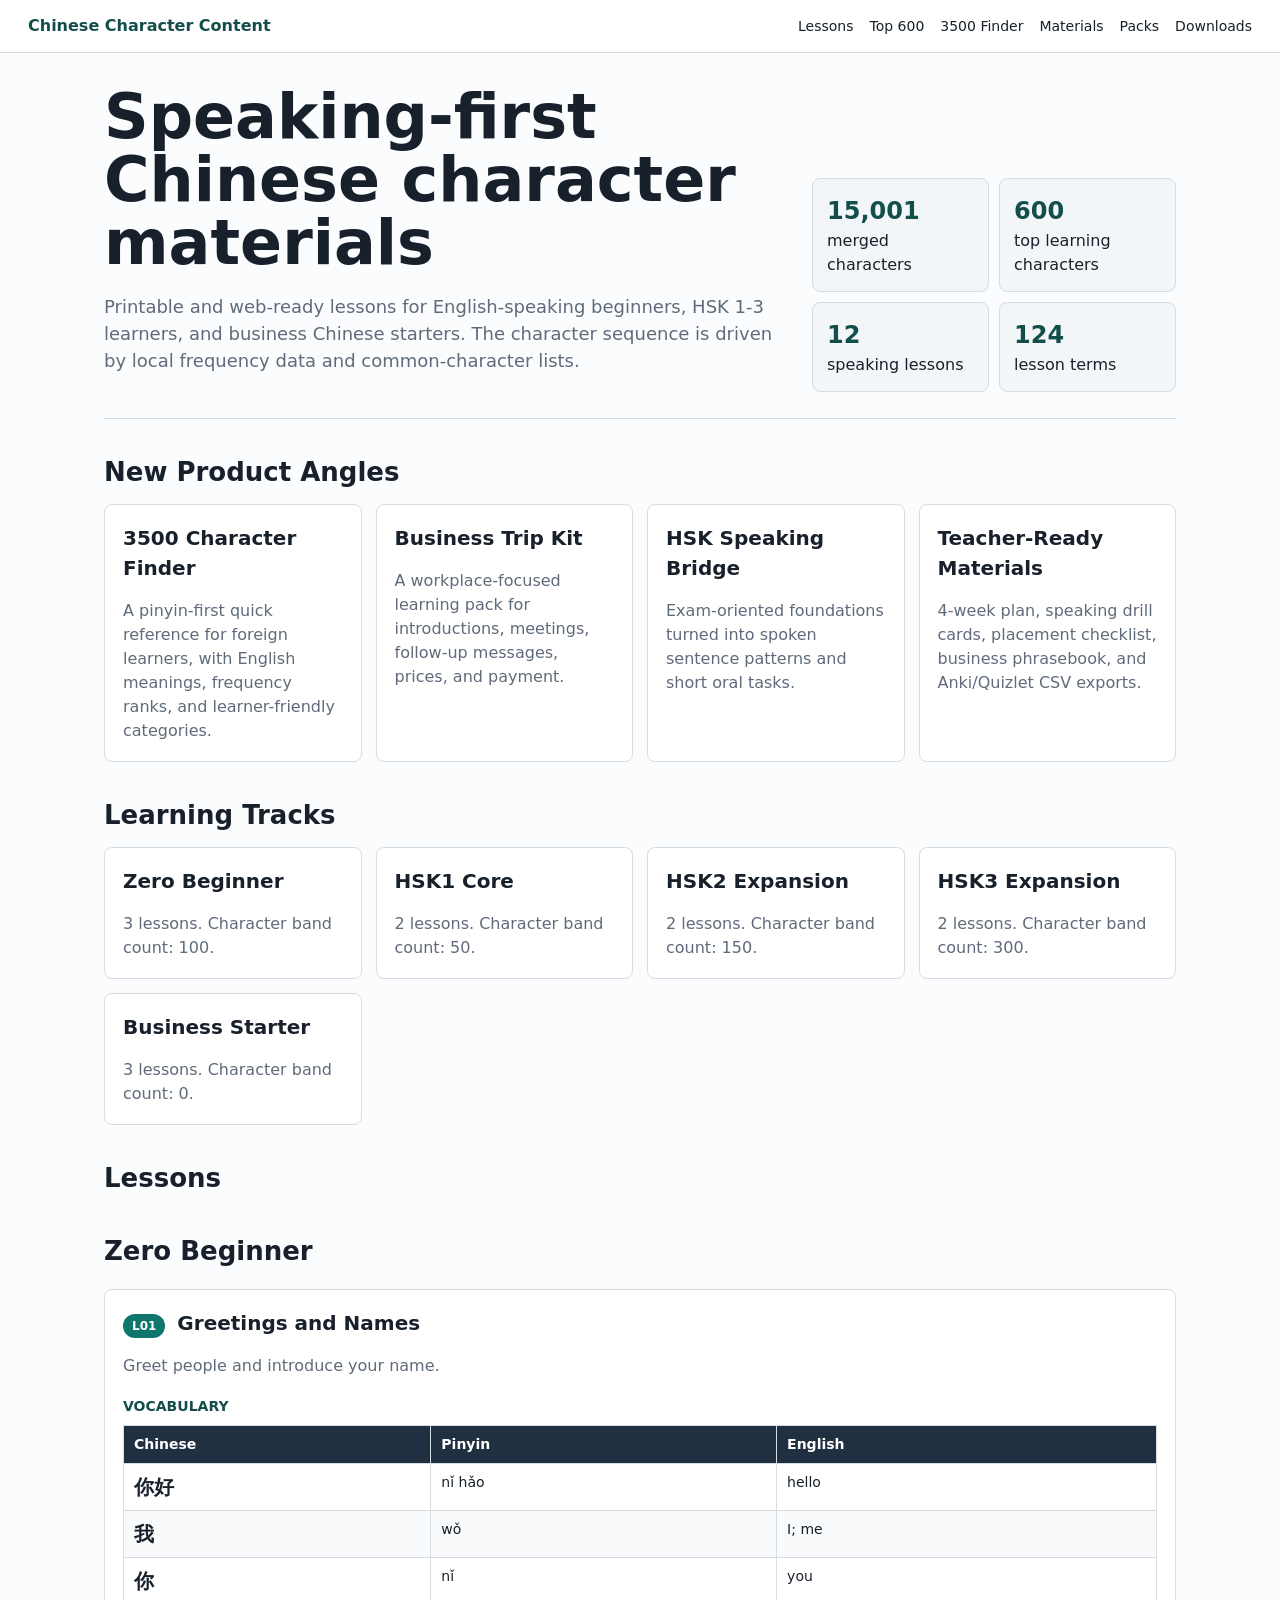
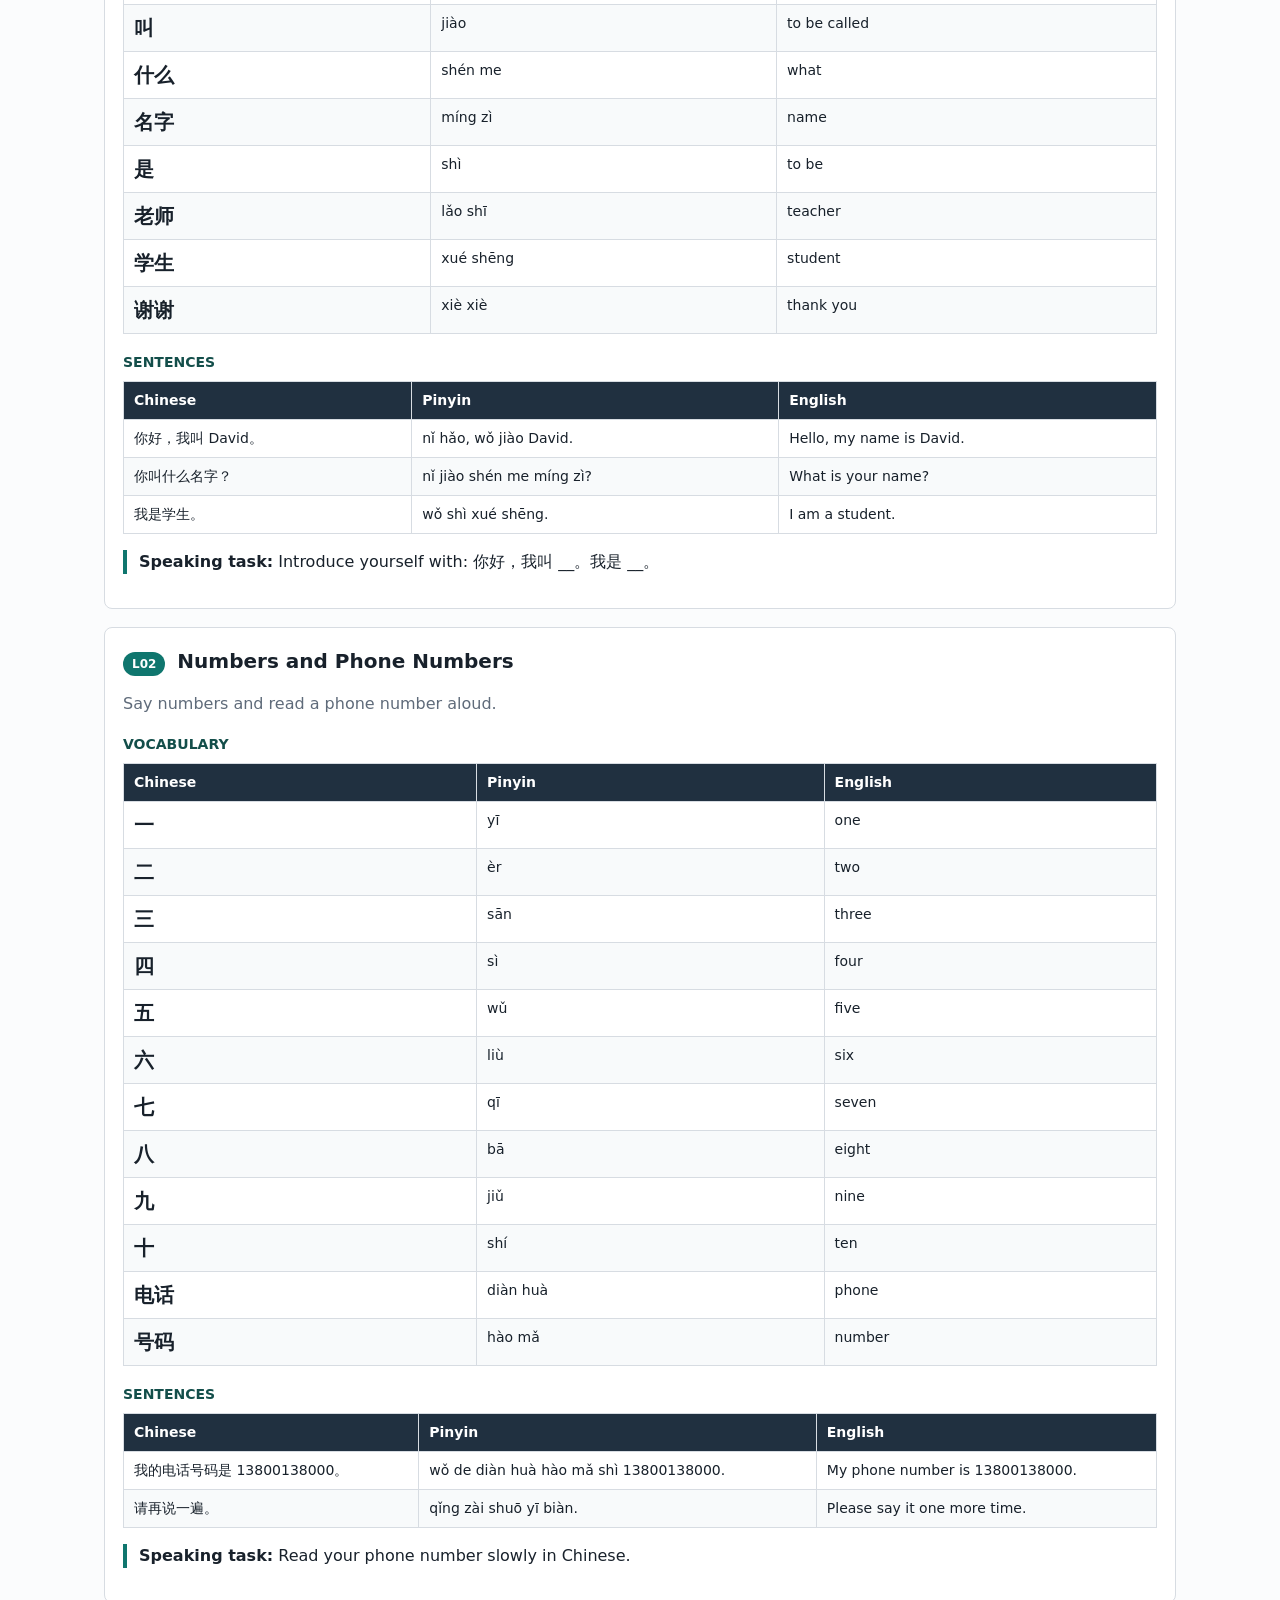
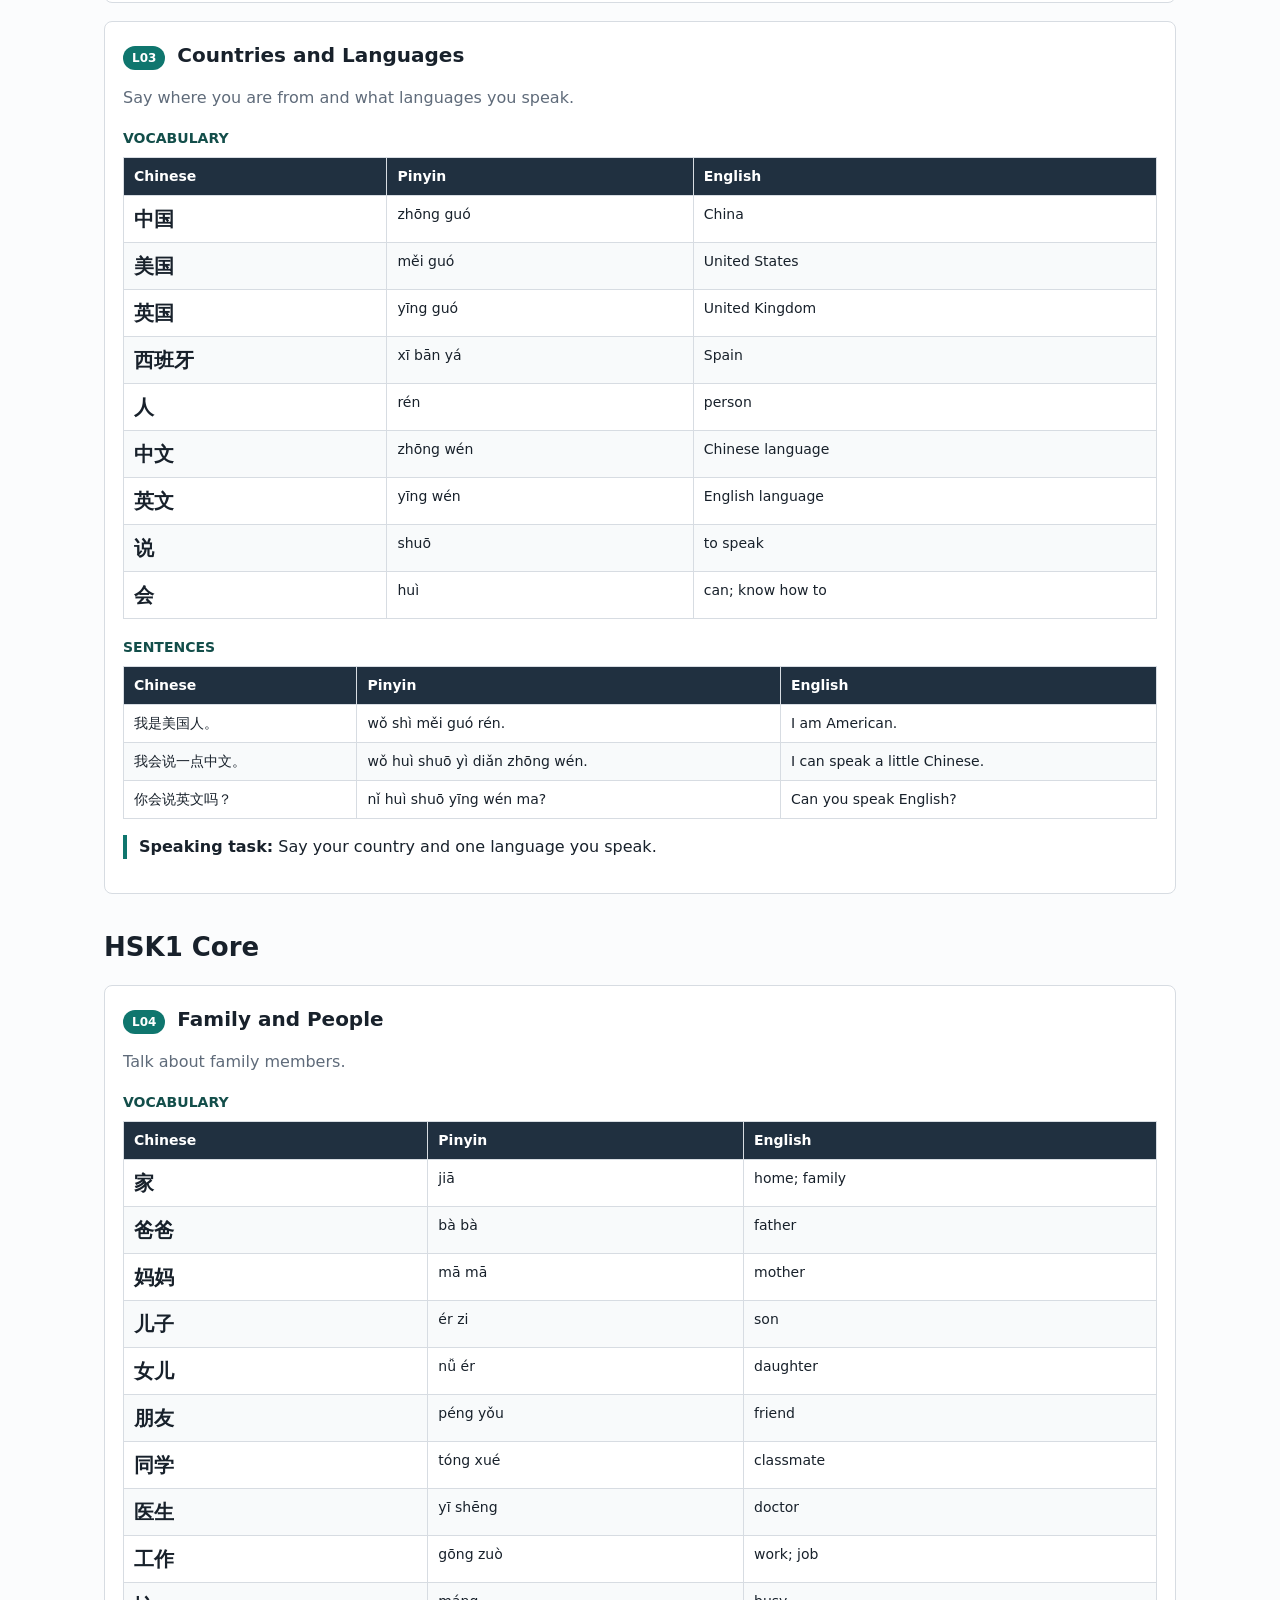
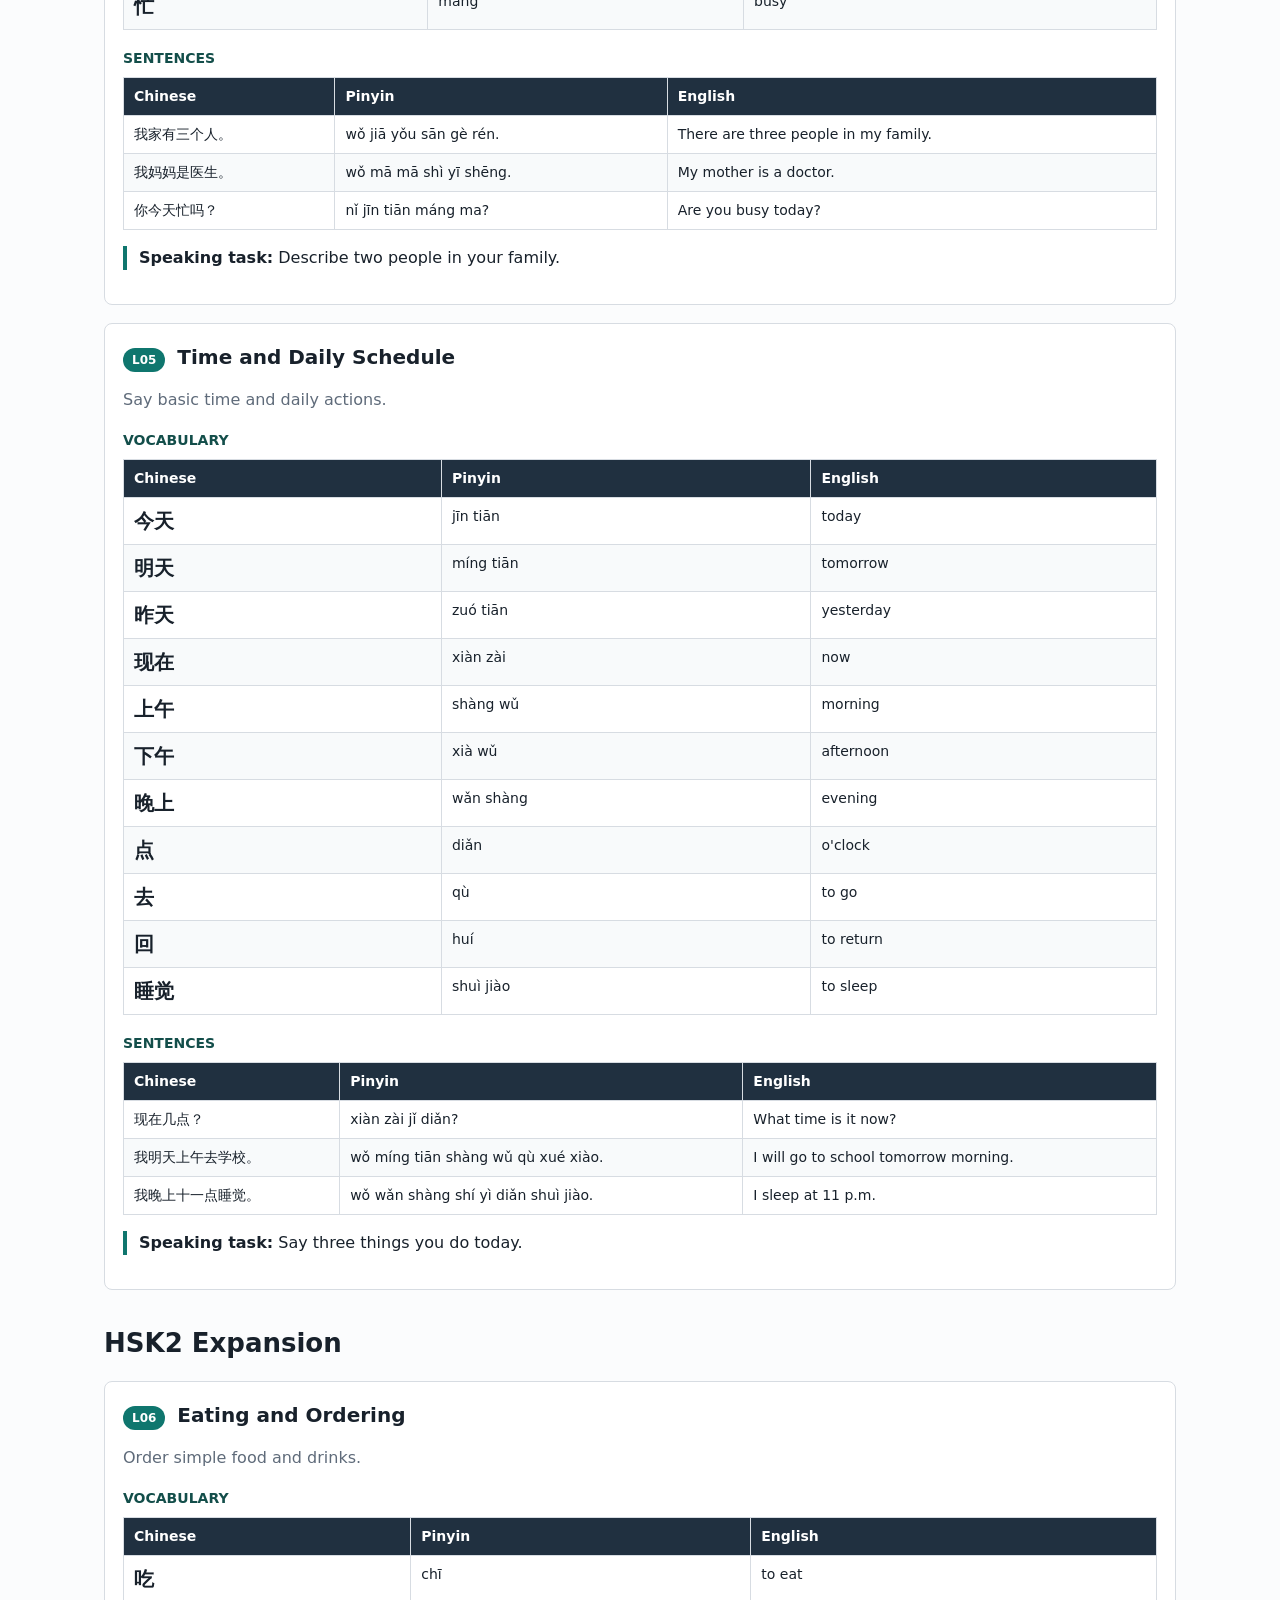
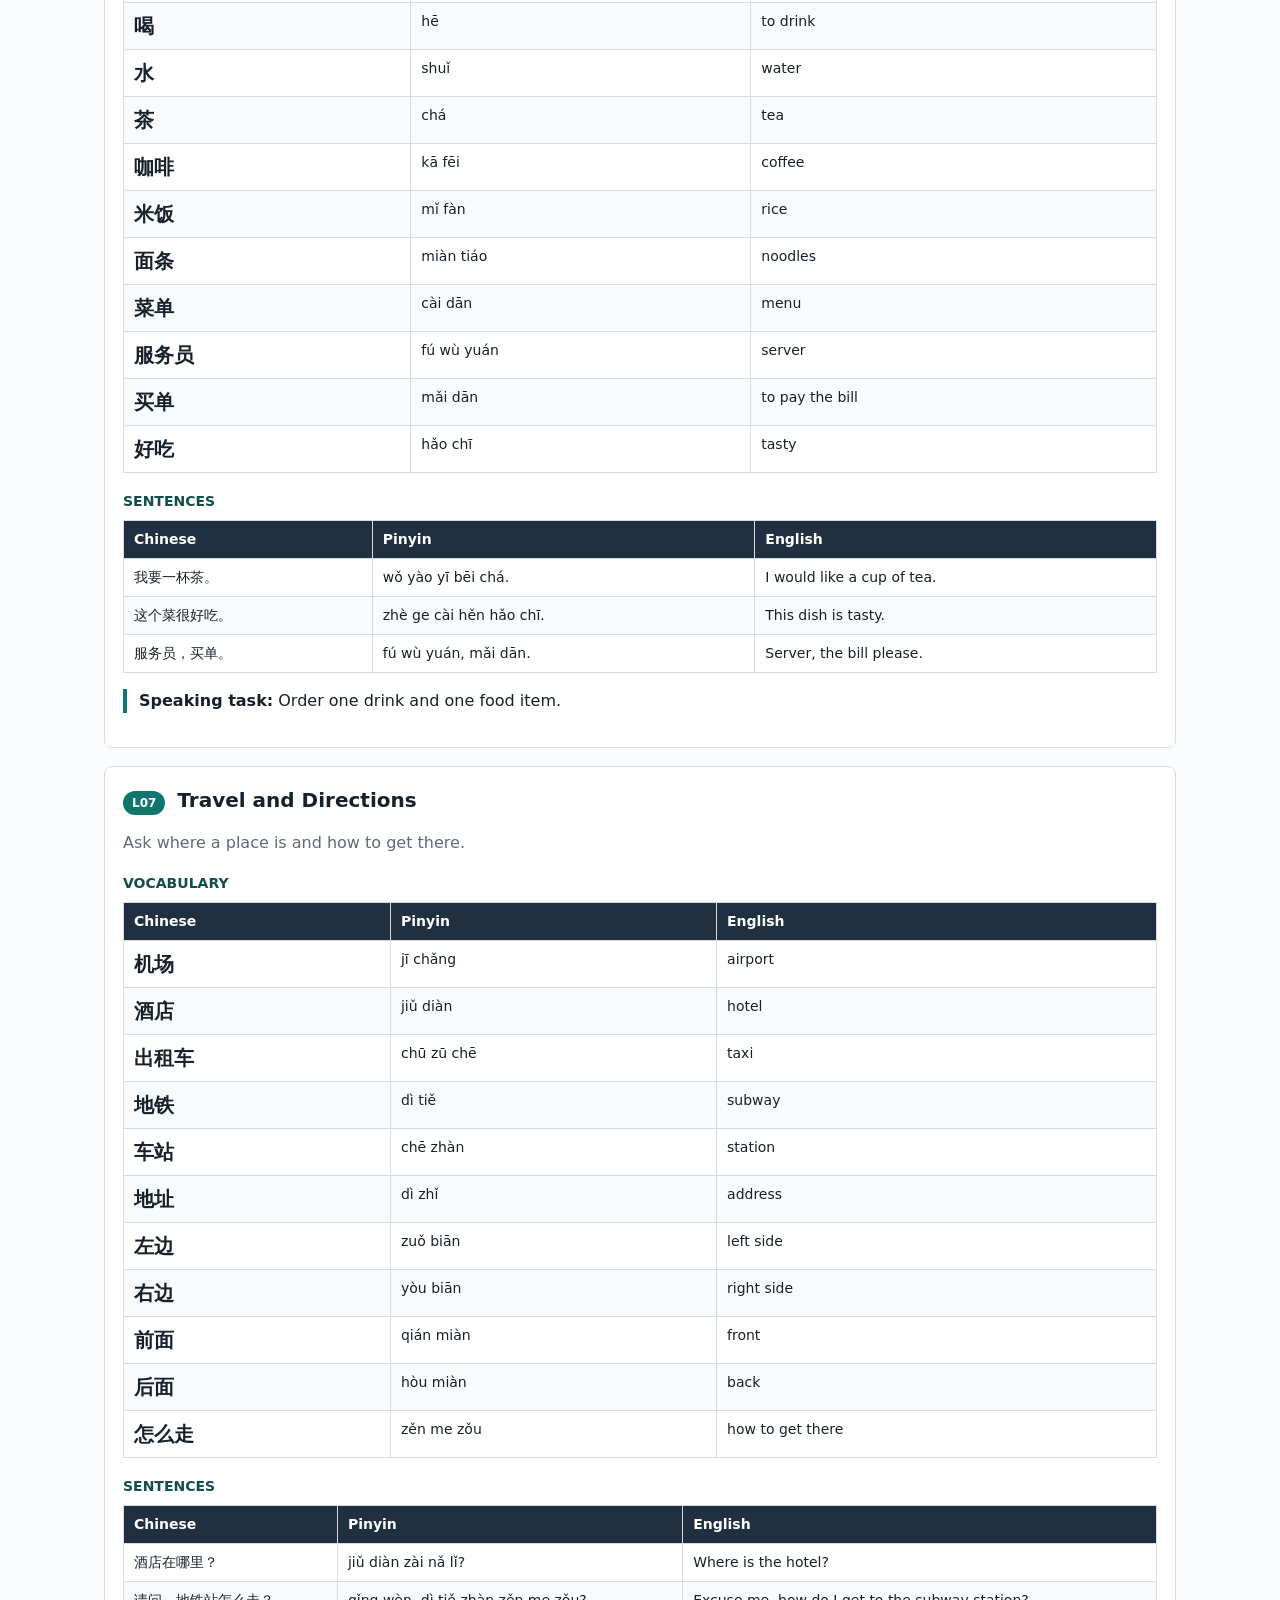
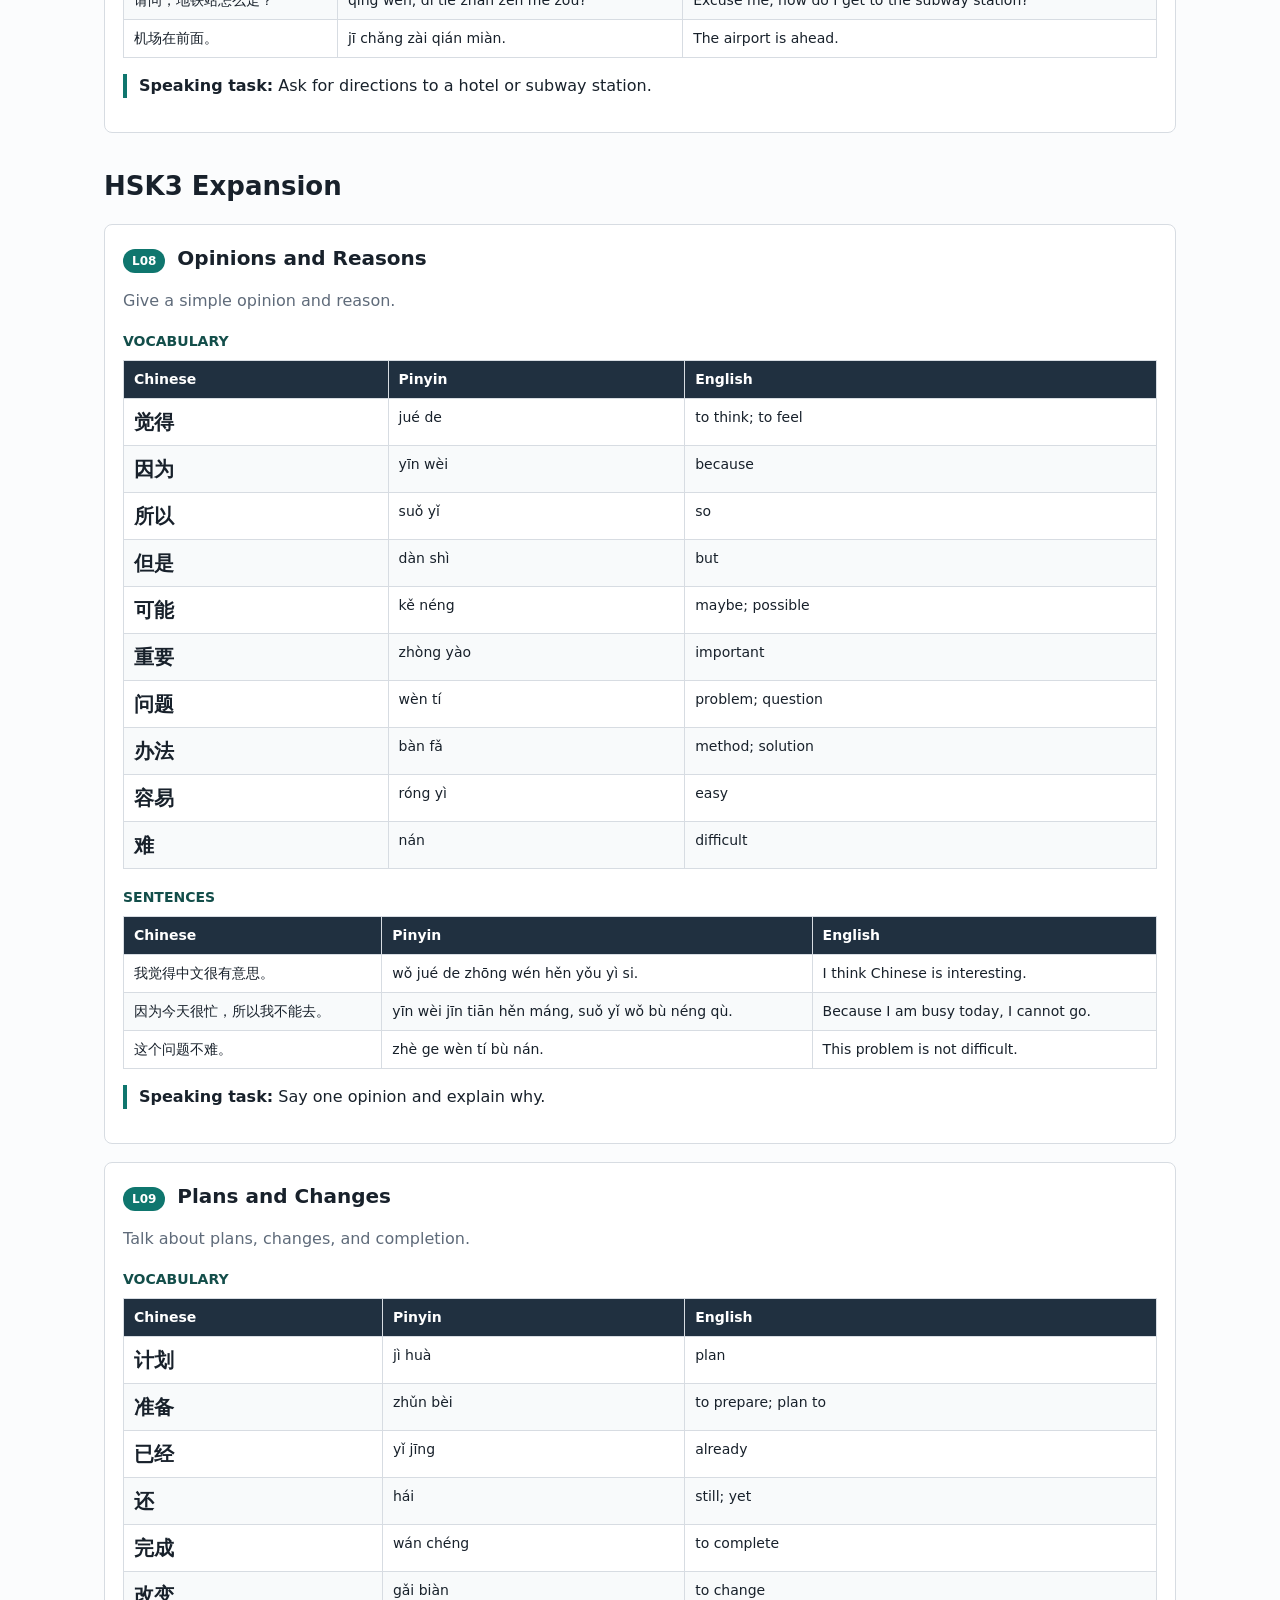
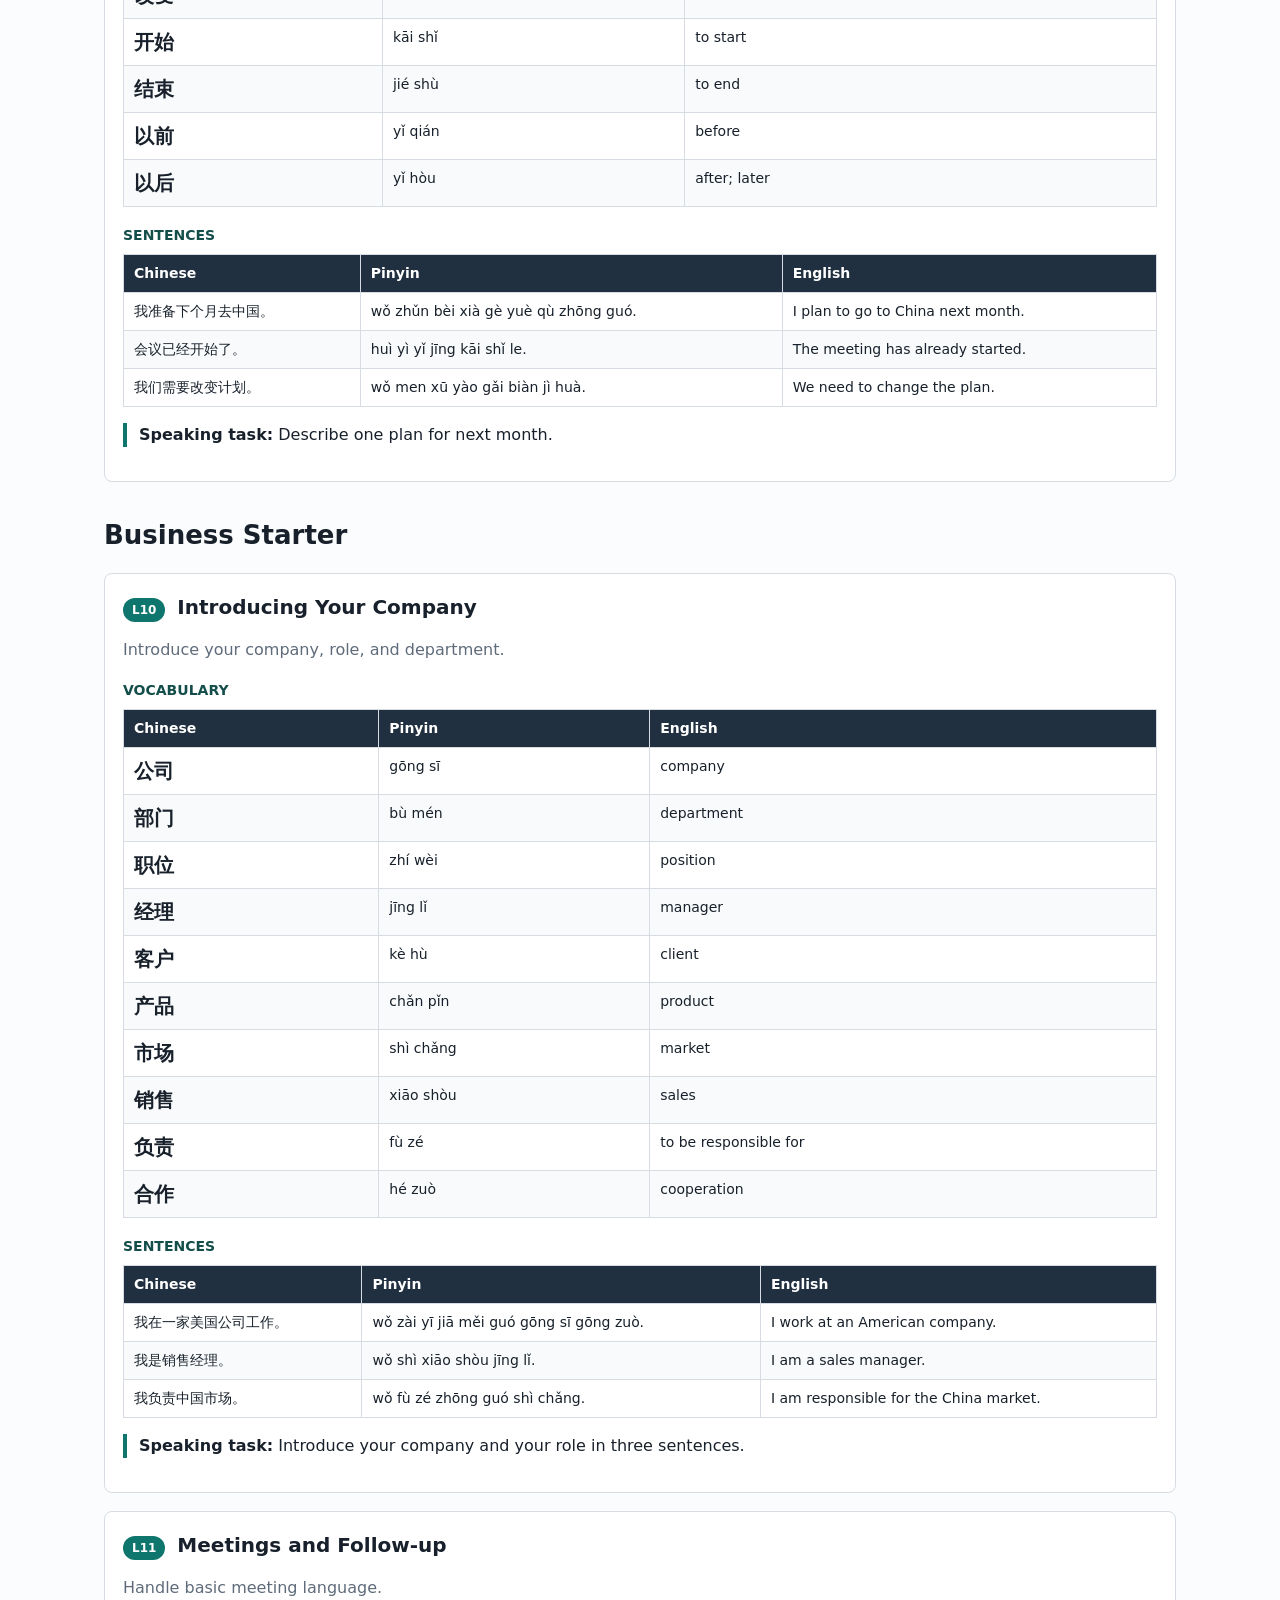
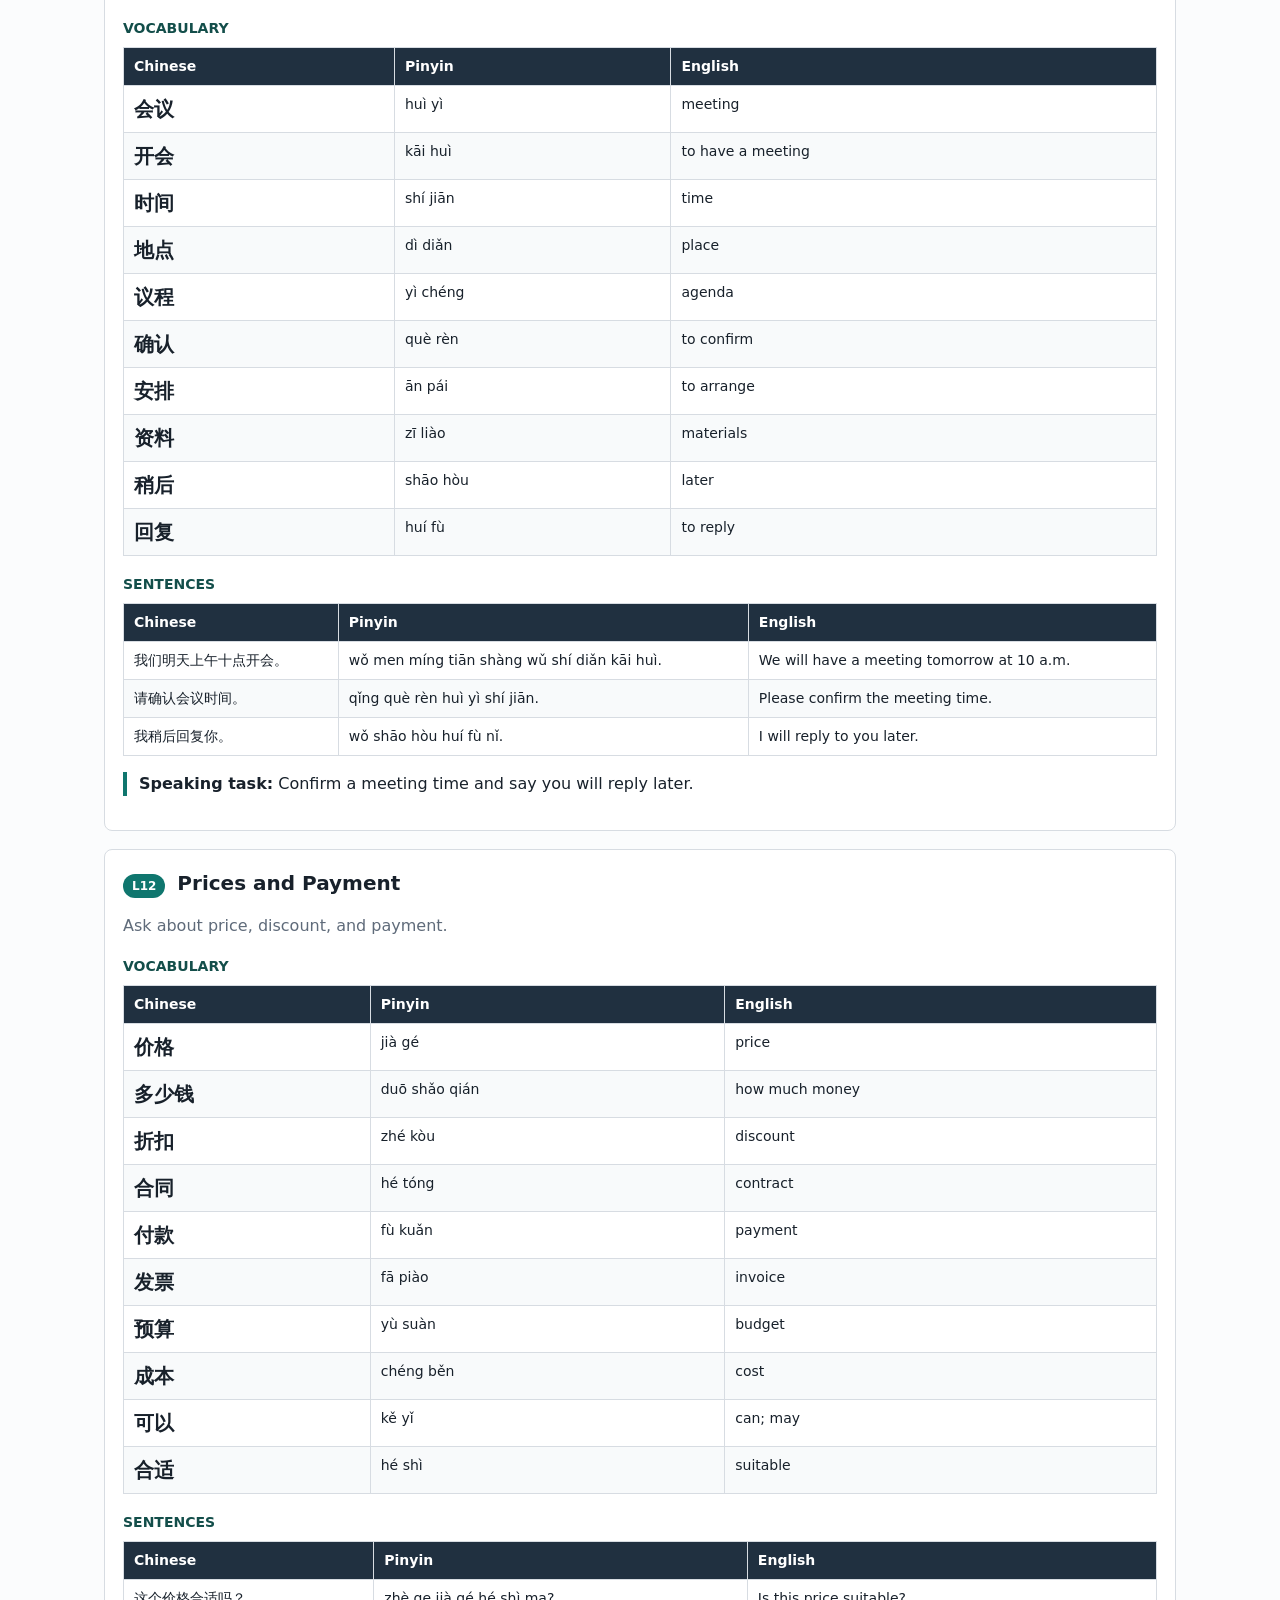
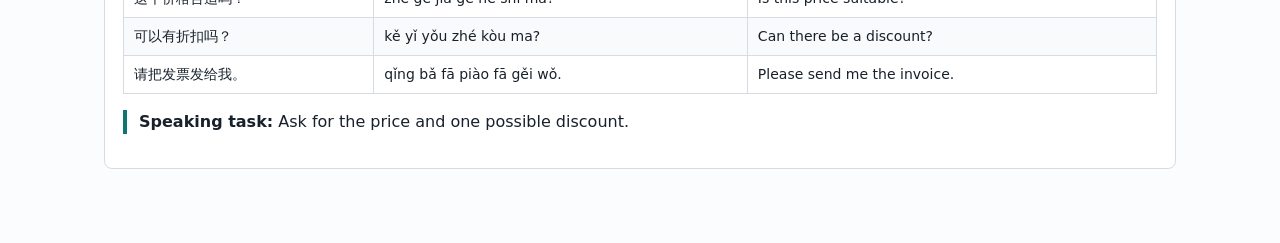
<file: docs/index.html>
<!doctype html>
<html lang="en">
<head>
  <meta charset="utf-8">
  <meta name="viewport" content="width=device-width, initial-scale=1">
  <title>Chinese Character Content</title>
  <link rel="stylesheet" href="assets/styles.css">
</head>
<body>
  <header class="topbar">
    <a class="brand" href="index.html">Chinese Character Content</a>
    <nav>
      <a href="index.html#lessons">Lessons</a>
      <a href="characters.html">Top 600</a>
      <a href="common-3500.html">3500 Finder</a>
      <a href="materials.html">Materials</a>
      <a href="packs.html">Packs</a>
      <a href="downloads.html">Downloads</a>
    </nav>
  </header>
  <main>

    <section class="hero">
      <div>
        <h1>Speaking-first Chinese character materials</h1>
        <p class="lead">Printable and web-ready lessons for English-speaking beginners, HSK 1-3 learners, and business Chinese starters. The character sequence is driven by local frequency data and common-character lists.</p>
      </div>
      <div class="stats">
        <div class="stat"><strong>15,001</strong><span>merged characters</span></div>
        <div class="stat"><strong>600</strong><span>top learning characters</span></div>
        <div class="stat"><strong>12</strong><span>speaking lessons</span></div>
        <div class="stat"><strong>124</strong><span>lesson terms</span></div>
      </div>
    </section>
    <section>
      <h2>New Product Angles</h2>
      <div class="grid">
        <section class="tile"><h3>3500 Character Finder</h3><p>A pinyin-first quick reference for foreign learners, with English meanings, frequency ranks, and learner-friendly categories.</p></section>
        <section class="tile"><h3>Business Trip Kit</h3><p>A workplace-focused learning pack for introductions, meetings, follow-up messages, prices, and payment.</p></section>
        <section class="tile"><h3>HSK Speaking Bridge</h3><p>Exam-oriented foundations turned into spoken sentence patterns and short oral tasks.</p></section>
        <section class="tile"><h3>Teacher-Ready Materials</h3><p>4-week plan, speaking drill cards, placement checklist, business phrasebook, and Anki/Quizlet CSV exports.</p></section>
      </div>
    </section>
    <section>
      <h2>Learning Tracks</h2>
      <div class="grid"><section class='tile'><h3>Zero Beginner</h3><p>3 lessons. Character band count: 100.</p></section>
<section class='tile'><h3>HSK1 Core</h3><p>2 lessons. Character band count: 50.</p></section>
<section class='tile'><h3>HSK2 Expansion</h3><p>2 lessons. Character band count: 150.</p></section>
<section class='tile'><h3>HSK3 Expansion</h3><p>2 lessons. Character band count: 300.</p></section>
<section class='tile'><h3>Business Starter</h3><p>3 lessons. Character band count: 0.</p></section></div>
    </section>
    <section id="lessons">
      <h2>Lessons</h2>
      <section id='zero-beginner'><h2>Zero Beginner</h2>
    <article class="lesson">
      <div class="lesson-head">
        <span>L01</span>
        <h3>Greetings and Names</h3>
      </div>
      <p class="goal">Greet people and introduce your name.</p>
      <h4>Vocabulary</h4>
      <table><thead><tr><th>Chinese</th><th>Pinyin</th><th>English</th></tr></thead><tbody><tr><td class='han'>你好</td><td>nǐ hǎo</td><td>hello</td></tr>
<tr><td class='han'>我</td><td>wǒ</td><td>I; me</td></tr>
<tr><td class='han'>你</td><td>nǐ</td><td>you</td></tr>
<tr><td class='han'>叫</td><td>jiào</td><td>to be called</td></tr>
<tr><td class='han'>什么</td><td>shén me</td><td>what</td></tr>
<tr><td class='han'>名字</td><td>míng zì</td><td>name</td></tr>
<tr><td class='han'>是</td><td>shì</td><td>to be</td></tr>
<tr><td class='han'>老师</td><td>lǎo shī</td><td>teacher</td></tr>
<tr><td class='han'>学生</td><td>xué shēng</td><td>student</td></tr>
<tr><td class='han'>谢谢</td><td>xiè xiè</td><td>thank you</td></tr></tbody></table>
      <h4>Sentences</h4>
      <table><thead><tr><th>Chinese</th><th>Pinyin</th><th>English</th></tr></thead><tbody><tr><td>你好，我叫 David。</td><td>nǐ hǎo, wǒ jiào David.</td><td>Hello, my name is David.</td></tr>
<tr><td>你叫什么名字？</td><td>nǐ jiào shén me míng zì?</td><td>What is your name?</td></tr>
<tr><td>我是学生。</td><td>wǒ shì xué shēng.</td><td>I am a student.</td></tr></tbody></table>
      <p class="task"><strong>Speaking task:</strong> Introduce yourself with: 你好，我叫 __。我是 __。</p>
    </article>
    

    <article class="lesson">
      <div class="lesson-head">
        <span>L02</span>
        <h3>Numbers and Phone Numbers</h3>
      </div>
      <p class="goal">Say numbers and read a phone number aloud.</p>
      <h4>Vocabulary</h4>
      <table><thead><tr><th>Chinese</th><th>Pinyin</th><th>English</th></tr></thead><tbody><tr><td class='han'>一</td><td>yī</td><td>one</td></tr>
<tr><td class='han'>二</td><td>èr</td><td>two</td></tr>
<tr><td class='han'>三</td><td>sān</td><td>three</td></tr>
<tr><td class='han'>四</td><td>sì</td><td>four</td></tr>
<tr><td class='han'>五</td><td>wǔ</td><td>five</td></tr>
<tr><td class='han'>六</td><td>liù</td><td>six</td></tr>
<tr><td class='han'>七</td><td>qī</td><td>seven</td></tr>
<tr><td class='han'>八</td><td>bā</td><td>eight</td></tr>
<tr><td class='han'>九</td><td>jiǔ</td><td>nine</td></tr>
<tr><td class='han'>十</td><td>shí</td><td>ten</td></tr>
<tr><td class='han'>电话</td><td>diàn huà</td><td>phone</td></tr>
<tr><td class='han'>号码</td><td>hào mǎ</td><td>number</td></tr></tbody></table>
      <h4>Sentences</h4>
      <table><thead><tr><th>Chinese</th><th>Pinyin</th><th>English</th></tr></thead><tbody><tr><td>我的电话号码是 13800138000。</td><td>wǒ de diàn huà hào mǎ shì 13800138000.</td><td>My phone number is 13800138000.</td></tr>
<tr><td>请再说一遍。</td><td>qǐng zài shuō yī biàn.</td><td>Please say it one more time.</td></tr></tbody></table>
      <p class="task"><strong>Speaking task:</strong> Read your phone number slowly in Chinese.</p>
    </article>
    

    <article class="lesson">
      <div class="lesson-head">
        <span>L03</span>
        <h3>Countries and Languages</h3>
      </div>
      <p class="goal">Say where you are from and what languages you speak.</p>
      <h4>Vocabulary</h4>
      <table><thead><tr><th>Chinese</th><th>Pinyin</th><th>English</th></tr></thead><tbody><tr><td class='han'>中国</td><td>zhōng guó</td><td>China</td></tr>
<tr><td class='han'>美国</td><td>měi guó</td><td>United States</td></tr>
<tr><td class='han'>英国</td><td>yīng guó</td><td>United Kingdom</td></tr>
<tr><td class='han'>西班牙</td><td>xī bān yá</td><td>Spain</td></tr>
<tr><td class='han'>人</td><td>rén</td><td>person</td></tr>
<tr><td class='han'>中文</td><td>zhōng wén</td><td>Chinese language</td></tr>
<tr><td class='han'>英文</td><td>yīng wén</td><td>English language</td></tr>
<tr><td class='han'>说</td><td>shuō</td><td>to speak</td></tr>
<tr><td class='han'>会</td><td>huì</td><td>can; know how to</td></tr></tbody></table>
      <h4>Sentences</h4>
      <table><thead><tr><th>Chinese</th><th>Pinyin</th><th>English</th></tr></thead><tbody><tr><td>我是美国人。</td><td>wǒ shì měi guó rén.</td><td>I am American.</td></tr>
<tr><td>我会说一点中文。</td><td>wǒ huì shuō yì diǎn zhōng wén.</td><td>I can speak a little Chinese.</td></tr>
<tr><td>你会说英文吗？</td><td>nǐ huì shuō yīng wén ma?</td><td>Can you speak English?</td></tr></tbody></table>
      <p class="task"><strong>Speaking task:</strong> Say your country and one language you speak.</p>
    </article>
    </section><section id='hsk1-core'><h2>HSK1 Core</h2>
    <article class="lesson">
      <div class="lesson-head">
        <span>L04</span>
        <h3>Family and People</h3>
      </div>
      <p class="goal">Talk about family members.</p>
      <h4>Vocabulary</h4>
      <table><thead><tr><th>Chinese</th><th>Pinyin</th><th>English</th></tr></thead><tbody><tr><td class='han'>家</td><td>jiā</td><td>home; family</td></tr>
<tr><td class='han'>爸爸</td><td>bà bà</td><td>father</td></tr>
<tr><td class='han'>妈妈</td><td>mā mā</td><td>mother</td></tr>
<tr><td class='han'>儿子</td><td>ér zi</td><td>son</td></tr>
<tr><td class='han'>女儿</td><td>nǚ ér</td><td>daughter</td></tr>
<tr><td class='han'>朋友</td><td>péng yǒu</td><td>friend</td></tr>
<tr><td class='han'>同学</td><td>tóng xué</td><td>classmate</td></tr>
<tr><td class='han'>医生</td><td>yī shēng</td><td>doctor</td></tr>
<tr><td class='han'>工作</td><td>gōng zuò</td><td>work; job</td></tr>
<tr><td class='han'>忙</td><td>máng</td><td>busy</td></tr></tbody></table>
      <h4>Sentences</h4>
      <table><thead><tr><th>Chinese</th><th>Pinyin</th><th>English</th></tr></thead><tbody><tr><td>我家有三个人。</td><td>wǒ jiā yǒu sān gè rén.</td><td>There are three people in my family.</td></tr>
<tr><td>我妈妈是医生。</td><td>wǒ mā mā shì yī shēng.</td><td>My mother is a doctor.</td></tr>
<tr><td>你今天忙吗？</td><td>nǐ jīn tiān máng ma?</td><td>Are you busy today?</td></tr></tbody></table>
      <p class="task"><strong>Speaking task:</strong> Describe two people in your family.</p>
    </article>
    

    <article class="lesson">
      <div class="lesson-head">
        <span>L05</span>
        <h3>Time and Daily Schedule</h3>
      </div>
      <p class="goal">Say basic time and daily actions.</p>
      <h4>Vocabulary</h4>
      <table><thead><tr><th>Chinese</th><th>Pinyin</th><th>English</th></tr></thead><tbody><tr><td class='han'>今天</td><td>jīn tiān</td><td>today</td></tr>
<tr><td class='han'>明天</td><td>míng tiān</td><td>tomorrow</td></tr>
<tr><td class='han'>昨天</td><td>zuó tiān</td><td>yesterday</td></tr>
<tr><td class='han'>现在</td><td>xiàn zài</td><td>now</td></tr>
<tr><td class='han'>上午</td><td>shàng wǔ</td><td>morning</td></tr>
<tr><td class='han'>下午</td><td>xià wǔ</td><td>afternoon</td></tr>
<tr><td class='han'>晚上</td><td>wǎn shàng</td><td>evening</td></tr>
<tr><td class='han'>点</td><td>diǎn</td><td>o&#x27;clock</td></tr>
<tr><td class='han'>去</td><td>qù</td><td>to go</td></tr>
<tr><td class='han'>回</td><td>huí</td><td>to return</td></tr>
<tr><td class='han'>睡觉</td><td>shuì jiào</td><td>to sleep</td></tr></tbody></table>
      <h4>Sentences</h4>
      <table><thead><tr><th>Chinese</th><th>Pinyin</th><th>English</th></tr></thead><tbody><tr><td>现在几点？</td><td>xiàn zài jǐ diǎn?</td><td>What time is it now?</td></tr>
<tr><td>我明天上午去学校。</td><td>wǒ míng tiān shàng wǔ qù xué xiào.</td><td>I will go to school tomorrow morning.</td></tr>
<tr><td>我晚上十一点睡觉。</td><td>wǒ wǎn shàng shí yì diǎn shuì jiào.</td><td>I sleep at 11 p.m.</td></tr></tbody></table>
      <p class="task"><strong>Speaking task:</strong> Say three things you do today.</p>
    </article>
    </section><section id='hsk2-expansion'><h2>HSK2 Expansion</h2>
    <article class="lesson">
      <div class="lesson-head">
        <span>L06</span>
        <h3>Eating and Ordering</h3>
      </div>
      <p class="goal">Order simple food and drinks.</p>
      <h4>Vocabulary</h4>
      <table><thead><tr><th>Chinese</th><th>Pinyin</th><th>English</th></tr></thead><tbody><tr><td class='han'>吃</td><td>chī</td><td>to eat</td></tr>
<tr><td class='han'>喝</td><td>hē</td><td>to drink</td></tr>
<tr><td class='han'>水</td><td>shuǐ</td><td>water</td></tr>
<tr><td class='han'>茶</td><td>chá</td><td>tea</td></tr>
<tr><td class='han'>咖啡</td><td>kā fēi</td><td>coffee</td></tr>
<tr><td class='han'>米饭</td><td>mǐ fàn</td><td>rice</td></tr>
<tr><td class='han'>面条</td><td>miàn tiáo</td><td>noodles</td></tr>
<tr><td class='han'>菜单</td><td>cài dān</td><td>menu</td></tr>
<tr><td class='han'>服务员</td><td>fú wù yuán</td><td>server</td></tr>
<tr><td class='han'>买单</td><td>mǎi dān</td><td>to pay the bill</td></tr>
<tr><td class='han'>好吃</td><td>hǎo chī</td><td>tasty</td></tr></tbody></table>
      <h4>Sentences</h4>
      <table><thead><tr><th>Chinese</th><th>Pinyin</th><th>English</th></tr></thead><tbody><tr><td>我要一杯茶。</td><td>wǒ yào yī bēi chá.</td><td>I would like a cup of tea.</td></tr>
<tr><td>这个菜很好吃。</td><td>zhè ge cài hěn hǎo chī.</td><td>This dish is tasty.</td></tr>
<tr><td>服务员，买单。</td><td>fú wù yuán, mǎi dān.</td><td>Server, the bill please.</td></tr></tbody></table>
      <p class="task"><strong>Speaking task:</strong> Order one drink and one food item.</p>
    </article>
    

    <article class="lesson">
      <div class="lesson-head">
        <span>L07</span>
        <h3>Travel and Directions</h3>
      </div>
      <p class="goal">Ask where a place is and how to get there.</p>
      <h4>Vocabulary</h4>
      <table><thead><tr><th>Chinese</th><th>Pinyin</th><th>English</th></tr></thead><tbody><tr><td class='han'>机场</td><td>jī chǎng</td><td>airport</td></tr>
<tr><td class='han'>酒店</td><td>jiǔ diàn</td><td>hotel</td></tr>
<tr><td class='han'>出租车</td><td>chū zū chē</td><td>taxi</td></tr>
<tr><td class='han'>地铁</td><td>dì tiě</td><td>subway</td></tr>
<tr><td class='han'>车站</td><td>chē zhàn</td><td>station</td></tr>
<tr><td class='han'>地址</td><td>dì zhǐ</td><td>address</td></tr>
<tr><td class='han'>左边</td><td>zuǒ biān</td><td>left side</td></tr>
<tr><td class='han'>右边</td><td>yòu biān</td><td>right side</td></tr>
<tr><td class='han'>前面</td><td>qián miàn</td><td>front</td></tr>
<tr><td class='han'>后面</td><td>hòu miàn</td><td>back</td></tr>
<tr><td class='han'>怎么走</td><td>zěn me zǒu</td><td>how to get there</td></tr></tbody></table>
      <h4>Sentences</h4>
      <table><thead><tr><th>Chinese</th><th>Pinyin</th><th>English</th></tr></thead><tbody><tr><td>酒店在哪里？</td><td>jiǔ diàn zài nǎ lǐ?</td><td>Where is the hotel?</td></tr>
<tr><td>请问，地铁站怎么走？</td><td>qǐng wèn, dì tiě zhàn zěn me zǒu?</td><td>Excuse me, how do I get to the subway station?</td></tr>
<tr><td>机场在前面。</td><td>jī chǎng zài qián miàn.</td><td>The airport is ahead.</td></tr></tbody></table>
      <p class="task"><strong>Speaking task:</strong> Ask for directions to a hotel or subway station.</p>
    </article>
    </section><section id='hsk3-expansion'><h2>HSK3 Expansion</h2>
    <article class="lesson">
      <div class="lesson-head">
        <span>L08</span>
        <h3>Opinions and Reasons</h3>
      </div>
      <p class="goal">Give a simple opinion and reason.</p>
      <h4>Vocabulary</h4>
      <table><thead><tr><th>Chinese</th><th>Pinyin</th><th>English</th></tr></thead><tbody><tr><td class='han'>觉得</td><td>jué de</td><td>to think; to feel</td></tr>
<tr><td class='han'>因为</td><td>yīn wèi</td><td>because</td></tr>
<tr><td class='han'>所以</td><td>suǒ yǐ</td><td>so</td></tr>
<tr><td class='han'>但是</td><td>dàn shì</td><td>but</td></tr>
<tr><td class='han'>可能</td><td>kě néng</td><td>maybe; possible</td></tr>
<tr><td class='han'>重要</td><td>zhòng yào</td><td>important</td></tr>
<tr><td class='han'>问题</td><td>wèn tí</td><td>problem; question</td></tr>
<tr><td class='han'>办法</td><td>bàn fǎ</td><td>method; solution</td></tr>
<tr><td class='han'>容易</td><td>róng yì</td><td>easy</td></tr>
<tr><td class='han'>难</td><td>nán</td><td>difficult</td></tr></tbody></table>
      <h4>Sentences</h4>
      <table><thead><tr><th>Chinese</th><th>Pinyin</th><th>English</th></tr></thead><tbody><tr><td>我觉得中文很有意思。</td><td>wǒ jué de zhōng wén hěn yǒu yì si.</td><td>I think Chinese is interesting.</td></tr>
<tr><td>因为今天很忙，所以我不能去。</td><td>yīn wèi jīn tiān hěn máng, suǒ yǐ wǒ bù néng qù.</td><td>Because I am busy today, I cannot go.</td></tr>
<tr><td>这个问题不难。</td><td>zhè ge wèn tí bù nán.</td><td>This problem is not difficult.</td></tr></tbody></table>
      <p class="task"><strong>Speaking task:</strong> Say one opinion and explain why.</p>
    </article>
    

    <article class="lesson">
      <div class="lesson-head">
        <span>L09</span>
        <h3>Plans and Changes</h3>
      </div>
      <p class="goal">Talk about plans, changes, and completion.</p>
      <h4>Vocabulary</h4>
      <table><thead><tr><th>Chinese</th><th>Pinyin</th><th>English</th></tr></thead><tbody><tr><td class='han'>计划</td><td>jì huà</td><td>plan</td></tr>
<tr><td class='han'>准备</td><td>zhǔn bèi</td><td>to prepare; plan to</td></tr>
<tr><td class='han'>已经</td><td>yǐ jīng</td><td>already</td></tr>
<tr><td class='han'>还</td><td>hái</td><td>still; yet</td></tr>
<tr><td class='han'>完成</td><td>wán chéng</td><td>to complete</td></tr>
<tr><td class='han'>改变</td><td>gǎi biàn</td><td>to change</td></tr>
<tr><td class='han'>开始</td><td>kāi shǐ</td><td>to start</td></tr>
<tr><td class='han'>结束</td><td>jié shù</td><td>to end</td></tr>
<tr><td class='han'>以前</td><td>yǐ qián</td><td>before</td></tr>
<tr><td class='han'>以后</td><td>yǐ hòu</td><td>after; later</td></tr></tbody></table>
      <h4>Sentences</h4>
      <table><thead><tr><th>Chinese</th><th>Pinyin</th><th>English</th></tr></thead><tbody><tr><td>我准备下个月去中国。</td><td>wǒ zhǔn bèi xià gè yuè qù zhōng guó.</td><td>I plan to go to China next month.</td></tr>
<tr><td>会议已经开始了。</td><td>huì yì yǐ jīng kāi shǐ le.</td><td>The meeting has already started.</td></tr>
<tr><td>我们需要改变计划。</td><td>wǒ men xū yào gǎi biàn jì huà.</td><td>We need to change the plan.</td></tr></tbody></table>
      <p class="task"><strong>Speaking task:</strong> Describe one plan for next month.</p>
    </article>
    </section><section id='business-starter'><h2>Business Starter</h2>
    <article class="lesson">
      <div class="lesson-head">
        <span>L10</span>
        <h3>Introducing Your Company</h3>
      </div>
      <p class="goal">Introduce your company, role, and department.</p>
      <h4>Vocabulary</h4>
      <table><thead><tr><th>Chinese</th><th>Pinyin</th><th>English</th></tr></thead><tbody><tr><td class='han'>公司</td><td>gōng sī</td><td>company</td></tr>
<tr><td class='han'>部门</td><td>bù mén</td><td>department</td></tr>
<tr><td class='han'>职位</td><td>zhí wèi</td><td>position</td></tr>
<tr><td class='han'>经理</td><td>jīng lǐ</td><td>manager</td></tr>
<tr><td class='han'>客户</td><td>kè hù</td><td>client</td></tr>
<tr><td class='han'>产品</td><td>chǎn pǐn</td><td>product</td></tr>
<tr><td class='han'>市场</td><td>shì chǎng</td><td>market</td></tr>
<tr><td class='han'>销售</td><td>xiāo shòu</td><td>sales</td></tr>
<tr><td class='han'>负责</td><td>fù zé</td><td>to be responsible for</td></tr>
<tr><td class='han'>合作</td><td>hé zuò</td><td>cooperation</td></tr></tbody></table>
      <h4>Sentences</h4>
      <table><thead><tr><th>Chinese</th><th>Pinyin</th><th>English</th></tr></thead><tbody><tr><td>我在一家美国公司工作。</td><td>wǒ zài yī jiā měi guó gōng sī gōng zuò.</td><td>I work at an American company.</td></tr>
<tr><td>我是销售经理。</td><td>wǒ shì xiāo shòu jīng lǐ.</td><td>I am a sales manager.</td></tr>
<tr><td>我负责中国市场。</td><td>wǒ fù zé zhōng guó shì chǎng.</td><td>I am responsible for the China market.</td></tr></tbody></table>
      <p class="task"><strong>Speaking task:</strong> Introduce your company and your role in three sentences.</p>
    </article>
    

    <article class="lesson">
      <div class="lesson-head">
        <span>L11</span>
        <h3>Meetings and Follow-up</h3>
      </div>
      <p class="goal">Handle basic meeting language.</p>
      <h4>Vocabulary</h4>
      <table><thead><tr><th>Chinese</th><th>Pinyin</th><th>English</th></tr></thead><tbody><tr><td class='han'>会议</td><td>huì yì</td><td>meeting</td></tr>
<tr><td class='han'>开会</td><td>kāi huì</td><td>to have a meeting</td></tr>
<tr><td class='han'>时间</td><td>shí jiān</td><td>time</td></tr>
<tr><td class='han'>地点</td><td>dì diǎn</td><td>place</td></tr>
<tr><td class='han'>议程</td><td>yì chéng</td><td>agenda</td></tr>
<tr><td class='han'>确认</td><td>què rèn</td><td>to confirm</td></tr>
<tr><td class='han'>安排</td><td>ān pái</td><td>to arrange</td></tr>
<tr><td class='han'>资料</td><td>zī liào</td><td>materials</td></tr>
<tr><td class='han'>稍后</td><td>shāo hòu</td><td>later</td></tr>
<tr><td class='han'>回复</td><td>huí fù</td><td>to reply</td></tr></tbody></table>
      <h4>Sentences</h4>
      <table><thead><tr><th>Chinese</th><th>Pinyin</th><th>English</th></tr></thead><tbody><tr><td>我们明天上午十点开会。</td><td>wǒ men míng tiān shàng wǔ shí diǎn kāi huì.</td><td>We will have a meeting tomorrow at 10 a.m.</td></tr>
<tr><td>请确认会议时间。</td><td>qǐng què rèn huì yì shí jiān.</td><td>Please confirm the meeting time.</td></tr>
<tr><td>我稍后回复你。</td><td>wǒ shāo hòu huí fù nǐ.</td><td>I will reply to you later.</td></tr></tbody></table>
      <p class="task"><strong>Speaking task:</strong> Confirm a meeting time and say you will reply later.</p>
    </article>
    

    <article class="lesson">
      <div class="lesson-head">
        <span>L12</span>
        <h3>Prices and Payment</h3>
      </div>
      <p class="goal">Ask about price, discount, and payment.</p>
      <h4>Vocabulary</h4>
      <table><thead><tr><th>Chinese</th><th>Pinyin</th><th>English</th></tr></thead><tbody><tr><td class='han'>价格</td><td>jià gé</td><td>price</td></tr>
<tr><td class='han'>多少钱</td><td>duō shǎo qián</td><td>how much money</td></tr>
<tr><td class='han'>折扣</td><td>zhé kòu</td><td>discount</td></tr>
<tr><td class='han'>合同</td><td>hé tóng</td><td>contract</td></tr>
<tr><td class='han'>付款</td><td>fù kuǎn</td><td>payment</td></tr>
<tr><td class='han'>发票</td><td>fā piào</td><td>invoice</td></tr>
<tr><td class='han'>预算</td><td>yù suàn</td><td>budget</td></tr>
<tr><td class='han'>成本</td><td>chéng běn</td><td>cost</td></tr>
<tr><td class='han'>可以</td><td>kě yǐ</td><td>can; may</td></tr>
<tr><td class='han'>合适</td><td>hé shì</td><td>suitable</td></tr></tbody></table>
      <h4>Sentences</h4>
      <table><thead><tr><th>Chinese</th><th>Pinyin</th><th>English</th></tr></thead><tbody><tr><td>这个价格合适吗？</td><td>zhè ge jià gé hé shì ma?</td><td>Is this price suitable?</td></tr>
<tr><td>可以有折扣吗？</td><td>kě yǐ yǒu zhé kòu ma?</td><td>Can there be a discount?</td></tr>
<tr><td>请把发票发给我。</td><td>qǐng bǎ fā piào fā gěi wǒ.</td><td>Please send me the invoice.</td></tr></tbody></table>
      <p class="task"><strong>Speaking task:</strong> Ask for the price and one possible discount.</p>
    </article>
    </section>
    </section>

  </main>
</body>
</html>
</file>
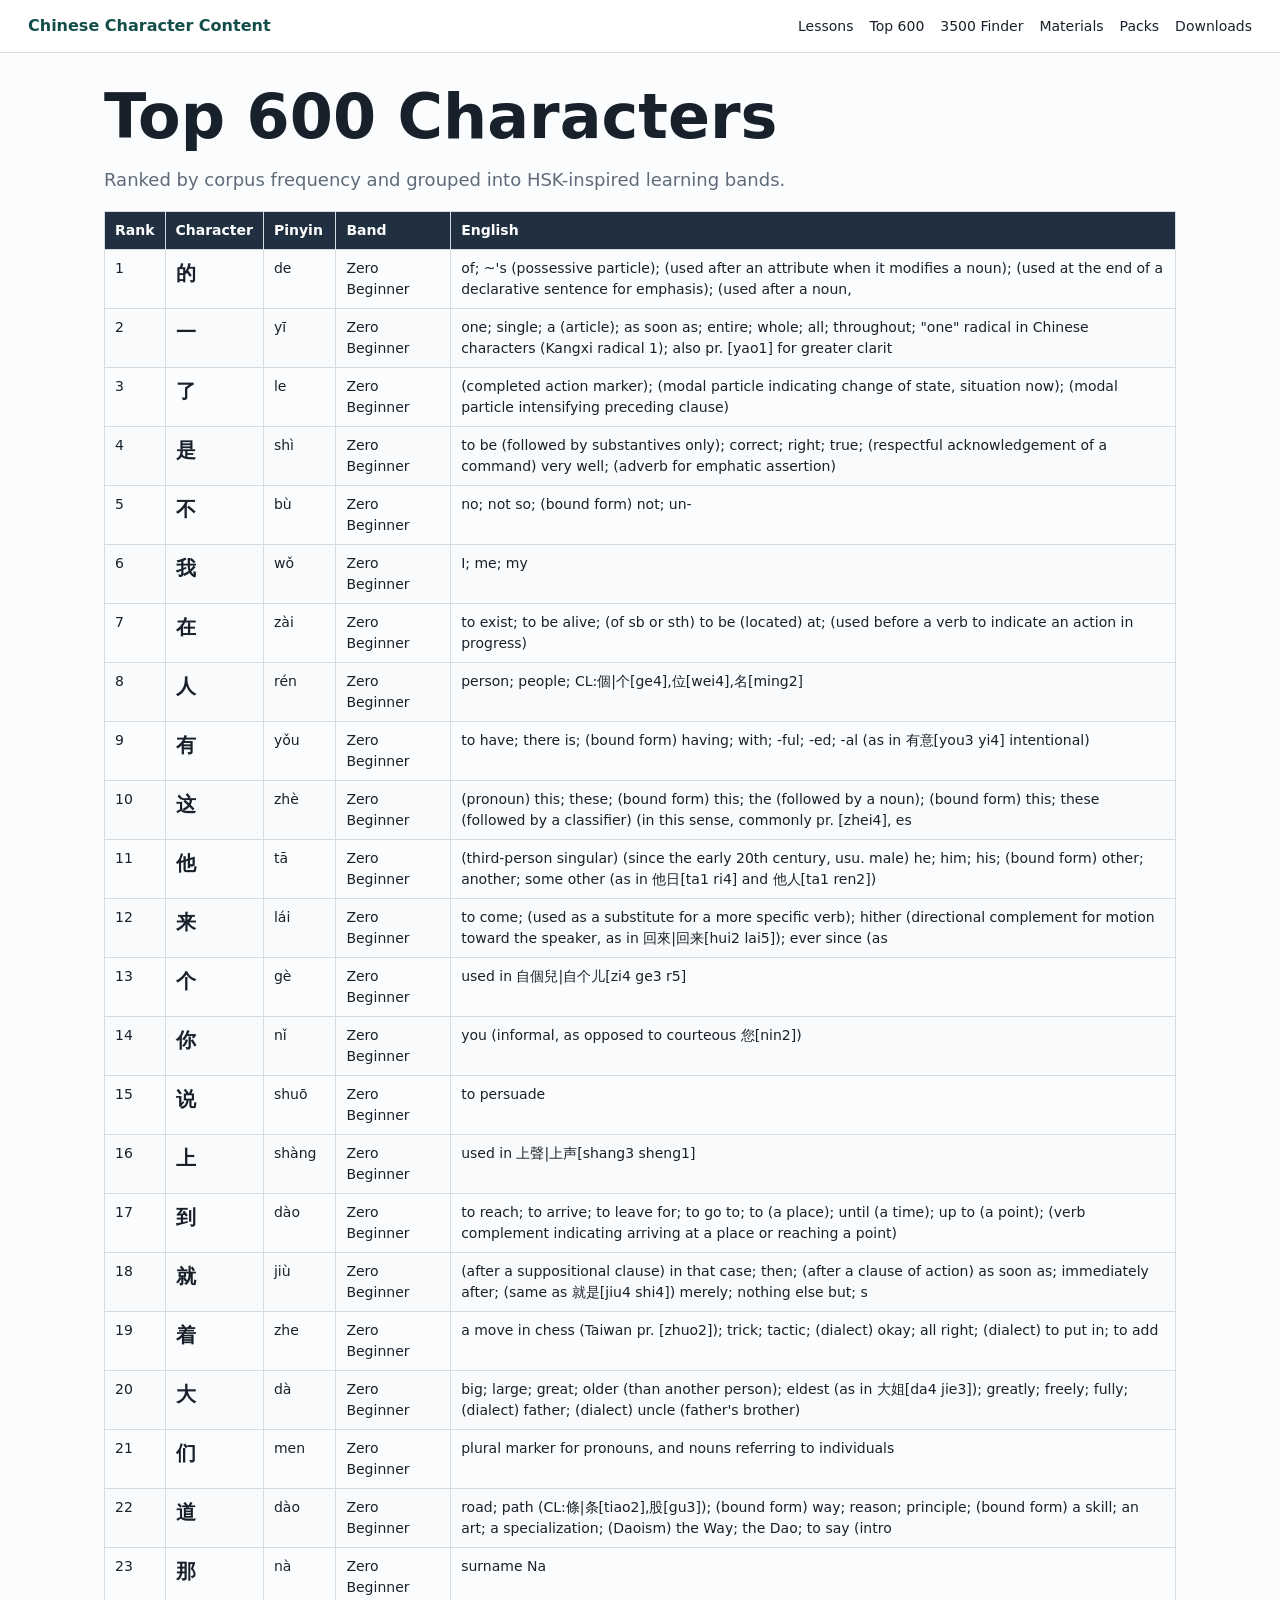
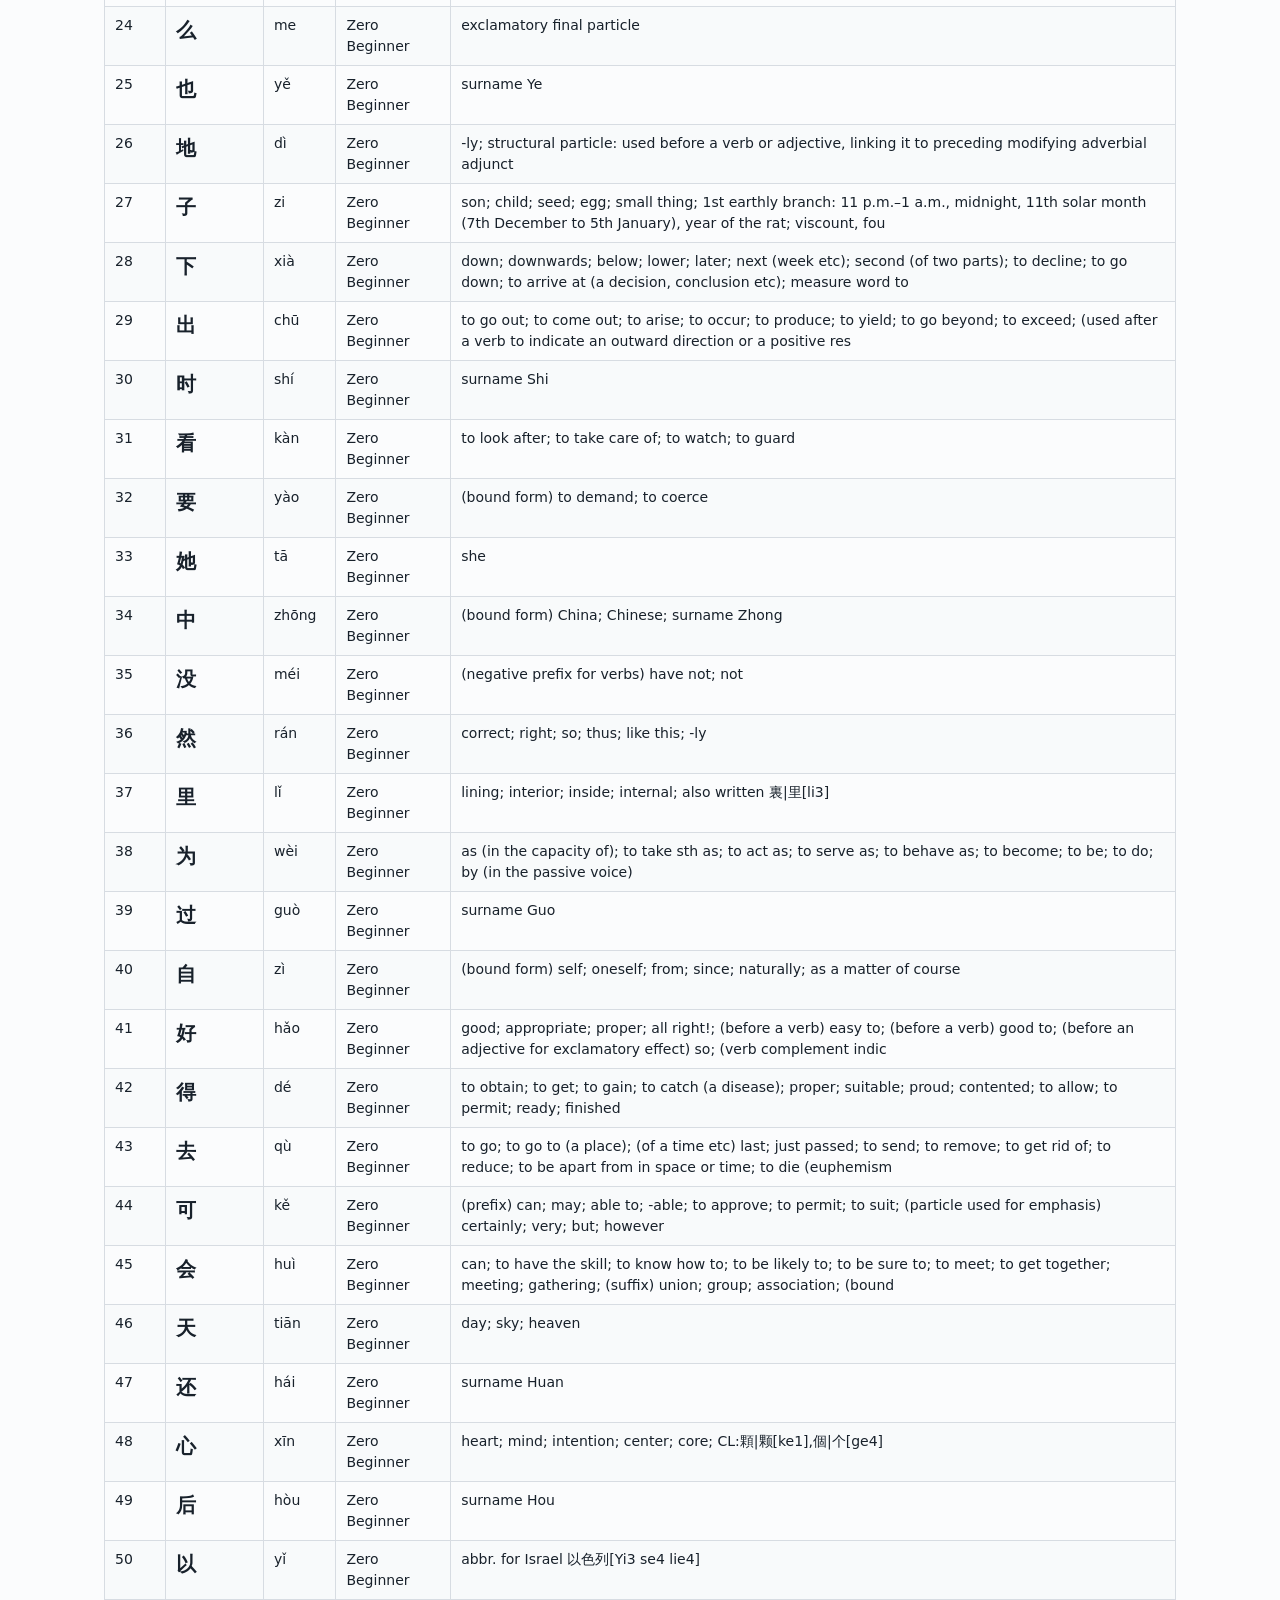
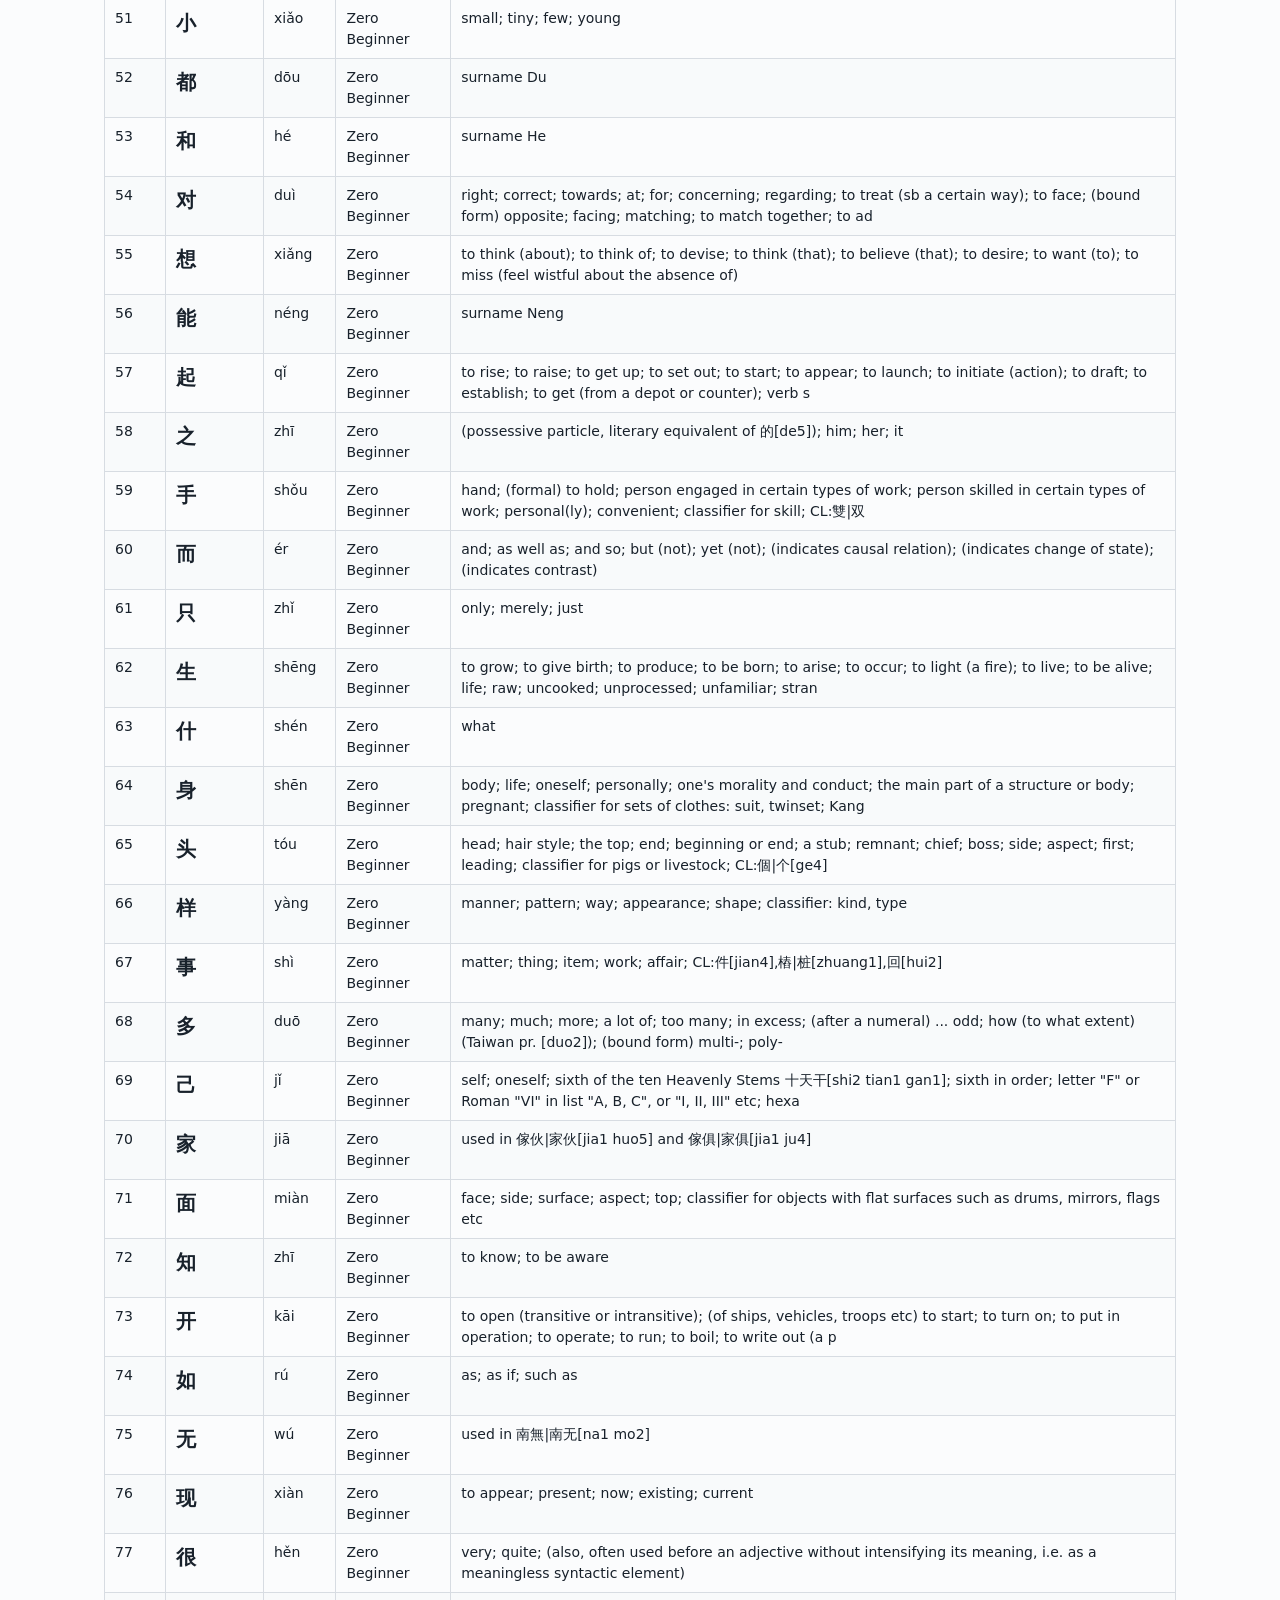
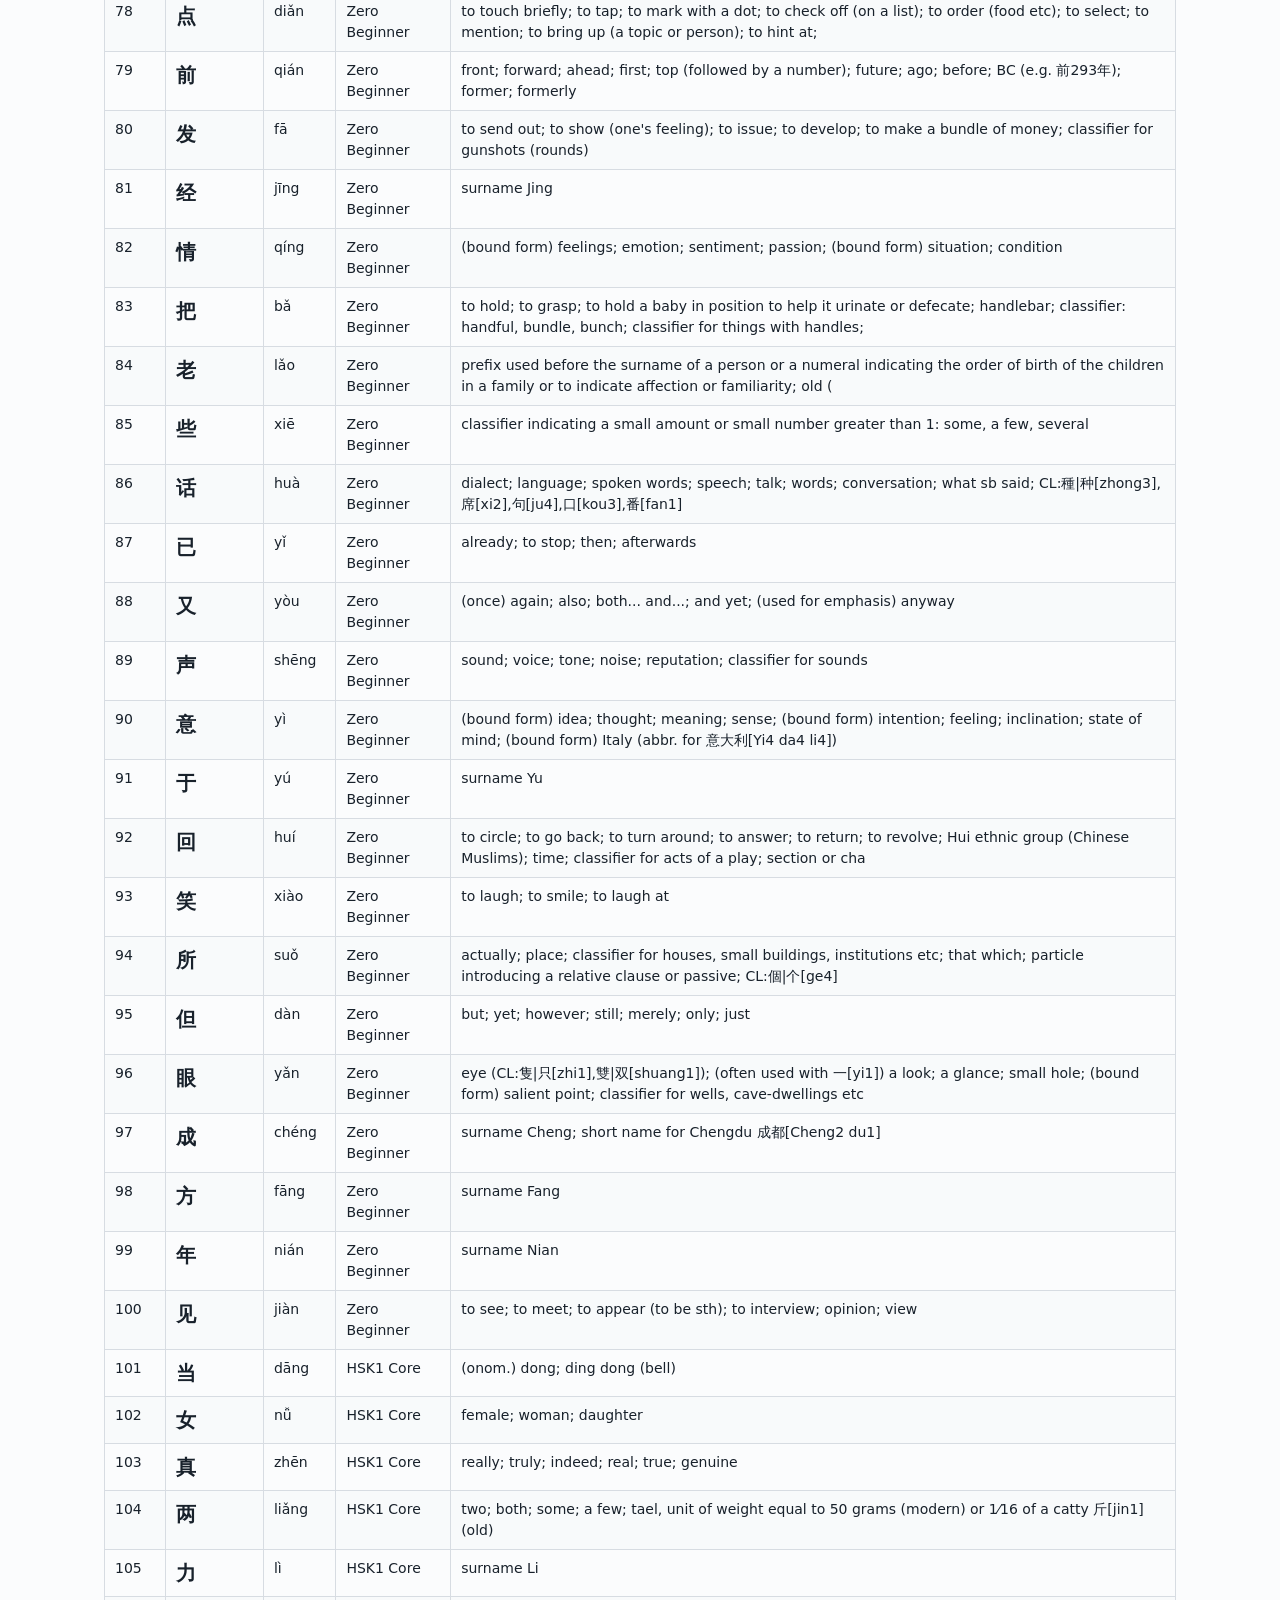
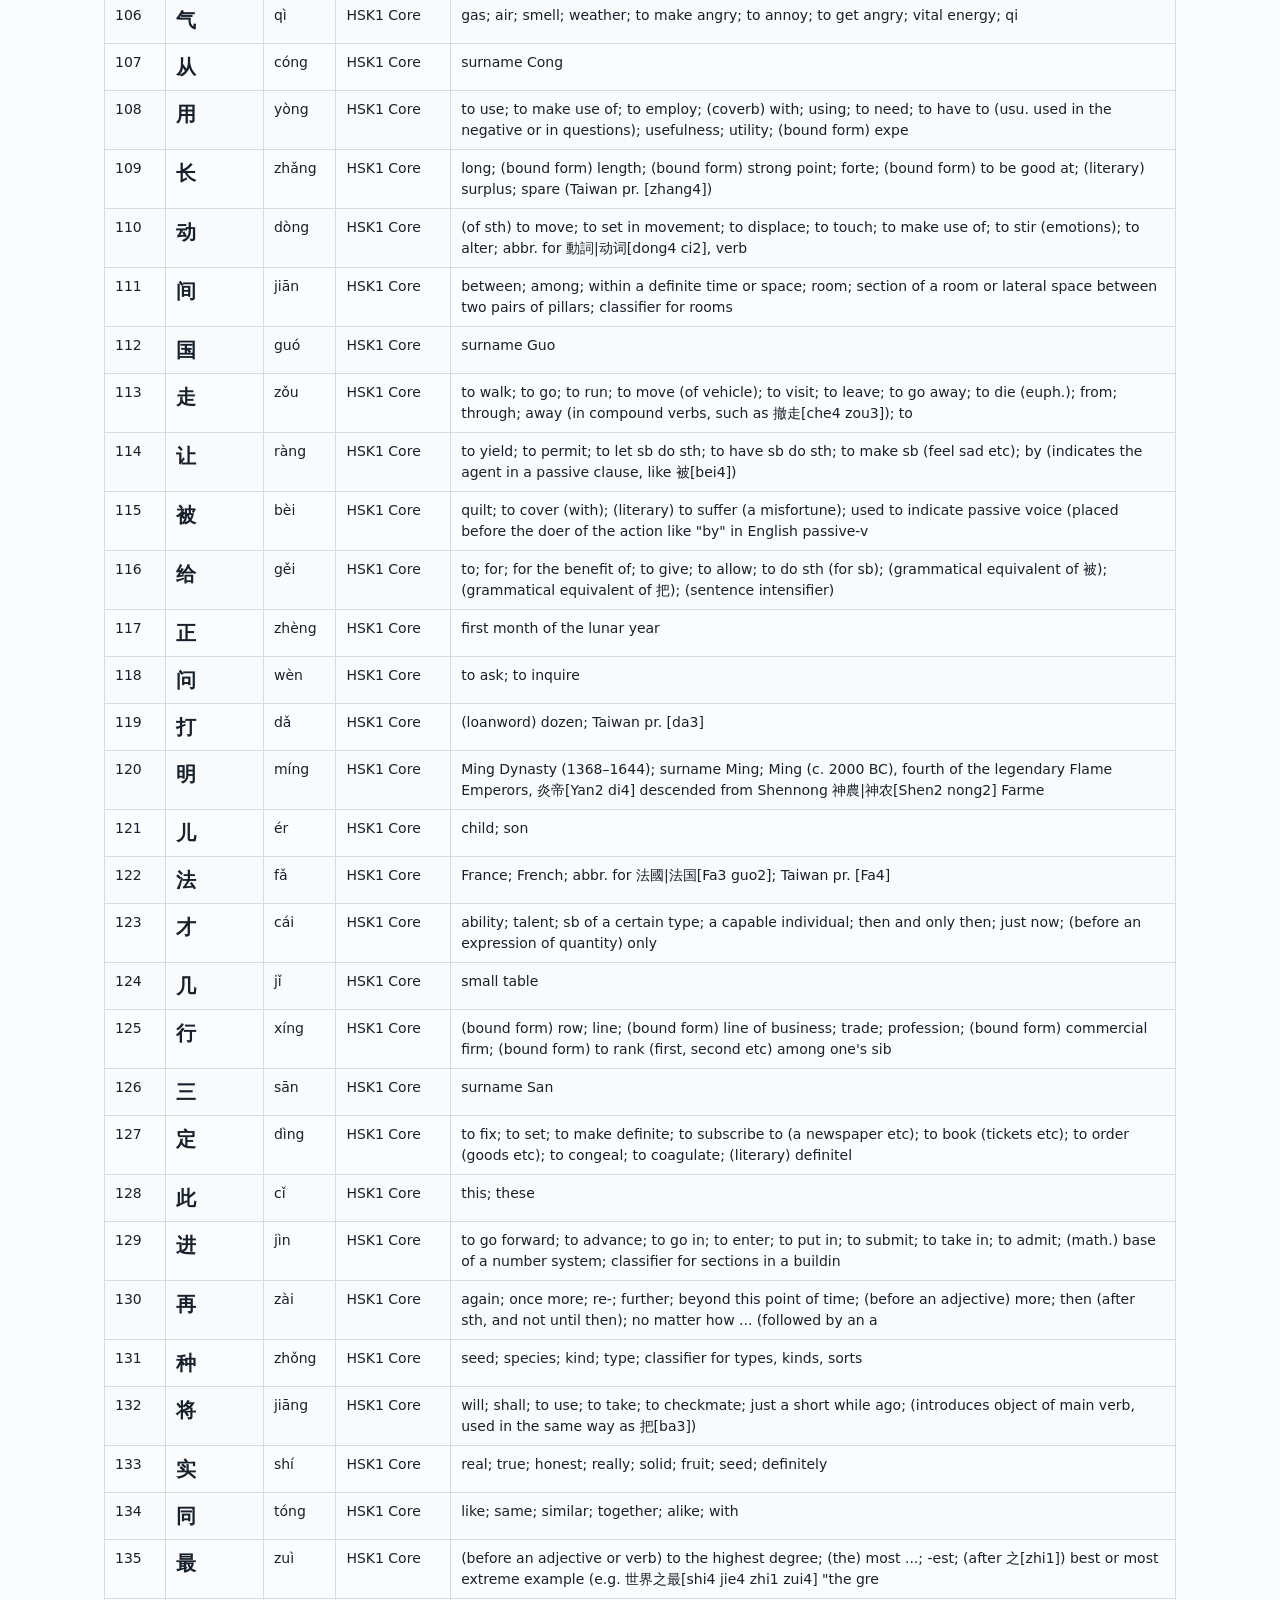
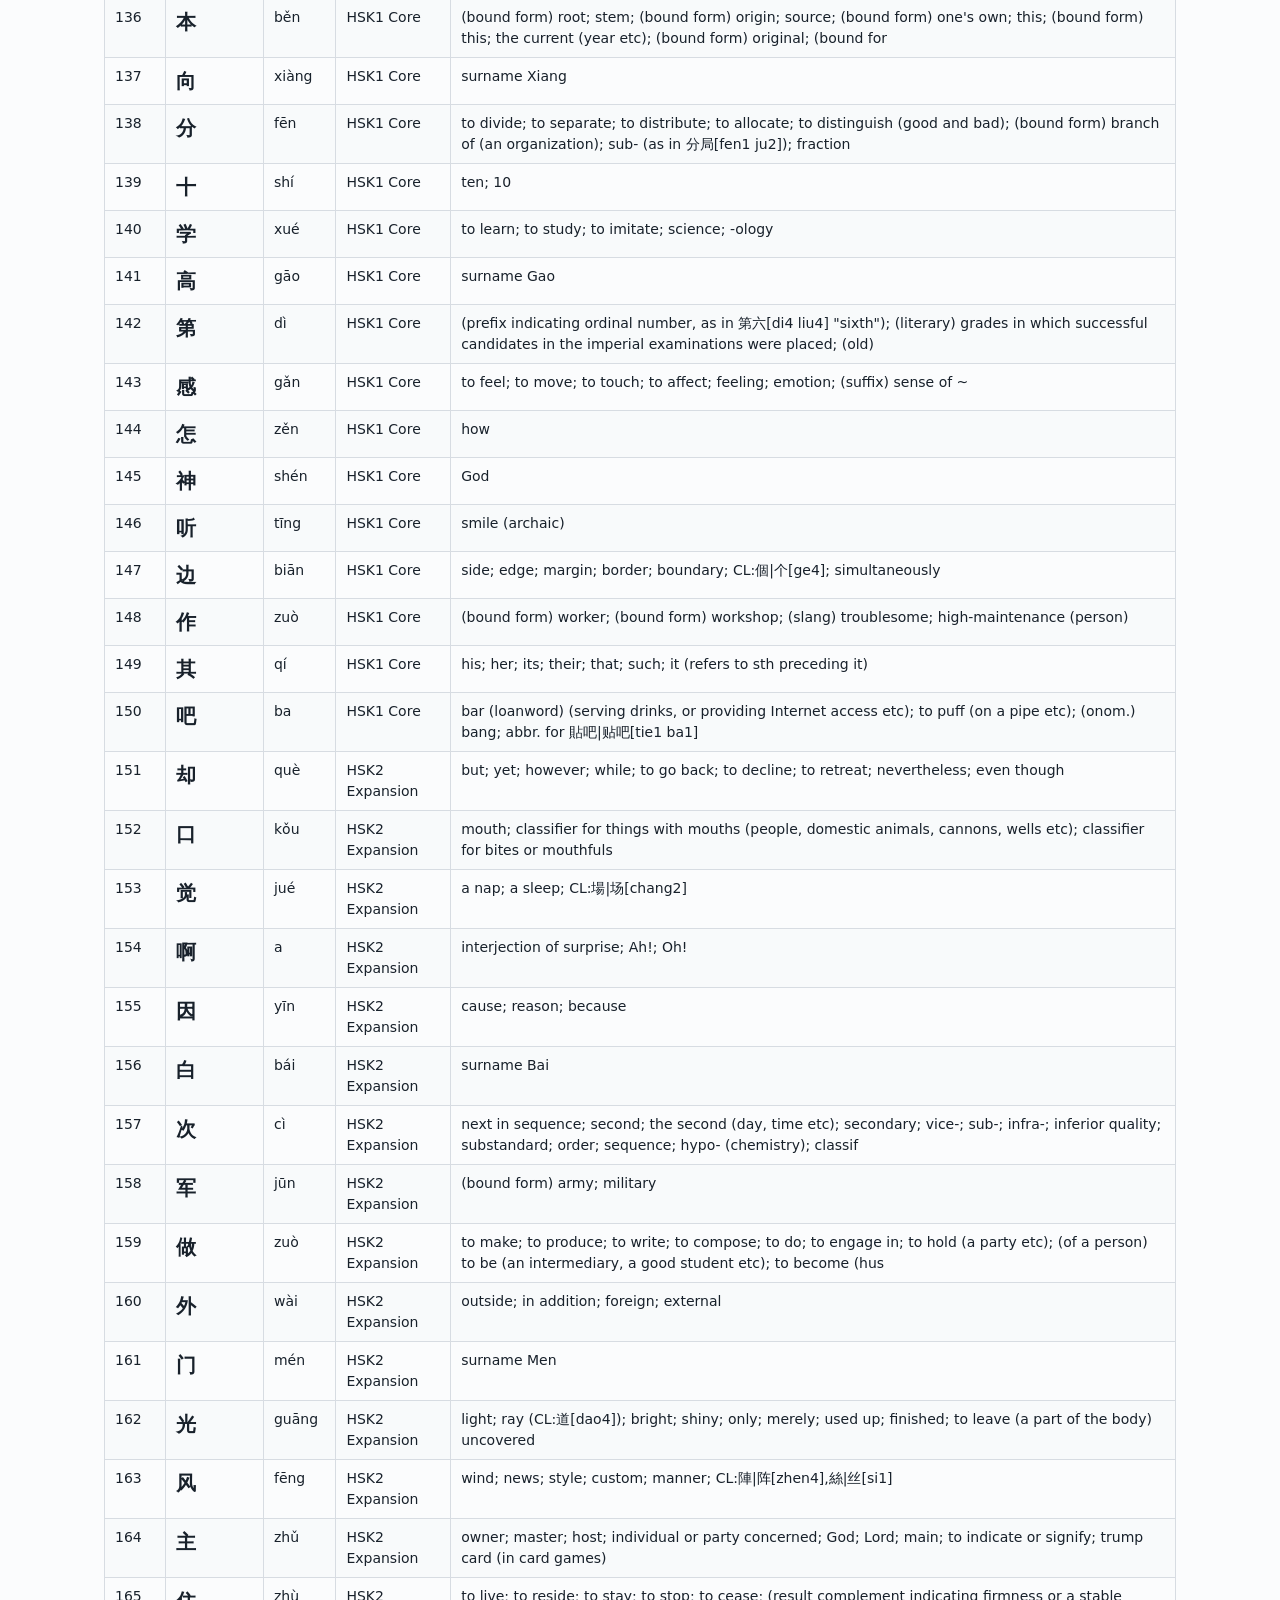
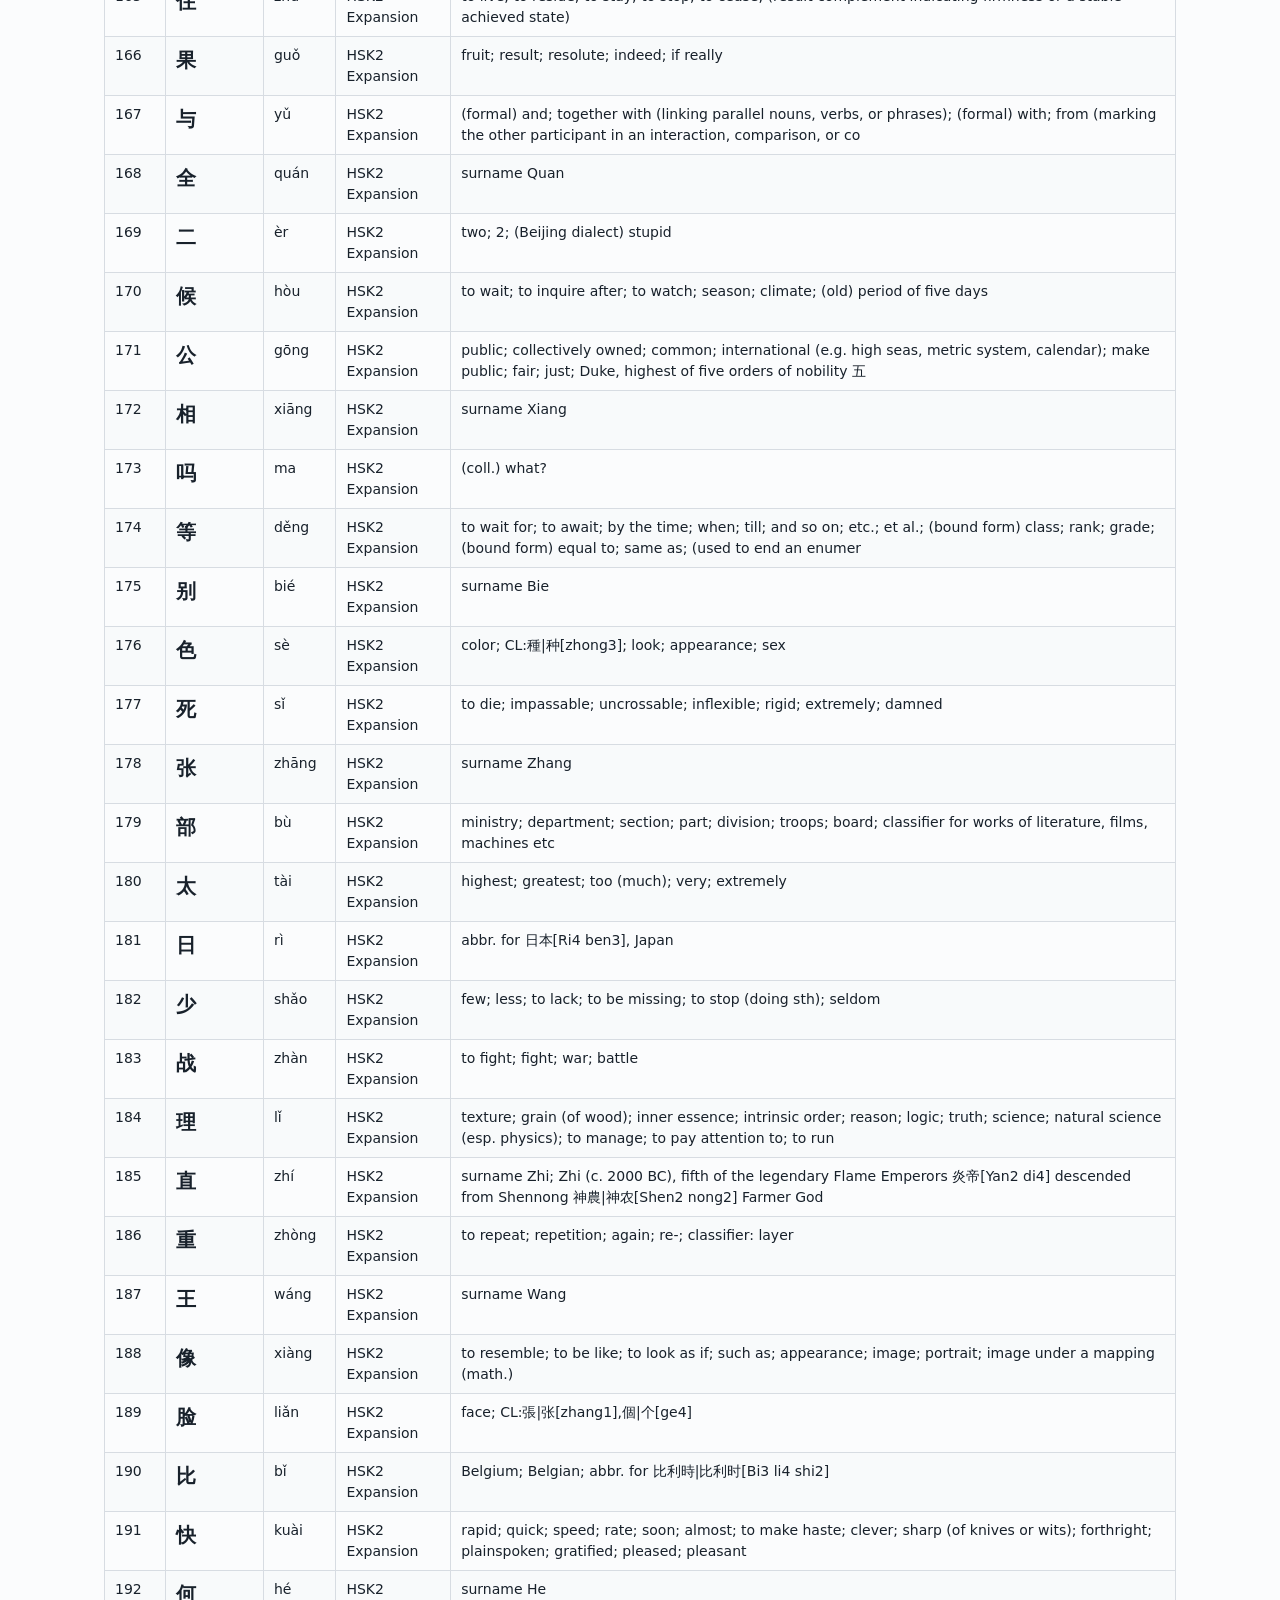
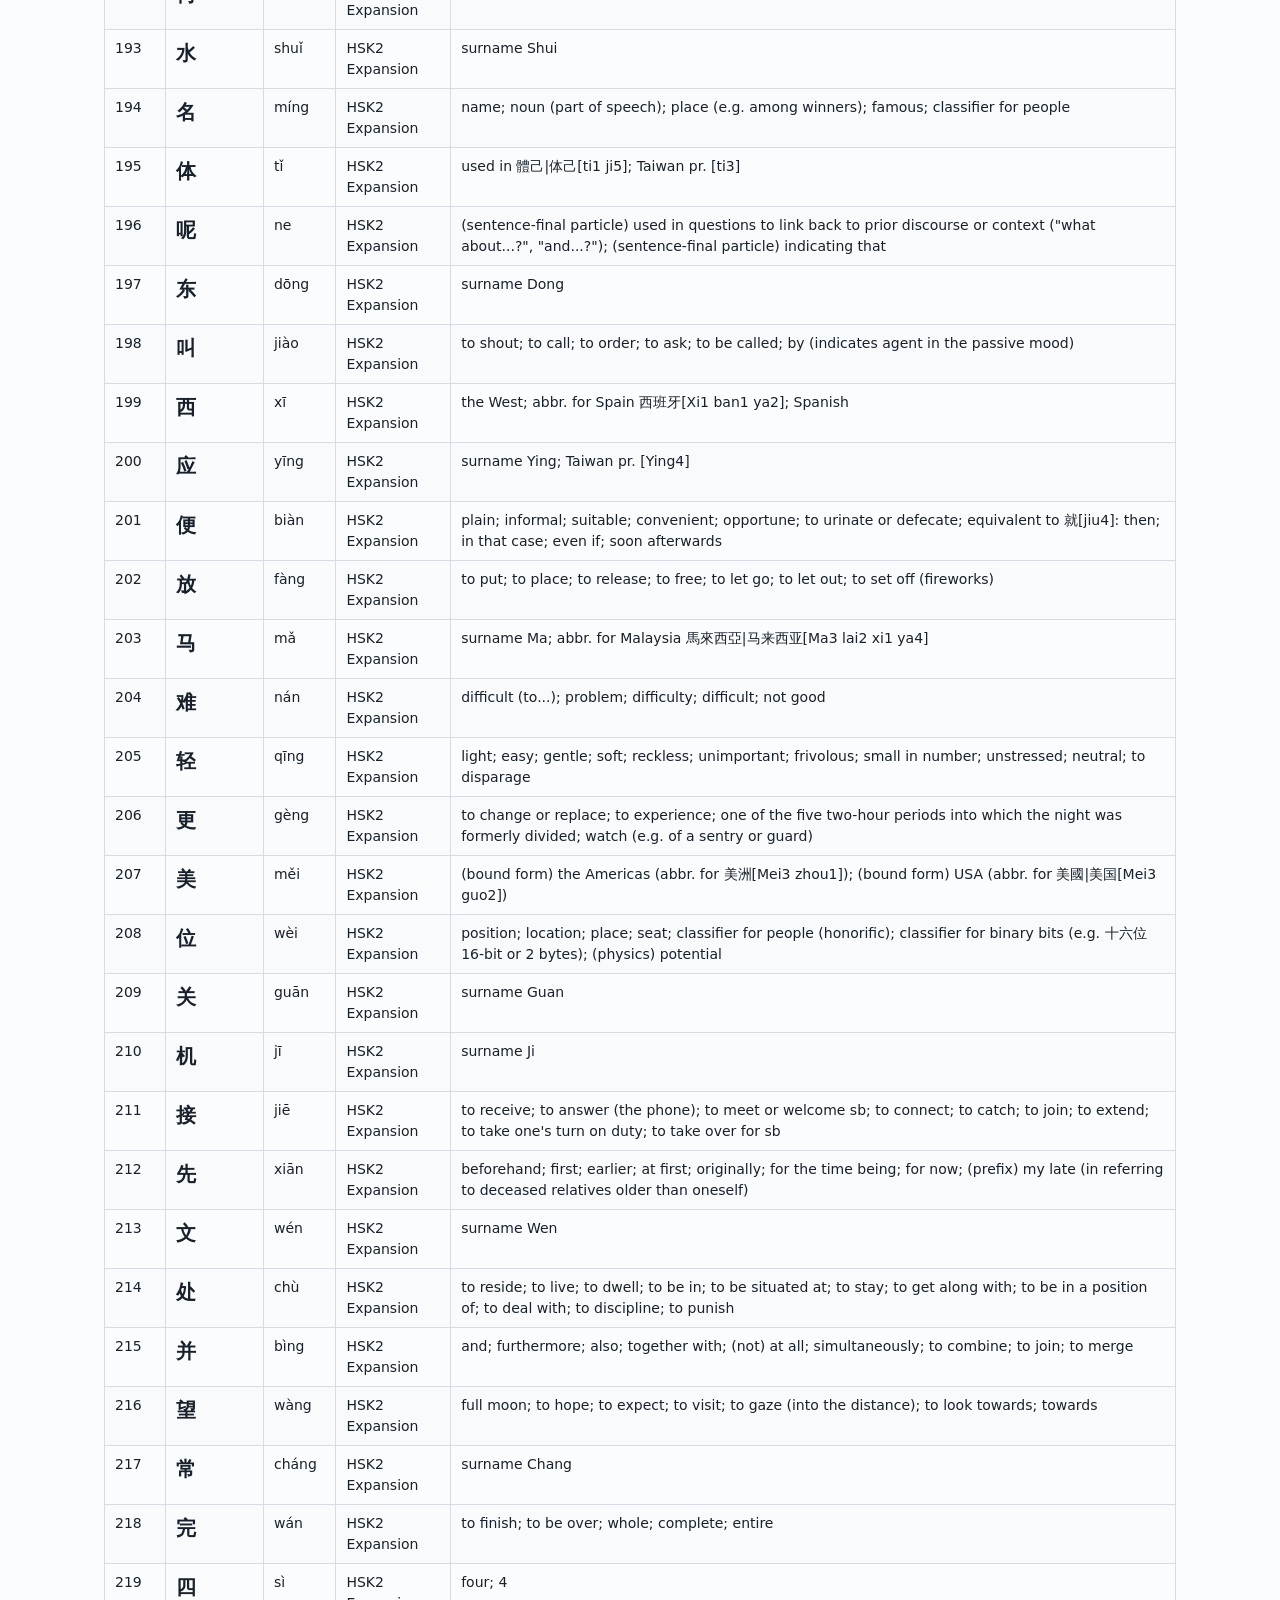
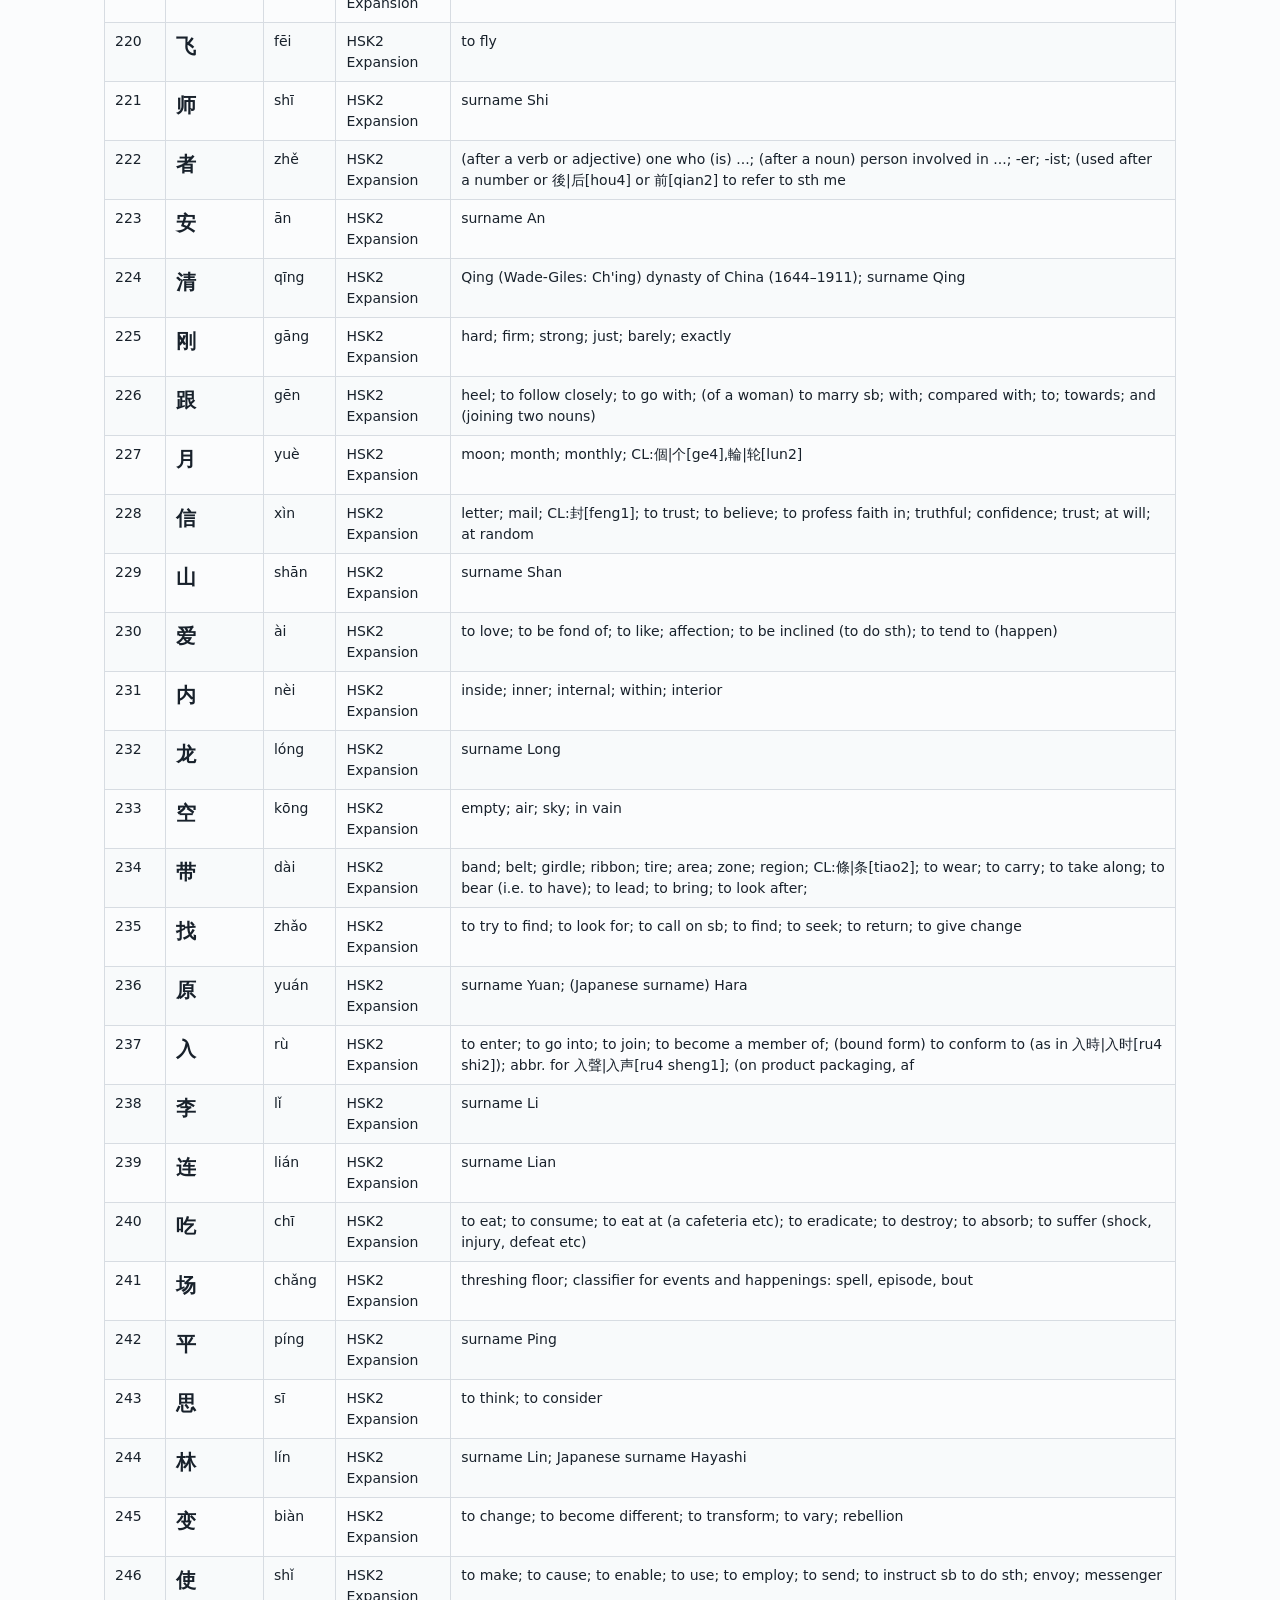
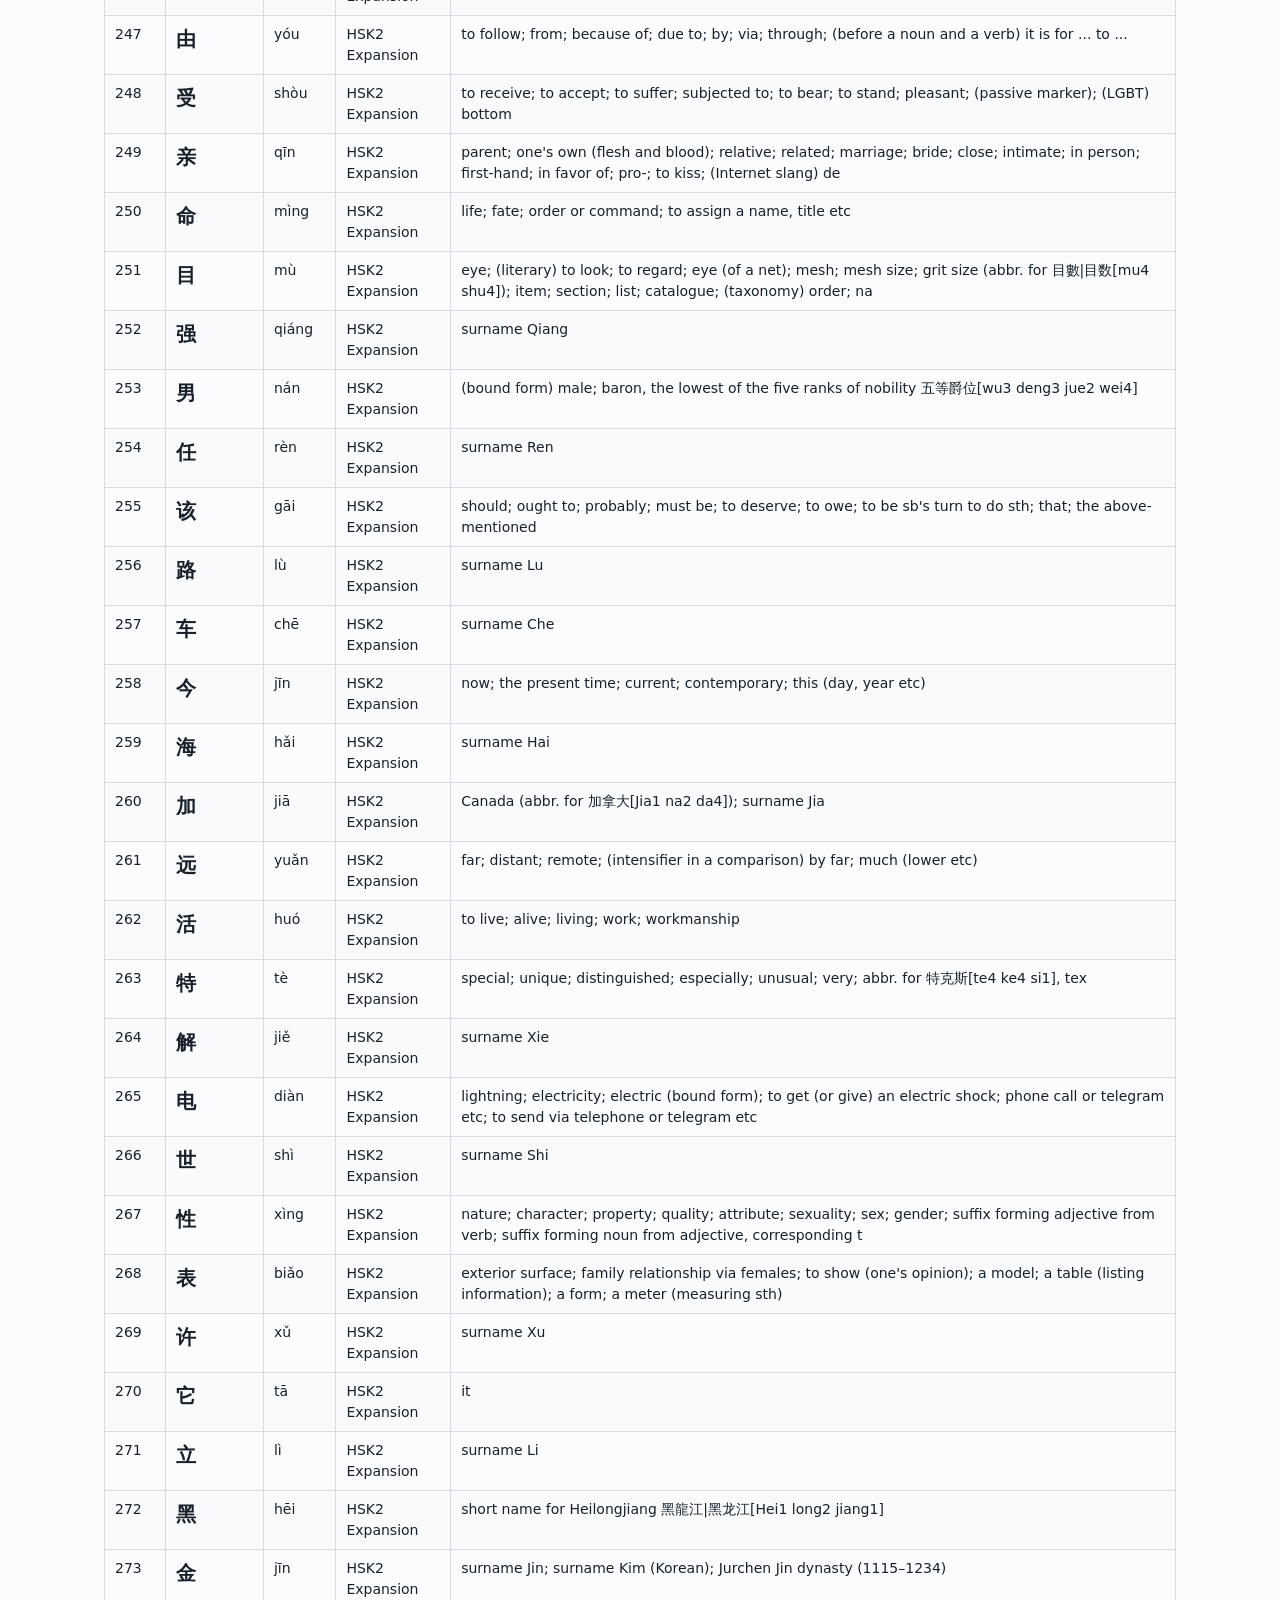
<file: docs/characters.html>
<!doctype html>
<html lang="en">
<head>
  <meta charset="utf-8">
  <meta name="viewport" content="width=device-width, initial-scale=1">
  <title>Top 600 Characters</title>
  <link rel="stylesheet" href="assets/styles.css">
</head>
<body>
  <header class="topbar">
    <a class="brand" href="index.html">Chinese Character Content</a>
    <nav>
      <a href="index.html#lessons">Lessons</a>
      <a href="characters.html">Top 600</a>
      <a href="common-3500.html">3500 Finder</a>
      <a href="materials.html">Materials</a>
      <a href="packs.html">Packs</a>
      <a href="downloads.html">Downloads</a>
    </nav>
  </header>
  <main>

    <h1>Top 600 Characters</h1>
    <p class="lead">Ranked by corpus frequency and grouped into HSK-inspired learning bands.</p>
    <table>
      <thead><tr><th>Rank</th><th>Character</th><th>Pinyin</th><th>Band</th><th>English</th></tr></thead>
      <tbody><tr><td>1</td><td class='han'>的</td><td>de</td><td>Zero Beginner</td><td>of; ~&#x27;s (possessive particle); (used after an attribute when it modifies a noun); (used at the end of a declarative sentence for emphasis); (used after a noun, </td></tr>
<tr><td>2</td><td class='han'>一</td><td>yī</td><td>Zero Beginner</td><td>one; single; a (article); as soon as; entire; whole; all; throughout; &quot;one&quot; radical in Chinese characters (Kangxi radical 1); also pr. [yao1] for greater clarit</td></tr>
<tr><td>3</td><td class='han'>了</td><td>le</td><td>Zero Beginner</td><td>(completed action marker); (modal particle indicating change of state, situation now); (modal particle intensifying preceding clause)</td></tr>
<tr><td>4</td><td class='han'>是</td><td>shì</td><td>Zero Beginner</td><td>to be (followed by substantives only); correct; right; true; (respectful acknowledgement of a command) very well; (adverb for emphatic assertion)</td></tr>
<tr><td>5</td><td class='han'>不</td><td>bù</td><td>Zero Beginner</td><td>no; not so; (bound form) not; un-</td></tr>
<tr><td>6</td><td class='han'>我</td><td>wǒ</td><td>Zero Beginner</td><td>I; me; my</td></tr>
<tr><td>7</td><td class='han'>在</td><td>zài</td><td>Zero Beginner</td><td>to exist; to be alive; (of sb or sth) to be (located) at; (used before a verb to indicate an action in progress)</td></tr>
<tr><td>8</td><td class='han'>人</td><td>rén</td><td>Zero Beginner</td><td>person; people; CL:個|个[ge4],位[wei4],名[ming2]</td></tr>
<tr><td>9</td><td class='han'>有</td><td>yǒu</td><td>Zero Beginner</td><td>to have; there is; (bound form) having; with; -ful; -ed; -al (as in 有意[you3 yi4] intentional)</td></tr>
<tr><td>10</td><td class='han'>这</td><td>zhè</td><td>Zero Beginner</td><td>(pronoun) this; these; (bound form) this; the (followed by a noun); (bound form) this; these (followed by a classifier) (in this sense, commonly pr. [zhei4], es</td></tr>
<tr><td>11</td><td class='han'>他</td><td>tā</td><td>Zero Beginner</td><td>(third-person singular) (since the early 20th century, usu. male) he; him; his; (bound form) other; another; some other (as in 他日[ta1 ri4] and 他人[ta1 ren2])</td></tr>
<tr><td>12</td><td class='han'>来</td><td>lái</td><td>Zero Beginner</td><td>to come; (used as a substitute for a more specific verb); hither (directional complement for motion toward the speaker, as in 回來|回来[hui2 lai5]); ever since (as </td></tr>
<tr><td>13</td><td class='han'>个</td><td>gè</td><td>Zero Beginner</td><td>used in 自個兒|自个儿[zi4 ge3 r5]</td></tr>
<tr><td>14</td><td class='han'>你</td><td>nǐ</td><td>Zero Beginner</td><td>you (informal, as opposed to courteous 您[nin2])</td></tr>
<tr><td>15</td><td class='han'>说</td><td>shuō</td><td>Zero Beginner</td><td>to persuade</td></tr>
<tr><td>16</td><td class='han'>上</td><td>shàng</td><td>Zero Beginner</td><td>used in 上聲|上声[shang3 sheng1]</td></tr>
<tr><td>17</td><td class='han'>到</td><td>dào</td><td>Zero Beginner</td><td>to reach; to arrive; to leave for; to go to; to (a place); until (a time); up to (a point); (verb complement indicating arriving at a place or reaching a point)</td></tr>
<tr><td>18</td><td class='han'>就</td><td>jiù</td><td>Zero Beginner</td><td>(after a suppositional clause) in that case; then; (after a clause of action) as soon as; immediately after; (same as 就是[jiu4 shi4]) merely; nothing else but; s</td></tr>
<tr><td>19</td><td class='han'>着</td><td>zhe</td><td>Zero Beginner</td><td>a move in chess (Taiwan pr. [zhuo2]); trick; tactic; (dialect) okay; all right; (dialect) to put in; to add</td></tr>
<tr><td>20</td><td class='han'>大</td><td>dà</td><td>Zero Beginner</td><td>big; large; great; older (than another person); eldest (as in 大姐[da4 jie3]); greatly; freely; fully; (dialect) father; (dialect) uncle (father&#x27;s brother)</td></tr>
<tr><td>21</td><td class='han'>们</td><td>men</td><td>Zero Beginner</td><td>plural marker for pronouns, and nouns referring to individuals</td></tr>
<tr><td>22</td><td class='han'>道</td><td>dào</td><td>Zero Beginner</td><td>road; path (CL:條|条[tiao2],股[gu3]); (bound form) way; reason; principle; (bound form) a skill; an art; a specialization; (Daoism) the Way; the Dao; to say (intro</td></tr>
<tr><td>23</td><td class='han'>那</td><td>nà</td><td>Zero Beginner</td><td>surname Na</td></tr>
<tr><td>24</td><td class='han'>么</td><td>me</td><td>Zero Beginner</td><td>exclamatory final particle</td></tr>
<tr><td>25</td><td class='han'>也</td><td>yě</td><td>Zero Beginner</td><td>surname Ye</td></tr>
<tr><td>26</td><td class='han'>地</td><td>dì</td><td>Zero Beginner</td><td>-ly; structural particle: used before a verb or adjective, linking it to preceding modifying adverbial adjunct</td></tr>
<tr><td>27</td><td class='han'>子</td><td>zi</td><td>Zero Beginner</td><td>son; child; seed; egg; small thing; 1st earthly branch: 11 p.m.–1 a.m., midnight, 11th solar month (7th December to 5th January), year of the rat; viscount, fou</td></tr>
<tr><td>28</td><td class='han'>下</td><td>xià</td><td>Zero Beginner</td><td>down; downwards; below; lower; later; next (week etc); second (of two parts); to decline; to go down; to arrive at (a decision, conclusion etc); measure word to</td></tr>
<tr><td>29</td><td class='han'>出</td><td>chū</td><td>Zero Beginner</td><td>to go out; to come out; to arise; to occur; to produce; to yield; to go beyond; to exceed; (used after a verb to indicate an outward direction or a positive res</td></tr>
<tr><td>30</td><td class='han'>时</td><td>shí</td><td>Zero Beginner</td><td>surname Shi</td></tr>
<tr><td>31</td><td class='han'>看</td><td>kàn</td><td>Zero Beginner</td><td>to look after; to take care of; to watch; to guard</td></tr>
<tr><td>32</td><td class='han'>要</td><td>yào</td><td>Zero Beginner</td><td>(bound form) to demand; to coerce</td></tr>
<tr><td>33</td><td class='han'>她</td><td>tā</td><td>Zero Beginner</td><td>she</td></tr>
<tr><td>34</td><td class='han'>中</td><td>zhōng</td><td>Zero Beginner</td><td>(bound form) China; Chinese; surname Zhong</td></tr>
<tr><td>35</td><td class='han'>没</td><td>méi</td><td>Zero Beginner</td><td>(negative prefix for verbs) have not; not</td></tr>
<tr><td>36</td><td class='han'>然</td><td>rán</td><td>Zero Beginner</td><td>correct; right; so; thus; like this; -ly</td></tr>
<tr><td>37</td><td class='han'>里</td><td>lǐ</td><td>Zero Beginner</td><td>lining; interior; inside; internal; also written 裏|里[li3]</td></tr>
<tr><td>38</td><td class='han'>为</td><td>wèi</td><td>Zero Beginner</td><td>as (in the capacity of); to take sth as; to act as; to serve as; to behave as; to become; to be; to do; by (in the passive voice)</td></tr>
<tr><td>39</td><td class='han'>过</td><td>guò</td><td>Zero Beginner</td><td>surname Guo</td></tr>
<tr><td>40</td><td class='han'>自</td><td>zì</td><td>Zero Beginner</td><td>(bound form) self; oneself; from; since; naturally; as a matter of course</td></tr>
<tr><td>41</td><td class='han'>好</td><td>hǎo</td><td>Zero Beginner</td><td>good; appropriate; proper; all right!; (before a verb) easy to; (before a verb) good to; (before an adjective for exclamatory effect) so; (verb complement indic</td></tr>
<tr><td>42</td><td class='han'>得</td><td>dé</td><td>Zero Beginner</td><td>to obtain; to get; to gain; to catch (a disease); proper; suitable; proud; contented; to allow; to permit; ready; finished</td></tr>
<tr><td>43</td><td class='han'>去</td><td>qù</td><td>Zero Beginner</td><td>to go; to go to (a place); (of a time etc) last; just passed; to send; to remove; to get rid of; to reduce; to be apart from in space or time; to die (euphemism</td></tr>
<tr><td>44</td><td class='han'>可</td><td>kě</td><td>Zero Beginner</td><td>(prefix) can; may; able to; -able; to approve; to permit; to suit; (particle used for emphasis) certainly; very; but; however</td></tr>
<tr><td>45</td><td class='han'>会</td><td>huì</td><td>Zero Beginner</td><td>can; to have the skill; to know how to; to be likely to; to be sure to; to meet; to get together; meeting; gathering; (suffix) union; group; association; (bound</td></tr>
<tr><td>46</td><td class='han'>天</td><td>tiān</td><td>Zero Beginner</td><td>day; sky; heaven</td></tr>
<tr><td>47</td><td class='han'>还</td><td>hái</td><td>Zero Beginner</td><td>surname Huan</td></tr>
<tr><td>48</td><td class='han'>心</td><td>xīn</td><td>Zero Beginner</td><td>heart; mind; intention; center; core; CL:顆|颗[ke1],個|个[ge4]</td></tr>
<tr><td>49</td><td class='han'>后</td><td>hòu</td><td>Zero Beginner</td><td>surname Hou</td></tr>
<tr><td>50</td><td class='han'>以</td><td>yǐ</td><td>Zero Beginner</td><td>abbr. for Israel 以色列[Yi3 se4 lie4]</td></tr>
<tr><td>51</td><td class='han'>小</td><td>xiǎo</td><td>Zero Beginner</td><td>small; tiny; few; young</td></tr>
<tr><td>52</td><td class='han'>都</td><td>dōu</td><td>Zero Beginner</td><td>surname Du</td></tr>
<tr><td>53</td><td class='han'>和</td><td>hé</td><td>Zero Beginner</td><td>surname He</td></tr>
<tr><td>54</td><td class='han'>对</td><td>duì</td><td>Zero Beginner</td><td>right; correct; towards; at; for; concerning; regarding; to treat (sb a certain way); to face; (bound form) opposite; facing; matching; to match together; to ad</td></tr>
<tr><td>55</td><td class='han'>想</td><td>xiǎng</td><td>Zero Beginner</td><td>to think (about); to think of; to devise; to think (that); to believe (that); to desire; to want (to); to miss (feel wistful about the absence of)</td></tr>
<tr><td>56</td><td class='han'>能</td><td>néng</td><td>Zero Beginner</td><td>surname Neng</td></tr>
<tr><td>57</td><td class='han'>起</td><td>qǐ</td><td>Zero Beginner</td><td>to rise; to raise; to get up; to set out; to start; to appear; to launch; to initiate (action); to draft; to establish; to get (from a depot or counter); verb s</td></tr>
<tr><td>58</td><td class='han'>之</td><td>zhī</td><td>Zero Beginner</td><td>(possessive particle, literary equivalent of 的[de5]); him; her; it</td></tr>
<tr><td>59</td><td class='han'>手</td><td>shǒu</td><td>Zero Beginner</td><td>hand; (formal) to hold; person engaged in certain types of work; person skilled in certain types of work; personal(ly); convenient; classifier for skill; CL:雙|双</td></tr>
<tr><td>60</td><td class='han'>而</td><td>ér</td><td>Zero Beginner</td><td>and; as well as; and so; but (not); yet (not); (indicates causal relation); (indicates change of state); (indicates contrast)</td></tr>
<tr><td>61</td><td class='han'>只</td><td>zhǐ</td><td>Zero Beginner</td><td>only; merely; just</td></tr>
<tr><td>62</td><td class='han'>生</td><td>shēng</td><td>Zero Beginner</td><td>to grow; to give birth; to produce; to be born; to arise; to occur; to light (a fire); to live; to be alive; life; raw; uncooked; unprocessed; unfamiliar; stran</td></tr>
<tr><td>63</td><td class='han'>什</td><td>shén</td><td>Zero Beginner</td><td>what</td></tr>
<tr><td>64</td><td class='han'>身</td><td>shēn</td><td>Zero Beginner</td><td>body; life; oneself; personally; one&#x27;s morality and conduct; the main part of a structure or body; pregnant; classifier for sets of clothes: suit, twinset; Kang</td></tr>
<tr><td>65</td><td class='han'>头</td><td>tóu</td><td>Zero Beginner</td><td>head; hair style; the top; end; beginning or end; a stub; remnant; chief; boss; side; aspect; first; leading; classifier for pigs or livestock; CL:個|个[ge4]</td></tr>
<tr><td>66</td><td class='han'>样</td><td>yàng</td><td>Zero Beginner</td><td>manner; pattern; way; appearance; shape; classifier: kind, type</td></tr>
<tr><td>67</td><td class='han'>事</td><td>shì</td><td>Zero Beginner</td><td>matter; thing; item; work; affair; CL:件[jian4],樁|桩[zhuang1],回[hui2]</td></tr>
<tr><td>68</td><td class='han'>多</td><td>duō</td><td>Zero Beginner</td><td>many; much; more; a lot of; too many; in excess; (after a numeral) ... odd; how (to what extent) (Taiwan pr. [duo2]); (bound form) multi-; poly-</td></tr>
<tr><td>69</td><td class='han'>己</td><td>jǐ</td><td>Zero Beginner</td><td>self; oneself; sixth of the ten Heavenly Stems 十天干[shi2 tian1 gan1]; sixth in order; letter &quot;F&quot; or Roman &quot;VI&quot; in list &quot;A, B, C&quot;, or &quot;I, II, III&quot; etc; hexa</td></tr>
<tr><td>70</td><td class='han'>家</td><td>jiā</td><td>Zero Beginner</td><td>used in 傢伙|家伙[jia1 huo5] and 傢俱|家俱[jia1 ju4]</td></tr>
<tr><td>71</td><td class='han'>面</td><td>miàn</td><td>Zero Beginner</td><td>face; side; surface; aspect; top; classifier for objects with flat surfaces such as drums, mirrors, flags etc</td></tr>
<tr><td>72</td><td class='han'>知</td><td>zhī</td><td>Zero Beginner</td><td>to know; to be aware</td></tr>
<tr><td>73</td><td class='han'>开</td><td>kāi</td><td>Zero Beginner</td><td>to open (transitive or intransitive); (of ships, vehicles, troops etc) to start; to turn on; to put in operation; to operate; to run; to boil; to write out (a p</td></tr>
<tr><td>74</td><td class='han'>如</td><td>rú</td><td>Zero Beginner</td><td>as; as if; such as</td></tr>
<tr><td>75</td><td class='han'>无</td><td>wú</td><td>Zero Beginner</td><td>used in 南無|南无[na1 mo2]</td></tr>
<tr><td>76</td><td class='han'>现</td><td>xiàn</td><td>Zero Beginner</td><td>to appear; present; now; existing; current</td></tr>
<tr><td>77</td><td class='han'>很</td><td>hěn</td><td>Zero Beginner</td><td>very; quite; (also, often used before an adjective without intensifying its meaning, i.e. as a meaningless syntactic element)</td></tr>
<tr><td>78</td><td class='han'>点</td><td>diǎn</td><td>Zero Beginner</td><td>to touch briefly; to tap; to mark with a dot; to check off (on a list); to order (food etc); to select; to mention; to bring up (a topic or person); to hint at;</td></tr>
<tr><td>79</td><td class='han'>前</td><td>qián</td><td>Zero Beginner</td><td>front; forward; ahead; first; top (followed by a number); future; ago; before; BC (e.g. 前293年); former; formerly</td></tr>
<tr><td>80</td><td class='han'>发</td><td>fā</td><td>Zero Beginner</td><td>to send out; to show (one&#x27;s feeling); to issue; to develop; to make a bundle of money; classifier for gunshots (rounds)</td></tr>
<tr><td>81</td><td class='han'>经</td><td>jīng</td><td>Zero Beginner</td><td>surname Jing</td></tr>
<tr><td>82</td><td class='han'>情</td><td>qíng</td><td>Zero Beginner</td><td>(bound form) feelings; emotion; sentiment; passion; (bound form) situation; condition</td></tr>
<tr><td>83</td><td class='han'>把</td><td>bǎ</td><td>Zero Beginner</td><td>to hold; to grasp; to hold a baby in position to help it urinate or defecate; handlebar; classifier: handful, bundle, bunch; classifier for things with handles;</td></tr>
<tr><td>84</td><td class='han'>老</td><td>lǎo</td><td>Zero Beginner</td><td>prefix used before the surname of a person or a numeral indicating the order of birth of the children in a family or to indicate affection or familiarity; old (</td></tr>
<tr><td>85</td><td class='han'>些</td><td>xiē</td><td>Zero Beginner</td><td>classifier indicating a small amount or small number greater than 1: some, a few, several</td></tr>
<tr><td>86</td><td class='han'>话</td><td>huà</td><td>Zero Beginner</td><td>dialect; language; spoken words; speech; talk; words; conversation; what sb said; CL:種|种[zhong3],席[xi2],句[ju4],口[kou3],番[fan1]</td></tr>
<tr><td>87</td><td class='han'>已</td><td>yǐ</td><td>Zero Beginner</td><td>already; to stop; then; afterwards</td></tr>
<tr><td>88</td><td class='han'>又</td><td>yòu</td><td>Zero Beginner</td><td>(once) again; also; both... and...; and yet; (used for emphasis) anyway</td></tr>
<tr><td>89</td><td class='han'>声</td><td>shēng</td><td>Zero Beginner</td><td>sound; voice; tone; noise; reputation; classifier for sounds</td></tr>
<tr><td>90</td><td class='han'>意</td><td>yì</td><td>Zero Beginner</td><td>(bound form) idea; thought; meaning; sense; (bound form) intention; feeling; inclination; state of mind; (bound form) Italy (abbr. for 意大利[Yi4 da4 li4])</td></tr>
<tr><td>91</td><td class='han'>于</td><td>yú</td><td>Zero Beginner</td><td>surname Yu</td></tr>
<tr><td>92</td><td class='han'>回</td><td>huí</td><td>Zero Beginner</td><td>to circle; to go back; to turn around; to answer; to return; to revolve; Hui ethnic group (Chinese Muslims); time; classifier for acts of a play; section or cha</td></tr>
<tr><td>93</td><td class='han'>笑</td><td>xiào</td><td>Zero Beginner</td><td>to laugh; to smile; to laugh at</td></tr>
<tr><td>94</td><td class='han'>所</td><td>suǒ</td><td>Zero Beginner</td><td>actually; place; classifier for houses, small buildings, institutions etc; that which; particle introducing a relative clause or passive; CL:個|个[ge4]</td></tr>
<tr><td>95</td><td class='han'>但</td><td>dàn</td><td>Zero Beginner</td><td>but; yet; however; still; merely; only; just</td></tr>
<tr><td>96</td><td class='han'>眼</td><td>yǎn</td><td>Zero Beginner</td><td>eye (CL:隻|只[zhi1],雙|双[shuang1]); (often used with 一[yi1]) a look; a glance; small hole; (bound form) salient point; classifier for wells, cave-dwellings etc</td></tr>
<tr><td>97</td><td class='han'>成</td><td>chéng</td><td>Zero Beginner</td><td>surname Cheng; short name for Chengdu 成都[Cheng2 du1]</td></tr>
<tr><td>98</td><td class='han'>方</td><td>fāng</td><td>Zero Beginner</td><td>surname Fang</td></tr>
<tr><td>99</td><td class='han'>年</td><td>nián</td><td>Zero Beginner</td><td>surname Nian</td></tr>
<tr><td>100</td><td class='han'>见</td><td>jiàn</td><td>Zero Beginner</td><td>to see; to meet; to appear (to be sth); to interview; opinion; view</td></tr>
<tr><td>101</td><td class='han'>当</td><td>dāng</td><td>HSK1 Core</td><td>(onom.) dong; ding dong (bell)</td></tr>
<tr><td>102</td><td class='han'>女</td><td>nǚ</td><td>HSK1 Core</td><td>female; woman; daughter</td></tr>
<tr><td>103</td><td class='han'>真</td><td>zhēn</td><td>HSK1 Core</td><td>really; truly; indeed; real; true; genuine</td></tr>
<tr><td>104</td><td class='han'>两</td><td>liǎng</td><td>HSK1 Core</td><td>two; both; some; a few; tael, unit of weight equal to 50 grams (modern) or 1⁄16 of a catty 斤[jin1] (old)</td></tr>
<tr><td>105</td><td class='han'>力</td><td>lì</td><td>HSK1 Core</td><td>surname Li</td></tr>
<tr><td>106</td><td class='han'>气</td><td>qì</td><td>HSK1 Core</td><td>gas; air; smell; weather; to make angry; to annoy; to get angry; vital energy; qi</td></tr>
<tr><td>107</td><td class='han'>从</td><td>cóng</td><td>HSK1 Core</td><td>surname Cong</td></tr>
<tr><td>108</td><td class='han'>用</td><td>yòng</td><td>HSK1 Core</td><td>to use; to make use of; to employ; (coverb) with; using; to need; to have to (usu. used in the negative or in questions); usefulness; utility; (bound form) expe</td></tr>
<tr><td>109</td><td class='han'>长</td><td>zhǎng</td><td>HSK1 Core</td><td>long; (bound form) length; (bound form) strong point; forte; (bound form) to be good at; (literary) surplus; spare (Taiwan pr. [zhang4])</td></tr>
<tr><td>110</td><td class='han'>动</td><td>dòng</td><td>HSK1 Core</td><td>(of sth) to move; to set in movement; to displace; to touch; to make use of; to stir (emotions); to alter; abbr. for 動詞|动词[dong4 ci2], verb</td></tr>
<tr><td>111</td><td class='han'>间</td><td>jiān</td><td>HSK1 Core</td><td>between; among; within a definite time or space; room; section of a room or lateral space between two pairs of pillars; classifier for rooms</td></tr>
<tr><td>112</td><td class='han'>国</td><td>guó</td><td>HSK1 Core</td><td>surname Guo</td></tr>
<tr><td>113</td><td class='han'>走</td><td>zǒu</td><td>HSK1 Core</td><td>to walk; to go; to run; to move (of vehicle); to visit; to leave; to go away; to die (euph.); from; through; away (in compound verbs, such as 撤走[che4 zou3]); to</td></tr>
<tr><td>114</td><td class='han'>让</td><td>ràng</td><td>HSK1 Core</td><td>to yield; to permit; to let sb do sth; to have sb do sth; to make sb (feel sad etc); by (indicates the agent in a passive clause, like 被[bei4])</td></tr>
<tr><td>115</td><td class='han'>被</td><td>bèi</td><td>HSK1 Core</td><td>quilt; to cover (with); (literary) to suffer (a misfortune); used to indicate passive voice (placed before the doer of the action like &quot;by&quot; in English passive-v</td></tr>
<tr><td>116</td><td class='han'>给</td><td>gěi</td><td>HSK1 Core</td><td>to; for; for the benefit of; to give; to allow; to do sth (for sb); (grammatical equivalent of 被); (grammatical equivalent of 把); (sentence intensifier)</td></tr>
<tr><td>117</td><td class='han'>正</td><td>zhèng</td><td>HSK1 Core</td><td>first month of the lunar year</td></tr>
<tr><td>118</td><td class='han'>问</td><td>wèn</td><td>HSK1 Core</td><td>to ask; to inquire</td></tr>
<tr><td>119</td><td class='han'>打</td><td>dǎ</td><td>HSK1 Core</td><td>(loanword) dozen; Taiwan pr. [da3]</td></tr>
<tr><td>120</td><td class='han'>明</td><td>míng</td><td>HSK1 Core</td><td>Ming Dynasty (1368–1644); surname Ming; Ming (c. 2000 BC), fourth of the legendary Flame Emperors, 炎帝[Yan2 di4] descended from Shennong 神農|神农[Shen2 nong2] Farme</td></tr>
<tr><td>121</td><td class='han'>儿</td><td>ér</td><td>HSK1 Core</td><td>child; son</td></tr>
<tr><td>122</td><td class='han'>法</td><td>fǎ</td><td>HSK1 Core</td><td>France; French; abbr. for 法國|法国[Fa3 guo2]; Taiwan pr. [Fa4]</td></tr>
<tr><td>123</td><td class='han'>才</td><td>cái</td><td>HSK1 Core</td><td>ability; talent; sb of a certain type; a capable individual; then and only then; just now; (before an expression of quantity) only</td></tr>
<tr><td>124</td><td class='han'>几</td><td>jǐ</td><td>HSK1 Core</td><td>small table</td></tr>
<tr><td>125</td><td class='han'>行</td><td>xíng</td><td>HSK1 Core</td><td>(bound form) row; line; (bound form) line of business; trade; profession; (bound form) commercial firm; (bound form) to rank (first, second etc) among one&#x27;s sib</td></tr>
<tr><td>126</td><td class='han'>三</td><td>sān</td><td>HSK1 Core</td><td>surname San</td></tr>
<tr><td>127</td><td class='han'>定</td><td>dìng</td><td>HSK1 Core</td><td>to fix; to set; to make definite; to subscribe to (a newspaper etc); to book (tickets etc); to order (goods etc); to congeal; to coagulate; (literary) definitel</td></tr>
<tr><td>128</td><td class='han'>此</td><td>cǐ</td><td>HSK1 Core</td><td>this; these</td></tr>
<tr><td>129</td><td class='han'>进</td><td>jìn</td><td>HSK1 Core</td><td>to go forward; to advance; to go in; to enter; to put in; to submit; to take in; to admit; (math.) base of a number system; classifier for sections in a buildin</td></tr>
<tr><td>130</td><td class='han'>再</td><td>zài</td><td>HSK1 Core</td><td>again; once more; re-; further; beyond this point of time; (before an adjective) more; then (after sth, and not until then); no matter how ... (followed by an a</td></tr>
<tr><td>131</td><td class='han'>种</td><td>zhǒng</td><td>HSK1 Core</td><td>seed; species; kind; type; classifier for types, kinds, sorts</td></tr>
<tr><td>132</td><td class='han'>将</td><td>jiāng</td><td>HSK1 Core</td><td>will; shall; to use; to take; to checkmate; just a short while ago; (introduces object of main verb, used in the same way as 把[ba3])</td></tr>
<tr><td>133</td><td class='han'>实</td><td>shí</td><td>HSK1 Core</td><td>real; true; honest; really; solid; fruit; seed; definitely</td></tr>
<tr><td>134</td><td class='han'>同</td><td>tóng</td><td>HSK1 Core</td><td>like; same; similar; together; alike; with</td></tr>
<tr><td>135</td><td class='han'>最</td><td>zuì</td><td>HSK1 Core</td><td>(before an adjective or verb) to the highest degree; (the) most ...; -est; (after 之[zhi1]) best or most extreme example (e.g. 世界之最[shi4 jie4 zhi1 zui4] &quot;the gre</td></tr>
<tr><td>136</td><td class='han'>本</td><td>běn</td><td>HSK1 Core</td><td>(bound form) root; stem; (bound form) origin; source; (bound form) one&#x27;s own; this; (bound form) this; the current (year etc); (bound form) original; (bound for</td></tr>
<tr><td>137</td><td class='han'>向</td><td>xiàng</td><td>HSK1 Core</td><td>surname Xiang</td></tr>
<tr><td>138</td><td class='han'>分</td><td>fēn</td><td>HSK1 Core</td><td>to divide; to separate; to distribute; to allocate; to distinguish (good and bad); (bound form) branch of (an organization); sub- (as in 分局[fen1 ju2]); fraction</td></tr>
<tr><td>139</td><td class='han'>十</td><td>shí</td><td>HSK1 Core</td><td>ten; 10</td></tr>
<tr><td>140</td><td class='han'>学</td><td>xué</td><td>HSK1 Core</td><td>to learn; to study; to imitate; science; -ology</td></tr>
<tr><td>141</td><td class='han'>高</td><td>gāo</td><td>HSK1 Core</td><td>surname Gao</td></tr>
<tr><td>142</td><td class='han'>第</td><td>dì</td><td>HSK1 Core</td><td>(prefix indicating ordinal number, as in 第六[di4 liu4] &quot;sixth&quot;); (literary) grades in which successful candidates in the imperial examinations were placed; (old)</td></tr>
<tr><td>143</td><td class='han'>感</td><td>gǎn</td><td>HSK1 Core</td><td>to feel; to move; to touch; to affect; feeling; emotion; (suffix) sense of ~</td></tr>
<tr><td>144</td><td class='han'>怎</td><td>zěn</td><td>HSK1 Core</td><td>how</td></tr>
<tr><td>145</td><td class='han'>神</td><td>shén</td><td>HSK1 Core</td><td>God</td></tr>
<tr><td>146</td><td class='han'>听</td><td>tīng</td><td>HSK1 Core</td><td>smile (archaic)</td></tr>
<tr><td>147</td><td class='han'>边</td><td>biān</td><td>HSK1 Core</td><td>side; edge; margin; border; boundary; CL:個|个[ge4]; simultaneously</td></tr>
<tr><td>148</td><td class='han'>作</td><td>zuò</td><td>HSK1 Core</td><td>(bound form) worker; (bound form) workshop; (slang) troublesome; high-maintenance (person)</td></tr>
<tr><td>149</td><td class='han'>其</td><td>qí</td><td>HSK1 Core</td><td>his; her; its; their; that; such; it (refers to sth preceding it)</td></tr>
<tr><td>150</td><td class='han'>吧</td><td>ba</td><td>HSK1 Core</td><td>bar (loanword) (serving drinks, or providing Internet access etc); to puff (on a pipe etc); (onom.) bang; abbr. for 貼吧|贴吧[tie1 ba1]</td></tr>
<tr><td>151</td><td class='han'>却</td><td>què</td><td>HSK2 Expansion</td><td>but; yet; however; while; to go back; to decline; to retreat; nevertheless; even though</td></tr>
<tr><td>152</td><td class='han'>口</td><td>kǒu</td><td>HSK2 Expansion</td><td>mouth; classifier for things with mouths (people, domestic animals, cannons, wells etc); classifier for bites or mouthfuls</td></tr>
<tr><td>153</td><td class='han'>觉</td><td>jué</td><td>HSK2 Expansion</td><td>a nap; a sleep; CL:場|场[chang2]</td></tr>
<tr><td>154</td><td class='han'>啊</td><td>a</td><td>HSK2 Expansion</td><td>interjection of surprise; Ah!; Oh!</td></tr>
<tr><td>155</td><td class='han'>因</td><td>yīn</td><td>HSK2 Expansion</td><td>cause; reason; because</td></tr>
<tr><td>156</td><td class='han'>白</td><td>bái</td><td>HSK2 Expansion</td><td>surname Bai</td></tr>
<tr><td>157</td><td class='han'>次</td><td>cì</td><td>HSK2 Expansion</td><td>next in sequence; second; the second (day, time etc); secondary; vice-; sub-; infra-; inferior quality; substandard; order; sequence; hypo- (chemistry); classif</td></tr>
<tr><td>158</td><td class='han'>军</td><td>jūn</td><td>HSK2 Expansion</td><td>(bound form) army; military</td></tr>
<tr><td>159</td><td class='han'>做</td><td>zuò</td><td>HSK2 Expansion</td><td>to make; to produce; to write; to compose; to do; to engage in; to hold (a party etc); (of a person) to be (an intermediary, a good student etc); to become (hus</td></tr>
<tr><td>160</td><td class='han'>外</td><td>wài</td><td>HSK2 Expansion</td><td>outside; in addition; foreign; external</td></tr>
<tr><td>161</td><td class='han'>门</td><td>mén</td><td>HSK2 Expansion</td><td>surname Men</td></tr>
<tr><td>162</td><td class='han'>光</td><td>guāng</td><td>HSK2 Expansion</td><td>light; ray (CL:道[dao4]); bright; shiny; only; merely; used up; finished; to leave (a part of the body) uncovered</td></tr>
<tr><td>163</td><td class='han'>风</td><td>fēng</td><td>HSK2 Expansion</td><td>wind; news; style; custom; manner; CL:陣|阵[zhen4],絲|丝[si1]</td></tr>
<tr><td>164</td><td class='han'>主</td><td>zhǔ</td><td>HSK2 Expansion</td><td>owner; master; host; individual or party concerned; God; Lord; main; to indicate or signify; trump card (in card games)</td></tr>
<tr><td>165</td><td class='han'>住</td><td>zhù</td><td>HSK2 Expansion</td><td>to live; to reside; to stay; to stop; to cease; (result complement indicating firmness or a stable achieved state)</td></tr>
<tr><td>166</td><td class='han'>果</td><td>guǒ</td><td>HSK2 Expansion</td><td>fruit; result; resolute; indeed; if really</td></tr>
<tr><td>167</td><td class='han'>与</td><td>yǔ</td><td>HSK2 Expansion</td><td>(formal) and; together with (linking parallel nouns, verbs, or phrases); (formal) with; from (marking the other participant in an interaction, comparison, or co</td></tr>
<tr><td>168</td><td class='han'>全</td><td>quán</td><td>HSK2 Expansion</td><td>surname Quan</td></tr>
<tr><td>169</td><td class='han'>二</td><td>èr</td><td>HSK2 Expansion</td><td>two; 2; (Beijing dialect) stupid</td></tr>
<tr><td>170</td><td class='han'>候</td><td>hòu</td><td>HSK2 Expansion</td><td>to wait; to inquire after; to watch; season; climate; (old) period of five days</td></tr>
<tr><td>171</td><td class='han'>公</td><td>gōng</td><td>HSK2 Expansion</td><td>public; collectively owned; common; international (e.g. high seas, metric system, calendar); make public; fair; just; Duke, highest of five orders of nobility 五</td></tr>
<tr><td>172</td><td class='han'>相</td><td>xiāng</td><td>HSK2 Expansion</td><td>surname Xiang</td></tr>
<tr><td>173</td><td class='han'>吗</td><td>ma</td><td>HSK2 Expansion</td><td>(coll.) what?</td></tr>
<tr><td>174</td><td class='han'>等</td><td>děng</td><td>HSK2 Expansion</td><td>to wait for; to await; by the time; when; till; and so on; etc.; et al.; (bound form) class; rank; grade; (bound form) equal to; same as; (used to end an enumer</td></tr>
<tr><td>175</td><td class='han'>别</td><td>bié</td><td>HSK2 Expansion</td><td>surname Bie</td></tr>
<tr><td>176</td><td class='han'>色</td><td>sè</td><td>HSK2 Expansion</td><td>color; CL:種|种[zhong3]; look; appearance; sex</td></tr>
<tr><td>177</td><td class='han'>死</td><td>sǐ</td><td>HSK2 Expansion</td><td>to die; impassable; uncrossable; inflexible; rigid; extremely; damned</td></tr>
<tr><td>178</td><td class='han'>张</td><td>zhāng</td><td>HSK2 Expansion</td><td>surname Zhang</td></tr>
<tr><td>179</td><td class='han'>部</td><td>bù</td><td>HSK2 Expansion</td><td>ministry; department; section; part; division; troops; board; classifier for works of literature, films, machines etc</td></tr>
<tr><td>180</td><td class='han'>太</td><td>tài</td><td>HSK2 Expansion</td><td>highest; greatest; too (much); very; extremely</td></tr>
<tr><td>181</td><td class='han'>日</td><td>rì</td><td>HSK2 Expansion</td><td>abbr. for 日本[Ri4 ben3], Japan</td></tr>
<tr><td>182</td><td class='han'>少</td><td>shǎo</td><td>HSK2 Expansion</td><td>few; less; to lack; to be missing; to stop (doing sth); seldom</td></tr>
<tr><td>183</td><td class='han'>战</td><td>zhàn</td><td>HSK2 Expansion</td><td>to fight; fight; war; battle</td></tr>
<tr><td>184</td><td class='han'>理</td><td>lǐ</td><td>HSK2 Expansion</td><td>texture; grain (of wood); inner essence; intrinsic order; reason; logic; truth; science; natural science (esp. physics); to manage; to pay attention to; to run </td></tr>
<tr><td>185</td><td class='han'>直</td><td>zhí</td><td>HSK2 Expansion</td><td>surname Zhi; Zhi (c. 2000 BC), fifth of the legendary Flame Emperors 炎帝[Yan2 di4] descended from Shennong 神農|神农[Shen2 nong2] Farmer God</td></tr>
<tr><td>186</td><td class='han'>重</td><td>zhòng</td><td>HSK2 Expansion</td><td>to repeat; repetition; again; re-; classifier: layer</td></tr>
<tr><td>187</td><td class='han'>王</td><td>wáng</td><td>HSK2 Expansion</td><td>surname Wang</td></tr>
<tr><td>188</td><td class='han'>像</td><td>xiàng</td><td>HSK2 Expansion</td><td>to resemble; to be like; to look as if; such as; appearance; image; portrait; image under a mapping (math.)</td></tr>
<tr><td>189</td><td class='han'>脸</td><td>liǎn</td><td>HSK2 Expansion</td><td>face; CL:張|张[zhang1],個|个[ge4]</td></tr>
<tr><td>190</td><td class='han'>比</td><td>bǐ</td><td>HSK2 Expansion</td><td>Belgium; Belgian; abbr. for 比利時|比利时[Bi3 li4 shi2]</td></tr>
<tr><td>191</td><td class='han'>快</td><td>kuài</td><td>HSK2 Expansion</td><td>rapid; quick; speed; rate; soon; almost; to make haste; clever; sharp (of knives or wits); forthright; plainspoken; gratified; pleased; pleasant</td></tr>
<tr><td>192</td><td class='han'>何</td><td>hé</td><td>HSK2 Expansion</td><td>surname He</td></tr>
<tr><td>193</td><td class='han'>水</td><td>shuǐ</td><td>HSK2 Expansion</td><td>surname Shui</td></tr>
<tr><td>194</td><td class='han'>名</td><td>míng</td><td>HSK2 Expansion</td><td>name; noun (part of speech); place (e.g. among winners); famous; classifier for people</td></tr>
<tr><td>195</td><td class='han'>体</td><td>tǐ</td><td>HSK2 Expansion</td><td>used in 體己|体己[ti1 ji5]; Taiwan pr. [ti3]</td></tr>
<tr><td>196</td><td class='han'>呢</td><td>ne</td><td>HSK2 Expansion</td><td>(sentence-final particle) used in questions to link back to prior discourse or context (&quot;what about...?&quot;, &quot;and...?&quot;); (sentence-final particle) indicating that </td></tr>
<tr><td>197</td><td class='han'>东</td><td>dōng</td><td>HSK2 Expansion</td><td>surname Dong</td></tr>
<tr><td>198</td><td class='han'>叫</td><td>jiào</td><td>HSK2 Expansion</td><td>to shout; to call; to order; to ask; to be called; by (indicates agent in the passive mood)</td></tr>
<tr><td>199</td><td class='han'>西</td><td>xī</td><td>HSK2 Expansion</td><td>the West; abbr. for Spain 西班牙[Xi1 ban1 ya2]; Spanish</td></tr>
<tr><td>200</td><td class='han'>应</td><td>yīng</td><td>HSK2 Expansion</td><td>surname Ying; Taiwan pr. [Ying4]</td></tr>
<tr><td>201</td><td class='han'>便</td><td>biàn</td><td>HSK2 Expansion</td><td>plain; informal; suitable; convenient; opportune; to urinate or defecate; equivalent to 就[jiu4]: then; in that case; even if; soon afterwards</td></tr>
<tr><td>202</td><td class='han'>放</td><td>fàng</td><td>HSK2 Expansion</td><td>to put; to place; to release; to free; to let go; to let out; to set off (fireworks)</td></tr>
<tr><td>203</td><td class='han'>马</td><td>mǎ</td><td>HSK2 Expansion</td><td>surname Ma; abbr. for Malaysia 馬來西亞|马来西亚[Ma3 lai2 xi1 ya4]</td></tr>
<tr><td>204</td><td class='han'>难</td><td>nán</td><td>HSK2 Expansion</td><td>difficult (to...); problem; difficulty; difficult; not good</td></tr>
<tr><td>205</td><td class='han'>轻</td><td>qīng</td><td>HSK2 Expansion</td><td>light; easy; gentle; soft; reckless; unimportant; frivolous; small in number; unstressed; neutral; to disparage</td></tr>
<tr><td>206</td><td class='han'>更</td><td>gèng</td><td>HSK2 Expansion</td><td>to change or replace; to experience; one of the five two-hour periods into which the night was formerly divided; watch (e.g. of a sentry or guard)</td></tr>
<tr><td>207</td><td class='han'>美</td><td>měi</td><td>HSK2 Expansion</td><td>(bound form) the Americas (abbr. for 美洲[Mei3 zhou1]); (bound form) USA (abbr. for 美國|美国[Mei3 guo2])</td></tr>
<tr><td>208</td><td class='han'>位</td><td>wèi</td><td>HSK2 Expansion</td><td>position; location; place; seat; classifier for people (honorific); classifier for binary bits (e.g. 十六位 16-bit or 2 bytes); (physics) potential</td></tr>
<tr><td>209</td><td class='han'>关</td><td>guān</td><td>HSK2 Expansion</td><td>surname Guan</td></tr>
<tr><td>210</td><td class='han'>机</td><td>jī</td><td>HSK2 Expansion</td><td>surname Ji</td></tr>
<tr><td>211</td><td class='han'>接</td><td>jiē</td><td>HSK2 Expansion</td><td>to receive; to answer (the phone); to meet or welcome sb; to connect; to catch; to join; to extend; to take one&#x27;s turn on duty; to take over for sb</td></tr>
<tr><td>212</td><td class='han'>先</td><td>xiān</td><td>HSK2 Expansion</td><td>beforehand; first; earlier; at first; originally; for the time being; for now; (prefix) my late (in referring to deceased relatives older than oneself)</td></tr>
<tr><td>213</td><td class='han'>文</td><td>wén</td><td>HSK2 Expansion</td><td>surname Wen</td></tr>
<tr><td>214</td><td class='han'>处</td><td>chù</td><td>HSK2 Expansion</td><td>to reside; to live; to dwell; to be in; to be situated at; to stay; to get along with; to be in a position of; to deal with; to discipline; to punish</td></tr>
<tr><td>215</td><td class='han'>并</td><td>bìng</td><td>HSK2 Expansion</td><td>and; furthermore; also; together with; (not) at all; simultaneously; to combine; to join; to merge</td></tr>
<tr><td>216</td><td class='han'>望</td><td>wàng</td><td>HSK2 Expansion</td><td>full moon; to hope; to expect; to visit; to gaze (into the distance); to look towards; towards</td></tr>
<tr><td>217</td><td class='han'>常</td><td>cháng</td><td>HSK2 Expansion</td><td>surname Chang</td></tr>
<tr><td>218</td><td class='han'>完</td><td>wán</td><td>HSK2 Expansion</td><td>to finish; to be over; whole; complete; entire</td></tr>
<tr><td>219</td><td class='han'>四</td><td>sì</td><td>HSK2 Expansion</td><td>four; 4</td></tr>
<tr><td>220</td><td class='han'>飞</td><td>fēi</td><td>HSK2 Expansion</td><td>to fly</td></tr>
<tr><td>221</td><td class='han'>师</td><td>shī</td><td>HSK2 Expansion</td><td>surname Shi</td></tr>
<tr><td>222</td><td class='han'>者</td><td>zhě</td><td>HSK2 Expansion</td><td>(after a verb or adjective) one who (is) ...; (after a noun) person involved in ...; -er; -ist; (used after a number or 後|后[hou4] or 前[qian2] to refer to sth me</td></tr>
<tr><td>223</td><td class='han'>安</td><td>ān</td><td>HSK2 Expansion</td><td>surname An</td></tr>
<tr><td>224</td><td class='han'>清</td><td>qīng</td><td>HSK2 Expansion</td><td>Qing (Wade-Giles: Ch&#x27;ing) dynasty of China (1644–1911); surname Qing</td></tr>
<tr><td>225</td><td class='han'>刚</td><td>gāng</td><td>HSK2 Expansion</td><td>hard; firm; strong; just; barely; exactly</td></tr>
<tr><td>226</td><td class='han'>跟</td><td>gēn</td><td>HSK2 Expansion</td><td>heel; to follow closely; to go with; (of a woman) to marry sb; with; compared with; to; towards; and (joining two nouns)</td></tr>
<tr><td>227</td><td class='han'>月</td><td>yuè</td><td>HSK2 Expansion</td><td>moon; month; monthly; CL:個|个[ge4],輪|轮[lun2]</td></tr>
<tr><td>228</td><td class='han'>信</td><td>xìn</td><td>HSK2 Expansion</td><td>letter; mail; CL:封[feng1]; to trust; to believe; to profess faith in; truthful; confidence; trust; at will; at random</td></tr>
<tr><td>229</td><td class='han'>山</td><td>shān</td><td>HSK2 Expansion</td><td>surname Shan</td></tr>
<tr><td>230</td><td class='han'>爱</td><td>ài</td><td>HSK2 Expansion</td><td>to love; to be fond of; to like; affection; to be inclined (to do sth); to tend to (happen)</td></tr>
<tr><td>231</td><td class='han'>内</td><td>nèi</td><td>HSK2 Expansion</td><td>inside; inner; internal; within; interior</td></tr>
<tr><td>232</td><td class='han'>龙</td><td>lóng</td><td>HSK2 Expansion</td><td>surname Long</td></tr>
<tr><td>233</td><td class='han'>空</td><td>kōng</td><td>HSK2 Expansion</td><td>empty; air; sky; in vain</td></tr>
<tr><td>234</td><td class='han'>带</td><td>dài</td><td>HSK2 Expansion</td><td>band; belt; girdle; ribbon; tire; area; zone; region; CL:條|条[tiao2]; to wear; to carry; to take along; to bear (i.e. to have); to lead; to bring; to look after;</td></tr>
<tr><td>235</td><td class='han'>找</td><td>zhǎo</td><td>HSK2 Expansion</td><td>to try to find; to look for; to call on sb; to find; to seek; to return; to give change</td></tr>
<tr><td>236</td><td class='han'>原</td><td>yuán</td><td>HSK2 Expansion</td><td>surname Yuan; (Japanese surname) Hara</td></tr>
<tr><td>237</td><td class='han'>入</td><td>rù</td><td>HSK2 Expansion</td><td>to enter; to go into; to join; to become a member of; (bound form) to conform to (as in 入時|入时[ru4 shi2]); abbr. for 入聲|入声[ru4 sheng1]; (on product packaging, af</td></tr>
<tr><td>238</td><td class='han'>李</td><td>lǐ</td><td>HSK2 Expansion</td><td>surname Li</td></tr>
<tr><td>239</td><td class='han'>连</td><td>lián</td><td>HSK2 Expansion</td><td>surname Lian</td></tr>
<tr><td>240</td><td class='han'>吃</td><td>chī</td><td>HSK2 Expansion</td><td>to eat; to consume; to eat at (a cafeteria etc); to eradicate; to destroy; to absorb; to suffer (shock, injury, defeat etc)</td></tr>
<tr><td>241</td><td class='han'>场</td><td>chǎng</td><td>HSK2 Expansion</td><td>threshing floor; classifier for events and happenings: spell, episode, bout</td></tr>
<tr><td>242</td><td class='han'>平</td><td>píng</td><td>HSK2 Expansion</td><td>surname Ping</td></tr>
<tr><td>243</td><td class='han'>思</td><td>sī</td><td>HSK2 Expansion</td><td>to think; to consider</td></tr>
<tr><td>244</td><td class='han'>林</td><td>lín</td><td>HSK2 Expansion</td><td>surname Lin; Japanese surname Hayashi</td></tr>
<tr><td>245</td><td class='han'>变</td><td>biàn</td><td>HSK2 Expansion</td><td>to change; to become different; to transform; to vary; rebellion</td></tr>
<tr><td>246</td><td class='han'>使</td><td>shǐ</td><td>HSK2 Expansion</td><td>to make; to cause; to enable; to use; to employ; to send; to instruct sb to do sth; envoy; messenger</td></tr>
<tr><td>247</td><td class='han'>由</td><td>yóu</td><td>HSK2 Expansion</td><td>to follow; from; because of; due to; by; via; through; (before a noun and a verb) it is for ... to ...</td></tr>
<tr><td>248</td><td class='han'>受</td><td>shòu</td><td>HSK2 Expansion</td><td>to receive; to accept; to suffer; subjected to; to bear; to stand; pleasant; (passive marker); (LGBT) bottom</td></tr>
<tr><td>249</td><td class='han'>亲</td><td>qīn</td><td>HSK2 Expansion</td><td>parent; one&#x27;s own (flesh and blood); relative; related; marriage; bride; close; intimate; in person; first-hand; in favor of; pro-; to kiss; (Internet slang) de</td></tr>
<tr><td>250</td><td class='han'>命</td><td>mìng</td><td>HSK2 Expansion</td><td>life; fate; order or command; to assign a name, title etc</td></tr>
<tr><td>251</td><td class='han'>目</td><td>mù</td><td>HSK2 Expansion</td><td>eye; (literary) to look; to regard; eye (of a net); mesh; mesh size; grit size (abbr. for 目數|目数[mu4 shu4]); item; section; list; catalogue; (taxonomy) order; na</td></tr>
<tr><td>252</td><td class='han'>强</td><td>qiáng</td><td>HSK2 Expansion</td><td>surname Qiang</td></tr>
<tr><td>253</td><td class='han'>男</td><td>nán</td><td>HSK2 Expansion</td><td>(bound form) male; baron, the lowest of the five ranks of nobility 五等爵位[wu3 deng3 jue2 wei4]</td></tr>
<tr><td>254</td><td class='han'>任</td><td>rèn</td><td>HSK2 Expansion</td><td>surname Ren</td></tr>
<tr><td>255</td><td class='han'>该</td><td>gāi</td><td>HSK2 Expansion</td><td>should; ought to; probably; must be; to deserve; to owe; to be sb&#x27;s turn to do sth; that; the above-mentioned</td></tr>
<tr><td>256</td><td class='han'>路</td><td>lù</td><td>HSK2 Expansion</td><td>surname Lu</td></tr>
<tr><td>257</td><td class='han'>车</td><td>chē</td><td>HSK2 Expansion</td><td>surname Che</td></tr>
<tr><td>258</td><td class='han'>今</td><td>jīn</td><td>HSK2 Expansion</td><td>now; the present time; current; contemporary; this (day, year etc)</td></tr>
<tr><td>259</td><td class='han'>海</td><td>hǎi</td><td>HSK2 Expansion</td><td>surname Hai</td></tr>
<tr><td>260</td><td class='han'>加</td><td>jiā</td><td>HSK2 Expansion</td><td>Canada (abbr. for 加拿大[Jia1 na2 da4]); surname Jia</td></tr>
<tr><td>261</td><td class='han'>远</td><td>yuǎn</td><td>HSK2 Expansion</td><td>far; distant; remote; (intensifier in a comparison) by far; much (lower etc)</td></tr>
<tr><td>262</td><td class='han'>活</td><td>huó</td><td>HSK2 Expansion</td><td>to live; alive; living; work; workmanship</td></tr>
<tr><td>263</td><td class='han'>特</td><td>tè</td><td>HSK2 Expansion</td><td>special; unique; distinguished; especially; unusual; very; abbr. for 特克斯[te4 ke4 si1], tex</td></tr>
<tr><td>264</td><td class='han'>解</td><td>jiě</td><td>HSK2 Expansion</td><td>surname Xie</td></tr>
<tr><td>265</td><td class='han'>电</td><td>diàn</td><td>HSK2 Expansion</td><td>lightning; electricity; electric (bound form); to get (or give) an electric shock; phone call or telegram etc; to send via telephone or telegram etc</td></tr>
<tr><td>266</td><td class='han'>世</td><td>shì</td><td>HSK2 Expansion</td><td>surname Shi</td></tr>
<tr><td>267</td><td class='han'>性</td><td>xìng</td><td>HSK2 Expansion</td><td>nature; character; property; quality; attribute; sexuality; sex; gender; suffix forming adjective from verb; suffix forming noun from adjective, corresponding t</td></tr>
<tr><td>268</td><td class='han'>表</td><td>biǎo</td><td>HSK2 Expansion</td><td>exterior surface; family relationship via females; to show (one&#x27;s opinion); a model; a table (listing information); a form; a meter (measuring sth)</td></tr>
<tr><td>269</td><td class='han'>许</td><td>xǔ</td><td>HSK2 Expansion</td><td>surname Xu</td></tr>
<tr><td>270</td><td class='han'>它</td><td>tā</td><td>HSK2 Expansion</td><td>it</td></tr>
<tr><td>271</td><td class='han'>立</td><td>lì</td><td>HSK2 Expansion</td><td>surname Li</td></tr>
<tr><td>272</td><td class='han'>黑</td><td>hēi</td><td>HSK2 Expansion</td><td>short name for Heilongjiang 黑龍江|黑龙江[Hei1 long2 jiang1]</td></tr>
<tr><td>273</td><td class='han'>金</td><td>jīn</td><td>HSK2 Expansion</td><td>surname Jin; surname Kim (Korean); Jurchen Jin dynasty (1115–1234)</td></tr>
<tr><td>274</td><td class='han'>红</td><td>hóng</td><td>HSK2 Expansion</td><td>surname Hong</td></tr>
<tr><td>275</td><td class='han'>花</td><td>huā</td><td>HSK2 Expansion</td><td>surname Hua</td></tr>
<tr><td>276</td><td class='han'>转</td><td>zhuǎn</td><td>HSK2 Expansion</td><td>see 轉文|转文[zhuai3 wen2]</td></tr>
<tr><td>277</td><td class='han'>总</td><td>zǒng</td><td>HSK2 Expansion</td><td>(bound form) general; overall; to sum up; in every case; always; invariably; anyway; after all; eventually; sooner or later; surely; (after a person&#x27;s name) abb</td></tr>
<tr><td>278</td><td class='han'>算</td><td>suàn</td><td>HSK2 Expansion</td><td>to calculate; to figure out; to include; to count in; to count; to be valid; to carry weight; to regard as; to consider (to be ...)</td></tr>
<tr><td>279</td><td class='han'>城</td><td>chéng</td><td>HSK2 Expansion</td><td>city walls; city; town; CL:座[zuo4],道[dao4],個|个[ge4]</td></tr>
<tr><td>280</td><td class='han'>队</td><td>duì</td><td>HSK2 Expansion</td><td>squadron; team; group; CL:個|个[ge4]</td></tr>
<tr><td>281</td><td class='han'>孩</td><td>hái</td><td>HSK2 Expansion</td><td>(bound form) child</td></tr>
<tr><td>282</td><td class='han'>反</td><td>fǎn</td><td>HSK2 Expansion</td><td>contrary; in reverse; inside out or upside down; to reverse; to return; to oppose; opposite; against; anti-; to rebel; to use analogy; instead; abbr. for 反切[fan</td></tr>
<tr><td>283</td><td class='han'>工</td><td>gōng</td><td>HSK2 Expansion</td><td>work; worker; skill; profession; trade; craft; labor</td></tr>
<tr><td>284</td><td class='han'>始</td><td>shǐ</td><td>HSK2 Expansion</td><td>to begin; to start; then; only then</td></tr>
<tr><td>285</td><td class='han'>满</td><td>mǎn</td><td>HSK2 Expansion</td><td>Manchu ethnic group</td></tr>
<tr><td>286</td><td class='han'>新</td><td>xīn</td><td>HSK2 Expansion</td><td>abbr. for Xinjiang 新疆[Xin1 jiang1]; abbr. for Singapore 新加坡[Xin1 jia1 po1]; surname Xin</td></tr>
<tr><td>287</td><td class='han'>兵</td><td>bīng</td><td>HSK2 Expansion</td><td>soldiers; a force; an army; weapons; arms; military; warlike; CL:個|个[ge4]</td></tr>
<tr><td>288</td><td class='han'>物</td><td>wù</td><td>HSK2 Expansion</td><td>(bound form) thing; (literary) the outside world as distinct from oneself; people other than oneself</td></tr>
<tr><td>289</td><td class='han'>离</td><td>lí</td><td>HSK2 Expansion</td><td>mythical beast (archaic)</td></tr>
<tr><td>290</td><td class='han'>非</td><td>fēi</td><td>HSK2 Expansion</td><td>abbr. for 非洲[Fei1 zhou1], Africa</td></tr>
<tr><td>291</td><td class='han'>虽</td><td>suī</td><td>HSK2 Expansion</td><td>although; even though</td></tr>
<tr><td>292</td><td class='han'>云</td><td>yún</td><td>HSK2 Expansion</td><td>(classical) to say</td></tr>
<tr><td>293</td><td class='han'>似</td><td>shì</td><td>HSK2 Expansion</td><td>used in 似的[shi4 de5]</td></tr>
<tr><td>294</td><td class='han'>万</td><td>wàn</td><td>HSK2 Expansion</td><td>used in 万俟[Mo4 qi2]</td></tr>
<tr><td>295</td><td class='han'>至</td><td>zhì</td><td>HSK2 Expansion</td><td>to arrive; most; to; until</td></tr>
<tr><td>296</td><td class='han'>干</td><td>gàn</td><td>HSK2 Expansion</td><td>surname Gan</td></tr>
<tr><td>297</td><td class='han'>通</td><td>tōng</td><td>HSK2 Expansion</td><td>to go through; to know well; (suffix) expert; to connect; to communicate; open; to clear; classifier for letters, telegrams, phone calls etc</td></tr>
<tr><td>298</td><td class='han'>认</td><td>rèn</td><td>HSK2 Expansion</td><td>to recognize; to know; to admit</td></tr>
<tr><td>299</td><td class='han'>失</td><td>shī</td><td>HSK2 Expansion</td><td>to lose; to miss; to fail</td></tr>
<tr><td>300</td><td class='han'>火</td><td>huǒ</td><td>HSK2 Expansion</td><td>surname Huo</td></tr>
<tr><td>301</td><td class='han'>哥</td><td>gē</td><td>HSK3 Expansion</td><td>elder brother</td></tr>
<tr><td>302</td><td class='han'>士</td><td>shì</td><td>HSK3 Expansion</td><td>surname Shi</td></tr>
<tr><td>303</td><td class='han'>五</td><td>wǔ</td><td>HSK3 Expansion</td><td>five; 5</td></tr>
<tr><td>304</td><td class='han'>惊</td><td>jīng</td><td>HSK3 Expansion</td><td>to startle; to be frightened; to be scared; alarm</td></tr>
<tr><td>305</td><td class='han'>魔</td><td>mó</td><td>HSK3 Expansion</td><td>(bound form) evil spirit; devil; (prefix) supernatural; magical</td></tr>
<tr><td>306</td><td class='han'>竟</td><td>jìng</td><td>HSK3 Expansion</td><td>unexpectedly; actually; to go so far as to; indeed</td></tr>
<tr><td>307</td><td class='han'>姐</td><td>jiě</td><td>HSK3 Expansion</td><td>older sister</td></tr>
<tr><td>308</td><td class='han'>乎</td><td>hū</td><td>HSK3 Expansion</td><td>(classical particle similar to 於|于[yu2]) in; at; from; because; than; (classical final particle similar to 嗎|吗[ma5], 吧[ba5], 呢[ne5], expressing question, doubt </td></tr>
<tr><td>309</td><td class='han'>剑</td><td>jiàn</td><td>HSK3 Expansion</td><td>double-edged sword; CL:口[kou3],把[ba3]; classifier for blows of a sword</td></tr>
<tr><td>310</td><td class='han'>往</td><td>wǎng</td><td>HSK3 Expansion</td><td>to go (in a direction); to; towards; (of a train) bound for; past; previous</td></tr>
<tr><td>311</td><td class='han'>量</td><td>liàng</td><td>HSK3 Expansion</td><td>to measure</td></tr>
<tr><td>312</td><td class='han'>早</td><td>zǎo</td><td>HSK3 Expansion</td><td>early; morning; Good morning!; long ago; prematurely</td></tr>
<tr><td>313</td><td class='han'>结</td><td>jié</td><td>HSK3 Expansion</td><td>(of a plant) to produce (fruit or seeds); Taiwan pr. [jie2]</td></tr>
<tr><td>314</td><td class='han'>怕</td><td>pà</td><td>HSK3 Expansion</td><td>surname Pa</td></tr>
<tr><td>315</td><td class='han'>流</td><td>liú</td><td>HSK3 Expansion</td><td>to flow; to disseminate; to circulate or spread; to move or drift; to degenerate; to banish or send into exile; stream of water or sth resembling one; class, ra</td></tr>
<tr><td>316</td><td class='han'>突</td><td>tū</td><td>HSK3 Expansion</td><td>to dash; to move forward quickly; to bulge; to protrude; to break through; to rush out; sudden; Taiwan pr. [tu2]</td></tr>
<tr><td>317</td><td class='han'>坐</td><td>zuò</td><td>HSK3 Expansion</td><td>surname Zuo</td></tr>
<tr><td>318</td><td class='han'>斯</td><td>sī</td><td>HSK3 Expansion</td><td>Slovakia; Slovak; abbr. for 斯洛伐克[Si1 luo4 fa2 ke4]</td></tr>
<tr><td>319</td><td class='han'>音</td><td>yīn</td><td>HSK3 Expansion</td><td>sound; noise; note (of musical scale); tone; news; syllable; reading (phonetic value of a character)</td></tr>
<tr><td>320</td><td class='han'>紧</td><td>jǐn</td><td>HSK3 Expansion</td><td>tight; strict; close at hand; near; urgent; tense; hard up; short of money; to tighten</td></tr>
<tr><td>321</td><td class='han'>指</td><td>zhǐ</td><td>HSK3 Expansion</td><td>finger; to point at or to; to indicate or refer to; to depend on; to count on; (of hair) to stand on end</td></tr>
<tr><td>322</td><td class='han'>拉</td><td>lā</td><td>HSK3 Expansion</td><td>to pull; to play (a bowed instrument); to drag; to draw; to chat; (coll.) to empty one&#x27;s bowels</td></tr>
<tr><td>323</td><td class='han'>杀</td><td>shā</td><td>HSK3 Expansion</td><td>to kill; to slay; to murder; to attack; to weaken; to reduce; (dialect) to smart; (used after a verb) extremely</td></tr>
<tr><td>324</td><td class='han'>半</td><td>bàn</td><td>HSK3 Expansion</td><td>half; semi-; incomplete; (after a number) and a half</td></tr>
<tr><td>325</td><td class='han'>记</td><td>jì</td><td>HSK3 Expansion</td><td>to record; to note; to memorize; to remember; mark; sign; classifier for blows, kicks, shots</td></tr>
<tr><td>326</td><td class='han'>且</td><td>qiě</td><td>HSK3 Expansion</td><td>and; moreover; yet; for the time being; to be about to; both (... and...)</td></tr>
<tr><td>327</td><td class='han'>利</td><td>lì</td><td>HSK3 Expansion</td><td>surname Li</td></tr>
<tr><td>328</td><td class='han'>合</td><td>hé</td><td>HSK3 Expansion</td><td>100 ml; one-tenth of a peck; measure for dry grain equal to one-tenth of sheng 升 or liter, or one-hundredth dou 斗</td></tr>
<tr><td>329</td><td class='han'>倒</td><td>dào</td><td>HSK3 Expansion</td><td>to fall; to collapse; to lie horizontally; to fail; to go bankrupt; to overthrow; to change (trains or buses); to move around; to resell at a profit</td></tr>
<tr><td>330</td><td class='han'>书</td><td>shū</td><td>HSK3 Expansion</td><td>abbr. for 書經|书经[Shu1 jing1]</td></tr>
<tr><td>331</td><td class='han'>度</td><td>dù</td><td>HSK3 Expansion</td><td>to pass; to spend (time); measure; limit; extent; degree of intensity; degree (angles, temperature etc); kilowatt-hour; classifier for events and occurrences</td></tr>
<tr><td>332</td><td class='han'>微</td><td>wēi</td><td>HSK3 Expansion</td><td>surname Wei; ancient Chinese state near present-day Chongqing; Taiwan pr. [Wei2]</td></tr>
<tr><td>333</td><td class='han'>步</td><td>bù</td><td>HSK3 Expansion</td><td>surname Bu</td></tr>
<tr><td>334</td><td class='han'>教</td><td>jiào</td><td>HSK3 Expansion</td><td>surname Jiao</td></tr>
<tr><td>335</td><td class='han'>喜</td><td>xǐ</td><td>HSK3 Expansion</td><td>to be fond of; to like; to enjoy; to be happy; to feel pleased; happiness; delight; glad</td></tr>
<tr><td>336</td><td class='han'>越</td><td>yuè</td><td>HSK3 Expansion</td><td>generic word for peoples or states of south China or south Asia at different historical periods; abbr. for Vietnam 越南</td></tr>
<tr><td>337</td><td class='han'>影</td><td>yǐng</td><td>HSK3 Expansion</td><td>picture; image; film; movie; photograph; reflection; shadow; trace</td></tr>
<tr><td>338</td><td class='han'>谁</td><td>shuí</td><td>HSK3 Expansion</td><td>who; also pr. [shui2]</td></tr>
<tr><td>339</td><td class='han'>冷</td><td>lěng</td><td>HSK3 Expansion</td><td>surname Leng</td></tr>
<tr><td>340</td><td class='han'>深</td><td>shēn</td><td>HSK3 Expansion</td><td>(lit. and fig.) deep</td></tr>
<tr><td>341</td><td class='han'>告</td><td>gào</td><td>HSK3 Expansion</td><td>(bound form) to say; to tell; to announce; to report; to denounce; to file a lawsuit; to sue</td></tr>
<tr><td>342</td><td class='han'>落</td><td>luò</td><td>HSK3 Expansion</td><td>to leave out; to be missing; to leave behind or forget to bring; to lag or fall behind</td></tr>
<tr><td>343</td><td class='han'>象</td><td>xiàng</td><td>HSK3 Expansion</td><td>elephant; CL:隻|只[zhi1]; shape; form; appearance; to imitate</td></tr>
<tr><td>344</td><td class='han'>容</td><td>róng</td><td>HSK3 Expansion</td><td>surname Rong</td></tr>
<tr><td>345</td><td class='han'>怪</td><td>guài</td><td>HSK3 Expansion</td><td>bewildering; odd; strange; uncanny; devil; monster; to wonder at; to blame; quite; rather</td></tr>
<tr><td>346</td><td class='han'>传</td><td>chuán</td><td>HSK3 Expansion</td><td>to pass on; to spread; to transmit; to infect; to transfer; to circulate; to conduct (electricity)</td></tr>
<tr><td>347</td><td class='han'>钱</td><td>qián</td><td>HSK3 Expansion</td><td>surname Qian</td></tr>
<tr><td>348</td><td class='han'>提</td><td>tí</td><td>HSK3 Expansion</td><td>used in 提防[di1 fang5] and 提溜[di1 liu5]</td></tr>
<tr><td>349</td><td class='han'>言</td><td>yán</td><td>HSK3 Expansion</td><td>words; speech; to say; to talk</td></tr>
<tr><td>350</td><td class='han'>随</td><td>suí</td><td>HSK3 Expansion</td><td>surname Sui</td></tr>
<tr><td>351</td><td class='han'>每</td><td>měi</td><td>HSK3 Expansion</td><td>each; every</td></tr>
<tr><td>352</td><td class='han'>双</td><td>shuāng</td><td>HSK3 Expansion</td><td>surname Shuang</td></tr>
<tr><td>353</td><td class='han'>服</td><td>fú</td><td>HSK3 Expansion</td><td>clothes; dress; garment; to serve (in the military, a prison sentence etc); to obey; to be convinced (by an argument); to convince; to admire; to acclimatize; t</td></tr>
<tr><td>354</td><td class='han'>击</td><td>jī</td><td>HSK3 Expansion</td><td>to hit; to strike; to break; Taiwan pr. [ji2]</td></tr>
<tr><td>355</td><td class='han'>武</td><td>wǔ</td><td>HSK3 Expansion</td><td>surname Wu</td></tr>
<tr><td>356</td><td class='han'>哪</td><td>nǎ</td><td>HSK3 Expansion</td><td>how; which</td></tr>
<tr><td>357</td><td class='han'>数</td><td>shù</td><td>HSK3 Expansion</td><td>to count; to count as; to regard as; to enumerate; to list</td></tr>
<tr><td>358</td><td class='han'>站</td><td>zhàn</td><td>HSK3 Expansion</td><td>station; to stand; to halt; to stop; branch of a company or organization; website</td></tr>
<tr><td>359</td><td class='han'>奇</td><td>qí</td><td>HSK3 Expansion</td><td>odd (number)</td></tr>
<tr><td>360</td><td class='han'>房</td><td>fáng</td><td>HSK3 Expansion</td><td>surname Fang</td></tr>
<tr><td>361</td><td class='han'>管</td><td>guǎn</td><td>HSK3 Expansion</td><td>surname Guan</td></tr>
<tr><td>362</td><td class='han'>灵</td><td>líng</td><td>HSK3 Expansion</td><td>quick; alert; efficacious; effective; to come true; spirit; departed soul; coffin</td></tr>
<tr><td>363</td><td class='han'>刻</td><td>kè</td><td>HSK3 Expansion</td><td>quarter (hour); moment; to carve; to engrave; to cut; oppressive; classifier for short time intervals</td></tr>
<tr><td>364</td><td class='han'>题</td><td>tí</td><td>HSK3 Expansion</td><td>surname Ti</td></tr>
<tr><td>365</td><td class='han'>衣</td><td>yī</td><td>HSK3 Expansion</td><td>clothes; CL:件[jian4]; Kangxi radical 145</td></tr>
<tr><td>366</td><td class='han'>周</td><td>zhōu</td><td>HSK3 Expansion</td><td>surname Zhou; Zhou Dynasty (1046–256 BC)</td></tr>
<tr><td>367</td><td class='han'>静</td><td>jìng</td><td>HSK3 Expansion</td><td>still; calm; quiet; not moving</td></tr>
<tr><td>368</td><td class='han'>伤</td><td>shāng</td><td>HSK3 Expansion</td><td>to injure; injury; wound</td></tr>
<tr><td>369</td><td class='han'>百</td><td>bǎi</td><td>HSK3 Expansion</td><td>surname Bai</td></tr>
<tr><td>370</td><td class='han'>拿</td><td>ná</td><td>HSK3 Expansion</td><td>to hold; to seize; to catch; to apprehend; to take; (used in the same way as 把[ba3]: to mark the following noun as a direct object)</td></tr>
<tr><td>371</td><td class='han'>妈</td><td>mā</td><td>HSK3 Expansion</td><td>ma; mom; mother</td></tr>
<tr><td>372</td><td class='han'>办</td><td>bàn</td><td>HSK3 Expansion</td><td>to take care of (a matter); to deal with (a task, procedure etc); to organize (an event); to establish; to set up; to manage; to run (an enterprise); (law) to h</td></tr>
<tr><td>373</td><td class='han'>星</td><td>xīng</td><td>HSK3 Expansion</td><td>star; heavenly body; satellite; small amount</td></tr>
<tr><td>374</td><td class='han'>化</td><td>huà</td><td>HSK3 Expansion</td><td>to make into; to change into; -ization; to ... -ize; to transform; abbr. for 化學|化学[hua4 xue2]</td></tr>
<tr><td>375</td><td class='han'>功</td><td>gōng</td><td>HSK3 Expansion</td><td>meritorious deed or service; achievement; result; service; accomplishment; work (physics)</td></tr>
<tr><td>376</td><td class='han'>绝</td><td>jué</td><td>HSK3 Expansion</td><td>to cut short; extinct; to disappear; to vanish; absolutely; by no means</td></tr>
<tr><td>377</td><td class='han'>系</td><td>xì</td><td>HSK3 Expansion</td><td>to connect; to relate to; to tie up; to bind; to be (literary)</td></tr>
<tr><td>378</td><td class='han'>般</td><td>bān</td><td>HSK3 Expansion</td><td>sort; kind; class; way; manner</td></tr>
<tr><td>379</td><td class='han'>必</td><td>bì</td><td>HSK3 Expansion</td><td>certainly; must; will; necessarily</td></tr>
<tr><td>380</td><td class='han'>业</td><td>yè</td><td>HSK3 Expansion</td><td>surname Ye</td></tr>
<tr><td>381</td><td class='han'>尔</td><td>ěr</td><td>HSK3 Expansion</td><td>thus; so; like that; you; thou</td></tr>
<tr><td>382</td><td class='han'>件</td><td>jiàn</td><td>HSK3 Expansion</td><td>item; component; classifier for events, things, clothes etc</td></tr>
<tr><td>383</td><td class='han'>血</td><td>xuè</td><td>HSK3 Expansion</td><td>see 血[xue4]</td></tr>
<tr><td>384</td><td class='han'>代</td><td>dài</td><td>HSK3 Expansion</td><td>to be a substitute for; to act on behalf of; to replace; to substitute; generation; dynasty; age; period; (historical) era; (geological) eon</td></tr>
<tr><td>385</td><td class='han'>精</td><td>jīng</td><td>HSK3 Expansion</td><td>essence; extract; vitality; energy; semen; sperm; mythical goblin spirit; highly perfected; elite; the pick of sth; proficient (refined ability); extremely (fin</td></tr>
<tr><td>386</td><td class='han'>弟</td><td>dì</td><td>HSK3 Expansion</td><td>younger brother; junior male; I (modest word in letter)</td></tr>
<tr><td>387</td><td class='han'>终</td><td>zhōng</td><td>HSK3 Expansion</td><td>end; finish</td></tr>
<tr><td>388</td><td class='han'>近</td><td>jìn</td><td>HSK3 Expansion</td><td>near; close to; approximately</td></tr>
<tr><td>389</td><td class='han'>条</td><td>tiáo</td><td>HSK3 Expansion</td><td>strip; item; article; clause (of law or treaty); classifier for long thin things (ribbon, river, road, trousers etc)</td></tr>
<tr><td>390</td><td class='han'>青</td><td>qīng</td><td>HSK3 Expansion</td><td>short name for Qinghai 青海[Qing1 hai3]</td></tr>
<tr><td>391</td><td class='han'>界</td><td>jiè</td><td>HSK3 Expansion</td><td>(bound form) boundary; border; (bound form) realm</td></tr>
<tr><td>392</td><td class='han'>司</td><td>sī</td><td>HSK3 Expansion</td><td>surname Si</td></tr>
<tr><td>393</td><td class='han'>整</td><td>zhěng</td><td>HSK3 Expansion</td><td>(bound form) whole; complete; entire; (before a measure word) whole; (before or after number + measure word) exactly; (bound form) in good order; tidy; neat; (b</td></tr>
<tr><td>394</td><td class='han'>欢</td><td>huān</td><td>HSK3 Expansion</td><td>joyous; happy; pleased</td></tr>
<tr><td>395</td><td class='han'>字</td><td>zì</td><td>HSK3 Expansion</td><td>letter; symbol; character; word; CL:個|个[ge4]; courtesy or style name traditionally given to males aged 20 in dynastic China</td></tr>
<tr><td>396</td><td class='han'>晚</td><td>wǎn</td><td>HSK3 Expansion</td><td>evening; night; late</td></tr>
<tr><td>397</td><td class='han'>民</td><td>mín</td><td>HSK3 Expansion</td><td>surname Min</td></tr>
<tr><td>398</td><td class='han'>帮</td><td>bāng</td><td>HSK3 Expansion</td><td>to help; to assist; to support; for sb (i.e. as a help); hired (as worker); side (of pail, boat etc); outer layer; upper (of a shoe); group; gang; clique; party</td></tr>
<tr><td>399</td><td class='han'>切</td><td>qiè</td><td>HSK3 Expansion</td><td>to cut; to slice; to carve; (math) tangential</td></tr>
<tr><td>400</td><td class='han'>即</td><td>jí</td><td>HSK3 Expansion</td><td>namely; that is; i.e.; prompt; at once; at present; even if; prompted (by the occasion); to approach; to come into contact; to assume (office); to draw near</td></tr>
<tr><td>401</td><td class='han'>忙</td><td>máng</td><td>HSK3 Expansion</td><td>busy; hurriedly; to hurry; to rush</td></tr>
<tr><td>402</td><td class='han'>交</td><td>jiāo</td><td>HSK3 Expansion</td><td>to hand over; to deliver; to pay (money); to turn over; to make friends; (of lines) to intersect</td></tr>
<tr><td>403</td><td class='han'>或</td><td>huò</td><td>HSK3 Expansion</td><td>maybe; perhaps; might; possibly; or</td></tr>
<tr><td>404</td><td class='han'>暗</td><td>àn</td><td>HSK3 Expansion</td><td>dark; to turn dark; secret; hidden; (literary) confused; ignorant</td></tr>
<tr><td>405</td><td class='han'>夫</td><td>fū</td><td>HSK3 Expansion</td><td>husband; man; manual worker; conscripted laborer (old)</td></tr>
<tr><td>406</td><td class='han'>员</td><td>yuán</td><td>HSK3 Expansion</td><td>(bound form) person engaged in a certain field of activity; (bound form) member; classifier for military generals</td></tr>
<tr><td>407</td><td class='han'>根</td><td>gēn</td><td>HSK3 Expansion</td><td>root; basis; classifier for long slender objects, e.g. cigarettes, guitar strings; CL:條|条[tiao2]; radical (chemistry)</td></tr>
<tr><td>408</td><td class='han'>石</td><td>shí</td><td>HSK3 Expansion</td><td>surname Shi; abbr. for Shijiazhuang 石家莊|石家庄[Shi2 jia1 zhuang1], the capital of Hebei</td></tr>
<tr><td>409</td><td class='han'>哈</td><td>hā</td><td>HSK3 Expansion</td><td>abbr. for 哈薩克斯坦|哈萨克斯坦[Ha1 sa4 ke4 si1 tan3], Kazakhstan; abbr. for 哈爾濱|哈尔滨[Ha1 er3 bin1], Harbin</td></tr>
<tr><td>410</td><td class='han'>夜</td><td>yè</td><td>HSK3 Expansion</td><td>night</td></tr>
<tr><td>411</td><td class='han'>父</td><td>fù</td><td>HSK3 Expansion</td><td>(bound form) father; (bound form) male relative of father&#x27;s generation (as in 伯父[bo2 fu4]); (computing) (bound form) parent-</td></tr>
<tr><td>412</td><td class='han'>制</td><td>zhì</td><td>HSK3 Expansion</td><td>system; to control; to regulate</td></tr>
<tr><td>413</td><td class='han'>友</td><td>yǒu</td><td>HSK3 Expansion</td><td>friend</td></tr>
<tr><td>414</td><td class='han'>阿</td><td>ā</td><td>HSK3 Expansion</td><td>prefix used before monosyllabic names, kinship terms etc to indicate familiarity; used in transliteration; (bound form) Afghanistan (abbr. for 阿富汗[A1 fu4 han4])</td></tr>
<tr><td>415</td><td class='han'>息</td><td>xī</td><td>HSK3 Expansion</td><td>breath; news; interest (on an investment or loan); to cease; to stop; to rest; Taiwan pr. [xi2]</td></tr>
<tr><td>416</td><td class='han'>冲</td><td>chōng</td><td>HSK3 Expansion</td><td>(of water) to dash against; to mix with water; to infuse; to rinse; to flush; to develop (a film); to rise in the air; to clash; to collide with</td></tr>
<tr><td>417</td><td class='han'>酒</td><td>jiǔ</td><td>HSK3 Expansion</td><td>wine (esp. rice wine); liquor; spirits; alcoholic beverage; CL:杯[bei1],瓶[ping2],罐[guan4],桶[tong3],缸[gang1]</td></tr>
<tr><td>418</td><td class='han'>保</td><td>bǎo</td><td>HSK3 Expansion</td><td>Bulgaria (abbr. for 保加利亞|保加利亚[Bao3 jia1 li4 ya4])</td></tr>
<tr><td>419</td><td class='han'>片</td><td>piàn</td><td>HSK3 Expansion</td><td>disk; sheet</td></tr>
<tr><td>420</td><td class='han'>形</td><td>xíng</td><td>HSK3 Expansion</td><td>to appear; to look; form; shape</td></tr>
<tr><td>421</td><td class='han'>阵</td><td>zhèn</td><td>HSK3 Expansion</td><td>disposition of troops; wave; spate; burst; spell; short period of time; classifier for events or states of short duration</td></tr>
<tr><td>422</td><td class='han'>南</td><td>nán</td><td>HSK3 Expansion</td><td>surname Nan</td></tr>
<tr><td>423</td><td class='han'>决</td><td>jué</td><td>HSK3 Expansion</td><td>to decide; to determine; to execute (sb); (of a dam etc) to breach or burst; definitely; certainly</td></tr>
<tr><td>424</td><td class='han'>请</td><td>qǐng</td><td>HSK3 Expansion</td><td>to ask; to invite; please (do sth); to treat (to a meal etc); to request</td></tr>
<tr><td>425</td><td class='han'>各</td><td>gè</td><td>HSK3 Expansion</td><td>each; every</td></tr>
<tr><td>426</td><td class='han'>报</td><td>bào</td><td>HSK3 Expansion</td><td>to report; to inform; to announce; to respond; to reply; to sign up for; to register for (abbr. for 報名|报名[bao4 ming2]); to reward; to recompense; to take reveng</td></tr>
<tr><td>427</td><td class='han'>兴</td><td>xīng</td><td>HSK3 Expansion</td><td>surname Xing</td></tr>
<tr><td>428</td><td class='han'>阳</td><td>yáng</td><td>HSK3 Expansion</td><td>positive (electric.); sun; male principle (Taoism); Yang, opposite: 陰|阴[yin1]</td></tr>
<tr><td>429</td><td class='han'>急</td><td>jí</td><td>HSK3 Expansion</td><td>urgent; pressing; rapid; hurried; worried; to make (sb) anxious</td></tr>
<tr><td>430</td><td class='han'>语</td><td>yǔ</td><td>HSK3 Expansion</td><td>dialect; language; speech</td></tr>
<tr><td>431</td><td class='han'>令</td><td>lìng</td><td>HSK3 Expansion</td><td>used in 脊令[ji2 ling2]; used in 令狐[Ling2 hu2] (Taiwan pr. [ling4])</td></tr>
<tr><td>432</td><td class='han'>错</td><td>cuò</td><td>HSK3 Expansion</td><td>surname Cuo</td></tr>
<tr><td>433</td><td class='han'>及</td><td>jí</td><td>HSK3 Expansion</td><td>and; to reach; up to; in time for</td></tr>
<tr><td>434</td><td class='han'>刘</td><td>liú</td><td>HSK3 Expansion</td><td>surname Liu</td></tr>
<tr><td>435</td><td class='han'>极</td><td>jí</td><td>HSK3 Expansion</td><td>extremely; pole (geography, physics); utmost; top</td></tr>
<tr><td>436</td><td class='han'>识</td><td>shí</td><td>HSK3 Expansion</td><td>to know; knowledge; Taiwan pr. [shi4]</td></tr>
<tr><td>437</td><td class='han'>备</td><td>bèi</td><td>HSK3 Expansion</td><td>(bound form) to prepare; to equip; (literary) fully; completely</td></tr>
<tr><td>438</td><td class='han'>慢</td><td>màn</td><td>HSK3 Expansion</td><td>slow</td></tr>
<tr><td>439</td><td class='han'>雪</td><td>xuě</td><td>HSK3 Expansion</td><td>surname Xue</td></tr>
<tr><td>440</td><td class='han'>苦</td><td>kǔ</td><td>HSK3 Expansion</td><td>bitter; hardship; pain; to suffer; to bring suffering to; painstakingly</td></tr>
<tr><td>441</td><td class='han'>若</td><td>ruò</td><td>HSK3 Expansion</td><td>used in 般若[bo1 re3]; used in 蘭若|兰若[lan2 re3]</td></tr>
<tr><td>442</td><td class='han'>领</td><td>lǐng</td><td>HSK3 Expansion</td><td>neck; collar; to lead; to receive; classifier for clothes, mats, screens etc</td></tr>
<tr><td>443</td><td class='han'>收</td><td>shōu</td><td>HSK3 Expansion</td><td>to receive; to accept; to collect; to put away; to restrain; to stop; in care of (used on address line after name)</td></tr>
<tr><td>444</td><td class='han'>底</td><td>dǐ</td><td>HSK3 Expansion</td><td>(equivalent to 的 as possessive particle)</td></tr>
<tr><td>445</td><td class='han'>尽</td><td>jǐn</td><td>HSK3 Expansion</td><td>to the greatest extent; (when used before a noun of location) furthest or extreme; to be within the limits of; to give priority to</td></tr>
<tr><td>446</td><td class='han'>准</td><td>zhǔn</td><td>HSK3 Expansion</td><td>to allow; to grant; in accordance with; in the light of</td></tr>
<tr><td>447</td><td class='han'>华</td><td>huá</td><td>HSK3 Expansion</td><td>abbr. for China</td></tr>
<tr><td>448</td><td class='han'>答</td><td>dá</td><td>HSK3 Expansion</td><td>bound form having the same meaning as the free word 答[da2], used in 答應|答应[da1 ying5], 答理[da1 li5] etc</td></tr>
<tr><td>449</td><td class='han'>众</td><td>zhòng</td><td>HSK3 Expansion</td><td>abbr. for 眾議院|众议院[Zhong4 yi4 yuan4], House of Representatives</td></tr>
<tr><td>450</td><td class='han'>千</td><td>qiān</td><td>HSK3 Expansion</td><td>thousand</td></tr>
<tr><td>451</td><td class='han'>消</td><td>xiāo</td><td>HSK3 Expansion</td><td>to diminish; to subside; to consume; to reduce; to idle away (the time); (after 不[bu4] or 只[zhi3] or 何[he2] etc) to need; to require; to take</td></tr>
<tr><td>452</td><td class='han'>视</td><td>shì</td><td>HSK3 Expansion</td><td>(literary, or bound form) to look at</td></tr>
<tr><td>453</td><td class='han'>罗</td><td>luó</td><td>HSK3 Expansion</td><td>surname Luo</td></tr>
<tr><td>454</td><td class='han'>敢</td><td>gǎn</td><td>HSK3 Expansion</td><td>to dare; daring; (polite) may I venture</td></tr>
<tr><td>455</td><td class='han'>留</td><td>liú</td><td>HSK3 Expansion</td><td>to leave (a message etc); to retain; to stay; to remain; to keep; to preserve</td></tr>
<tr><td>456</td><td class='han'>克</td><td>kè</td><td>HSK3 Expansion</td><td>abbr. for 克羅地亞|克罗地亚[Ke4 luo2 di4 ya4], Croatia; (Tw) abbr. for 克羅埃西亞|克罗埃西亚[Ke4 luo2 ai1 xi1 ya4], Croatia</td></tr>
<tr><td>457</td><td class='han'>乐</td><td>lè</td><td>HSK3 Expansion</td><td>surname Le</td></tr>
<tr><td>458</td><td class='han'>够</td><td>gòu</td><td>HSK3 Expansion</td><td>enough (sufficient); enough (too much); (coll.) (before adj.) really; (coll.) to reach by stretching out</td></tr>
<tr><td>459</td><td class='han'>跑</td><td>pǎo</td><td>HSK3 Expansion</td><td>(of an animal) to paw (the ground)</td></tr>
<tr><td>460</td><td class='han'>显</td><td>xiǎn</td><td>HSK3 Expansion</td><td>to make visible; to reveal; prominent; conspicuous; (prefix) phanero-</td></tr>
<tr><td>461</td><td class='han'>嘴</td><td>zuǐ</td><td>HSK3 Expansion</td><td>mouth; beak; nozzle; spout (of teapot etc); CL:張|张[zhang1],個|个[ge4]</td></tr>
<tr><td>462</td><td class='han'>官</td><td>guān</td><td>HSK3 Expansion</td><td>surname Guan</td></tr>
<tr><td>463</td><td class='han'>断</td><td>duàn</td><td>HSK3 Expansion</td><td>to break; to snap; to cut off; to give up or abstain from sth; to judge; (usu. used in the negative) absolutely; definitely; decidedly</td></tr>
<tr><td>464</td><td class='han'>未</td><td>wèi</td><td>HSK3 Expansion</td><td>not yet; did not; have not; not; 8th earthly branch: 1-3 p.m., 6th solar month (7th July-6th August), year of the Sheep; ancient Chinese compass point: 210°</td></tr>
<tr><td>465</td><td class='han'>势</td><td>shì</td><td>HSK3 Expansion</td><td>power; influence; potential; momentum; tendency; trend; situation; conditions; outward appearance; sign; gesture; male genitals</td></tr>
<tr><td>466</td><td class='han'>句</td><td>jù</td><td>HSK3 Expansion</td><td>sentence; clause; phrase; classifier for phrases or lines of verse</td></tr>
<tr><td>467</td><td class='han'>求</td><td>qiú</td><td>HSK3 Expansion</td><td>to seek; to look for; to request; to demand; to beseech</td></tr>
<tr><td>468</td><td class='han'>计</td><td>jì</td><td>HSK3 Expansion</td><td>surname Ji</td></tr>
<tr><td>469</td><td class='han'>论</td><td>lùn</td><td>HSK3 Expansion</td><td>abbr. for 論語|论语[Lun2 yu3], The Analects (of Confucius)</td></tr>
<tr><td>470</td><td class='han'>达</td><td>dá</td><td>HSK3 Expansion</td><td>surname Da</td></tr>
<tr><td>471</td><td class='han'>则</td><td>zé</td><td>HSK3 Expansion</td><td>(literary) (conjunction used to express contrast with a previous clause) but; then; (bound form) standard; norm; (bound form) principle; (literary) to imitate; </td></tr>
<tr><td>472</td><td class='han'>害</td><td>hài</td><td>HSK3 Expansion</td><td>to do harm to; to cause trouble to; harm; evil; calamity</td></tr>
<tr><td>473</td><td class='han'>八</td><td>bā</td><td>HSK3 Expansion</td><td>eight</td></tr>
<tr><td>474</td><td class='han'>单</td><td>dān</td><td>HSK3 Expansion</td><td>surname Shan</td></tr>
<tr><td>475</td><td class='han'>久</td><td>jiǔ</td><td>HSK3 Expansion</td><td>(of a period of time) long</td></tr>
<tr><td>476</td><td class='han'>脚</td><td>jiǎo</td><td>HSK3 Expansion</td><td>foot; leg (of an animal or an object); base (of an object); CL:雙|双[shuang1],隻|只[zhi1]; classifier for kicks</td></tr>
<tr><td>477</td><td class='han'>德</td><td>dé</td><td>HSK3 Expansion</td><td>Germany; German; abbr. for 德國|德国[De2 guo2]</td></tr>
<tr><td>478</td><td class='han'>元</td><td>yuán</td><td>HSK3 Expansion</td><td>surname Yuan; Yuan dynasty (1279–1368)</td></tr>
<tr><td>479</td><td class='han'>脑</td><td>nǎo</td><td>HSK3 Expansion</td><td>brain; mind; head; essence</td></tr>
<tr><td>480</td><td class='han'>楚</td><td>chǔ</td><td>HSK3 Expansion</td><td>surname Chu; abbr. for Hubei 湖北省[Hu2 bei3 Sheng3] and Hunan 湖南省[Hu2 nan2 Sheng3] provinces together; Chinese kingdom during the Spring and Autumn and Warring St</td></tr>
<tr><td>481</td><td class='han'>雨</td><td>yǔ</td><td>HSK3 Expansion</td><td>rain; CL:陣|阵[zhen4],場|场[chang2]</td></tr>
<tr><td>482</td><td class='han'>睛</td><td>jīng</td><td>HSK3 Expansion</td><td>eye; eyeball</td></tr>
<tr><td>483</td><td class='han'>响</td><td>xiǎng</td><td>HSK3 Expansion</td><td>echo; sound; noise; to make a sound; to sound; to ring; loud; classifier for noises</td></tr>
<tr><td>484</td><td class='han'>刀</td><td>dāo</td><td>HSK3 Expansion</td><td>surname Dao</td></tr>
<tr><td>485</td><td class='han'>确</td><td>què</td><td>HSK3 Expansion</td><td>authenticated; solid; firm; real; true</td></tr>
<tr><td>486</td><td class='han'>玉</td><td>yù</td><td>HSK3 Expansion</td><td>jade</td></tr>
<tr><td>487</td><td class='han'>沉</td><td>chén</td><td>HSK3 Expansion</td><td>to submerge; to immerse; to sink; to keep down; to lower; to drop; deep; profound; heavy</td></tr>
<tr><td>488</td><td class='han'>北</td><td>běi</td><td>HSK3 Expansion</td><td>north; (classical) to be defeated</td></tr>
<tr><td>489</td><td class='han'>格</td><td>gé</td><td>HSK3 Expansion</td><td>used in 格登[ge1 deng1]; used in 格格[ge1 ge1]</td></tr>
<tr><td>490</td><td class='han'>停</td><td>tíng</td><td>HSK3 Expansion</td><td>to stop; to halt; to park (a car)</td></tr>
<tr><td>491</td><td class='han'>陈</td><td>chén</td><td>HSK3 Expansion</td><td>surname Chen; Chen (c. 1045 – 479 BC), a Zhou dynasty state; Chen (557–589), one of the Southern Dynasties 南朝[Nan2 Chao2]</td></tr>
<tr><td>492</td><td class='han'>市</td><td>shì</td><td>HSK3 Expansion</td><td>market; city; municipality (administrative unit); (literary) to trade; to buy and sell goods</td></tr>
<tr><td>493</td><td class='han'>朝</td><td>cháo</td><td>HSK3 Expansion</td><td>abbr. for 朝鮮|朝鲜[Chao2 xian3] Korea</td></tr>
<tr><td>494</td><td class='han'>喝</td><td>hē</td><td>HSK3 Expansion</td><td>to drink</td></tr>
<tr><td>495</td><td class='han'>族</td><td>zú</td><td>HSK3 Expansion</td><td>race; nationality; ethnicity; clan; by extension, social group (e.g. office workers 上班族)</td></tr>
<tr><td>496</td><td class='han'>江</td><td>jiāng</td><td>HSK3 Expansion</td><td>surname Jiang; (bound form) Yangtze River; (bound form) Jiangsu Province (abbr. for 江蘇|江苏[Jiang1 su1])</td></tr>
<tr><td>497</td><td class='han'>团</td><td>tuán</td><td>HSK3 Expansion</td><td>round; lump; ball; to roll into a ball; to gather; regiment; group; society; classifier for a lump or a soft mass: wad (of paper), ball (of wool), cloud (of smo</td></tr>
<tr><td>498</td><td class='han'>母</td><td>mǔ</td><td>HSK3 Expansion</td><td>mother; elderly female relative; origin; source; (of animals) female</td></tr>
<tr><td>499</td><td class='han'>章</td><td>zhāng</td><td>HSK3 Expansion</td><td>surname Zhang</td></tr>
<tr><td>500</td><td class='han'>装</td><td>zhuāng</td><td>HSK3 Expansion</td><td>adornment; to adorn; dress; clothing; costume (of an actor in a play); to play a role; to pretend; to install; to fix; to wrap (sth in a bag); to load; to pack</td></tr>
<tr><td>501</td><td class='han'>亮</td><td>liàng</td><td>HSK3 Expansion</td><td>bright; light; to shine; to flash; loud and clear; to show (one&#x27;s passport etc); to make public (one&#x27;s views etc)</td></tr>
<tr><td>502</td><td class='han'>客</td><td>kè</td><td>HSK3 Expansion</td><td>customer; visitor; guest; classifier for servings or portions (when ordering food)</td></tr>
<tr><td>503</td><td class='han'>照</td><td>zhào</td><td>HSK3 Expansion</td><td>to shine; to illuminate</td></tr>
<tr><td>504</td><td class='han'>乱</td><td>luàn</td><td>HSK3 Expansion</td><td>in confusion or disorder; in a confused state of mind; disorder; upheaval; riot; illicit sexual relations; to throw into disorder; to mix up; indiscriminate; ra</td></tr>
<tr><td>505</td><td class='han'>易</td><td>yì</td><td>HSK3 Expansion</td><td>surname Yi; I Ching; Book of Changes (abbr. for 易經|易经[Yi4 jing1])</td></tr>
<tr><td>506</td><td class='han'>足</td><td>zú</td><td>HSK3 Expansion</td><td>excessive</td></tr>
<tr><td>507</td><td class='han'>依</td><td>yī</td><td>HSK3 Expansion</td><td>to depend on; to comply with or listen to sb; according to; in the light of</td></tr>
<tr><td>508</td><td class='han'>黄</td><td>huáng</td><td>HSK3 Expansion</td><td>surname Huang or Hwang</td></tr>
<tr><td>509</td><td class='han'>修</td><td>xiū</td><td>HSK3 Expansion</td><td>surname Xiu</td></tr>
<tr><td>510</td><td class='han'>破</td><td>pò</td><td>HSK3 Expansion</td><td>broken; damaged; worn out; lousy; rotten; to break, split or cleave; to get rid of; to destroy; to break with; to defeat; to capture (a city etc); to expose the</td></tr>
<tr><td>511</td><td class='han'>台</td><td>tái</td><td>HSK3 Expansion</td><td>Taiwan (abbr.); surname Tai</td></tr>
<tr><td>512</td><td class='han'>球</td><td>qiú</td><td>HSK3 Expansion</td><td>ball; sphere; globe; CL:個|个[ge4]; ball game; match; CL:場|场[chang3]</td></tr>
<tr><td>513</td><td class='han'>呀</td><td>ya</td><td>HSK3 Expansion</td><td>ah (used to express surprise); (onom.) creaking</td></tr>
<tr><td>514</td><td class='han'>院</td><td>yuàn</td><td>HSK3 Expansion</td><td>courtyard; institution; CL:個|个[ge4]</td></tr>
<tr><td>515</td><td class='han'>送</td><td>sòng</td><td>HSK3 Expansion</td><td>to send; to deliver; to transmit; to give (as a present); to see (sb) off; to accompany; to go along with</td></tr>
<tr><td>516</td><td class='han'>包</td><td>bāo</td><td>HSK3 Expansion</td><td>surname Bao</td></tr>
<tr><td>517</td><td class='han'>义</td><td>yì</td><td>HSK3 Expansion</td><td>surname Yi; (Tw) Italy (abbr. for 義大利|义大利[Yi4 da4 li4])</td></tr>
<tr><td>518</td><td class='han'>诉</td><td>sù</td><td>HSK3 Expansion</td><td>to complain; to sue; to tell</td></tr>
<tr><td>519</td><td class='han'>攻</td><td>gōng</td><td>HSK3 Expansion</td><td>to attack; to accuse; to study; (LGBT) top</td></tr>
<tr><td>520</td><td class='han'>丝</td><td>sī</td><td>HSK3 Expansion</td><td>silk; thread-like thing; (cuisine) shreds or julienne strips; classifier: a trace (of smoke etc), a tiny bit etc</td></tr>
<tr><td>521</td><td class='han'>围</td><td>wéi</td><td>HSK3 Expansion</td><td>surname Wei</td></tr>
<tr><td>522</td><td class='han'>玩</td><td>wán</td><td>HSK3 Expansion</td><td>to play; to have fun; to trifle with; toy; sth used for amusement; curio or antique (Taiwan pr. [wan4]); to keep sth for entertainment</td></tr>
<tr><td>523</td><td class='han'>待</td><td>dài</td><td>HSK3 Expansion</td><td>to stay; to remain</td></tr>
<tr><td>524</td><td class='han'>复</td><td>fù</td><td>HSK3 Expansion</td><td>to go and return; to return; to resume; to return to a normal or original state; to repeat; again; to recover; to restore; to turn over; to reply; to answer; to</td></tr>
<tr><td>525</td><td class='han'>况</td><td>kuàng</td><td>HSK3 Expansion</td><td>moreover; situation</td></tr>
<tr><td>526</td><td class='han'>楼</td><td>lóu</td><td>HSK3 Expansion</td><td>surname Lou</td></tr>
<tr><td>527</td><td class='han'>丽</td><td>lì</td><td>HSK3 Expansion</td><td>Korea</td></tr>
<tr><td>528</td><td class='han'>痛</td><td>tòng</td><td>HSK3 Expansion</td><td>ache; pain; sorrow; deeply; thoroughly</td></tr>
<tr><td>529</td><td class='han'>梦</td><td>mèng</td><td>HSK3 Expansion</td><td>dream (CL:場|场[chang2]); (bound form) to dream</td></tr>
<tr><td>530</td><td class='han'>呼</td><td>hū</td><td>HSK3 Expansion</td><td>to call; to cry; to shout; to breath out; to exhale</td></tr>
<tr><td>531</td><td class='han'>摇</td><td>yáo</td><td>HSK3 Expansion</td><td>surname Yao</td></tr>
<tr><td>532</td><td class='han'>期</td><td>qī</td><td>HSK3 Expansion</td><td>period; cycle</td></tr>
<tr><td>533</td><td class='han'>英</td><td>yīng</td><td>HSK3 Expansion</td><td>United Kingdom; British; England; English; abbr. for 英國|英国[Ying1 guo2]</td></tr>
<tr><td>534</td><td class='han'>低</td><td>dī</td><td>HSK3 Expansion</td><td>low; beneath; to lower (one&#x27;s head); to let droop; to hang down; to incline</td></tr>
<tr><td>535</td><td class='han'>帝</td><td>dì</td><td>HSK3 Expansion</td><td>emperor</td></tr>
<tr><td>536</td><td class='han'>兄</td><td>xiōng</td><td>HSK3 Expansion</td><td>elder brother</td></tr>
<tr><td>537</td><td class='han'>背</td><td>bèi</td><td>HSK3 Expansion</td><td>to carry on one&#x27;s back; (fig.) to bear; to shoulder (a burden, blame etc)</td></tr>
<tr><td>538</td><td class='han'>持</td><td>chí</td><td>HSK3 Expansion</td><td>to hold; to grasp; to support; to maintain; to persevere; to manage; to run (i.e. administer); to control</td></tr>
<tr><td>539</td><td class='han'>爷</td><td>yé</td><td>HSK3 Expansion</td><td>grandpa; old gentleman</td></tr>
<tr><td>540</td><td class='han'>皇</td><td>huáng</td><td>HSK3 Expansion</td><td>surname Huang</td></tr>
<tr><td>541</td><td class='han'>七</td><td>qī</td><td>HSK3 Expansion</td><td>seven; 7</td></tr>
<tr><td>542</td><td class='han'>六</td><td>liù</td><td>HSK3 Expansion</td><td>six; 6</td></tr>
<tr><td>543</td><td class='han'>穿</td><td>chuān</td><td>HSK3 Expansion</td><td>to wear; to put on; to dress; to bore through; to pierce; to perforate; to penetrate; to pass through; to thread</td></tr>
<tr><td>544</td><td class='han'>杨</td><td>yáng</td><td>HSK3 Expansion</td><td>surname Yang</td></tr>
<tr><td>545</td><td class='han'>政</td><td>zhèng</td><td>HSK3 Expansion</td><td>political; politics; government</td></tr>
<tr><td>546</td><td class='han'>运</td><td>yùn</td><td>HSK3 Expansion</td><td>to move; to transport; to use; to apply; fortune; luck; fate</td></tr>
<tr><td>547</td><td class='han'>居</td><td>jū</td><td>HSK3 Expansion</td><td>surname Ju</td></tr>
<tr><td>548</td><td class='han'>叶</td><td>yè</td><td>HSK3 Expansion</td><td>to be in harmony</td></tr>
<tr><td>549</td><td class='han'>热</td><td>rè</td><td>HSK3 Expansion</td><td>to warm up; to heat up; hot (of weather); heat; fervent</td></tr>
<tr><td>550</td><td class='han'>校</td><td>xiào</td><td>HSK3 Expansion</td><td>to check; to collate; to proofread</td></tr>
<tr><td>551</td><td class='han'>谢</td><td>xiè</td><td>HSK3 Expansion</td><td>surname Xie</td></tr>
<tr><td>552</td><td class='han'>曾</td><td>céng</td><td>HSK3 Expansion</td><td>surname Zeng</td></tr>
<tr><td>553</td><td class='han'>古</td><td>gǔ</td><td>HSK3 Expansion</td><td>surname Gu</td></tr>
<tr><td>554</td><td class='han'>细</td><td>xì</td><td>HSK3 Expansion</td><td>thin or slender; finely particulate; thin and soft; fine; delicate; trifling; (of a sound) quiet; frugal</td></tr>
<tr><td>555</td><td class='han'>产</td><td>chǎn</td><td>HSK3 Expansion</td><td>to give birth; to reproduce; to produce; product; resource; estate; property</td></tr>
<tr><td>556</td><td class='han'>睡</td><td>shuì</td><td>HSK3 Expansion</td><td>to sleep; to lie down</td></tr>
<tr><td>557</td><td class='han'>希</td><td>xī</td><td>HSK3 Expansion</td><td>to hope; to admire</td></tr>
<tr><td>558</td><td class='han'>速</td><td>sù</td><td>HSK3 Expansion</td><td>fast; rapid; quick; velocity</td></tr>
<tr><td>559</td><td class='han'>室</td><td>shì</td><td>HSK3 Expansion</td><td>surname Shi</td></tr>
<tr><td>560</td><td class='han'>旁</td><td>páng</td><td>HSK3 Expansion</td><td>one side; other; different; lateral component of a Chinese character (such as 刂[dao1], 亻[ren2] etc)</td></tr>
<tr><td>561</td><td class='han'>另</td><td>lìng</td><td>HSK3 Expansion</td><td>other; another; separate; separately</td></tr>
<tr><td>562</td><td class='han'>怀</td><td>huái</td><td>HSK3 Expansion</td><td>surname Huai</td></tr>
<tr><td>563</td><td class='han'>露</td><td>lù</td><td>HSK3 Expansion</td><td>surname Lu</td></tr>
<tr><td>564</td><td class='han'>异</td><td>yì</td><td>HSK3 Expansion</td><td>different; other; hetero-; unusual; strange; surprising; to distinguish; to separate; to discriminate</td></tr>
<tr><td>565</td><td class='han'>写</td><td>xiě</td><td>HSK3 Expansion</td><td>to write</td></tr>
<tr><td>566</td><td class='han'>鬼</td><td>guǐ</td><td>HSK3 Expansion</td><td>disembodied spirit; ghost; devil; (suffix) person with a certain vice or addiction etc; one of the 28 constellations of ancient Chinese astronomy</td></tr>
<tr><td>567</td><td class='han'>娘</td><td>niáng</td><td>HSK3 Expansion</td><td>mother; young lady; (coll.) effeminate</td></tr>
<tr><td>568</td><td class='han'>取</td><td>qǔ</td><td>HSK3 Expansion</td><td>to take; to get; to choose; to fetch</td></tr>
<tr><td>569</td><td class='han'>式</td><td>shì</td><td>HSK3 Expansion</td><td>type; form; pattern; style</td></tr>
<tr><td>570</td><td class='han'>除</td><td>chú</td><td>HSK3 Expansion</td><td>to get rid of; to remove; to exclude; to eliminate; to wipe out; to divide; except; not including</td></tr>
<tr><td>571</td><td class='han'>级</td><td>jí</td><td>HSK3 Expansion</td><td>level; grade; rank; step (of stairs); CL:個|个[ge4]; classifier: step, level</td></tr>
<tr><td>572</td><td class='han'>考</td><td>kǎo</td><td>HSK3 Expansion</td><td>to beat; to hit; to inspect; to test; to take an exam</td></tr>
<tr><td>573</td><td class='han'>建</td><td>jiàn</td><td>HSK3 Expansion</td><td>to establish; to found; to set up; to build; to construct</td></tr>
<tr><td>574</td><td class='han'>愿</td><td>yuàn</td><td>HSK3 Expansion</td><td>honest and prudent</td></tr>
<tr><td>575</td><td class='han'>招</td><td>zhāo</td><td>HSK3 Expansion</td><td>to recruit; to provoke; to beckon; to incur; to infect; contagious; a move (chess); a maneuver; device; trick; to confess</td></tr>
<tr><td>576</td><td class='han'>饭</td><td>fàn</td><td>HSK3 Expansion</td><td>cooked rice; CL:碗[wan3]; meal; CL:頓|顿[dun4]; (loanword) fan; devotee</td></tr>
<tr><td>577</td><td class='han'>布</td><td>bù</td><td>HSK3 Expansion</td><td>to announce; to spread</td></tr>
<tr><td>578</td><td class='han'>续</td><td>xù</td><td>HSK3 Expansion</td><td>to continue; to replenish</td></tr>
<tr><td>579</td><td class='han'>程</td><td>chéng</td><td>HSK3 Expansion</td><td>surname Cheng</td></tr>
<tr><td>580</td><td class='han'>首</td><td>shǒu</td><td>HSK3 Expansion</td><td>head; chief; first (occasion, thing etc); classifier for poems, songs etc</td></tr>
<tr><td>581</td><td class='han'>观</td><td>guān</td><td>HSK3 Expansion</td><td>surname Guan</td></tr>
<tr><td>582</td><td class='han'>朋</td><td>péng</td><td>HSK3 Expansion</td><td>friend</td></tr>
<tr><td>583</td><td class='han'>务</td><td>wù</td><td>HSK3 Expansion</td><td>affair; business; matter; to be engaged in; to attend to; by all means</td></tr>
<tr><td>584</td><td class='han'>掉</td><td>diào</td><td>HSK3 Expansion</td><td>to fall; to drop; to lag behind; to lose; to go missing; to reduce; fall (in prices); to lose (value, weight etc); to wag; to swing; to turn; to change; to exch</td></tr>
<tr><td>585</td><td class='han'>赶</td><td>gǎn</td><td>HSK3 Expansion</td><td>to overtake; to catch up with; to hurry; to rush; to try to catch (the bus etc); to drive (cattle etc) forward; to drive (sb) away; to avail oneself of (an oppo</td></tr>
<tr><td>586</td><td class='han'>忽</td><td>hū</td><td>HSK3 Expansion</td><td>surname Hu</td></tr>
<tr><td>587</td><td class='han'>注</td><td>zhù</td><td>HSK3 Expansion</td><td>(bound form) to pour into; to flow into; to inject; (bound form) to focus (one&#x27;s spirit, gaze etc) on a single point; to concentrate; (bound form) stake (in gam</td></tr>
<tr><td>588</td><td class='han'>术</td><td>shù</td><td>HSK3 Expansion</td><td>method; technique</td></tr>
<tr><td>589</td><td class='han'>甚</td><td>shèn</td><td>HSK3 Expansion</td><td>excessive; undue; to exceed; to be more than; very; extremely; (dialect) what; whatever (Taiwan pr. [shen2])</td></tr>
<tr><td>590</td><td class='han'>差</td><td>chà</td><td>HSK3 Expansion</td><td>difference; discrepancy; (math.) difference (amount remaining after a subtraction); (literary) a little; somewhat; slightly</td></tr>
<tr><td>591</td><td class='han'>呵</td><td>hē</td><td>HSK3 Expansion</td><td>(bound form) to scold; to expel breath; (onom.) laughter (usu. reduplicated); interjection of surprise</td></tr>
<tr><td>592</td><td class='han'>展</td><td>zhǎn</td><td>HSK3 Expansion</td><td>surname Zhan</td></tr>
<tr><td>593</td><td class='han'>争</td><td>zhēng</td><td>HSK3 Expansion</td><td>to strive for; to vie for; to argue or debate; deficient or lacking (dialect); how or what (literary)</td></tr>
<tr><td>594</td><td class='han'>品</td><td>pǐn</td><td>HSK3 Expansion</td><td>(bound form) article; commodity; product; goods; (bound form) grade; rank; kind; type; variety; character; disposition; nature; temperament; to taste sth; to sa</td></tr>
<tr><td>595</td><td class='han'>兰</td><td>lán</td><td>HSK3 Expansion</td><td>surname Lan; abbr. for Lanzhou 蘭州|兰州[Lan2 zhou1], Gansu</td></tr>
<tr><td>596</td><td class='han'>宝</td><td>bǎo</td><td>HSK3 Expansion</td><td>jewel; gem; treasure; precious</td></tr>
<tr><td>597</td><td class='han'>香</td><td>xiāng</td><td>HSK3 Expansion</td><td>fragrant; sweet smelling; aromatic; savory or appetizing; (to eat) with relish; (of sleep) sound; perfume or spice; joss or incense stick; CL:根[gen1]</td></tr>
<tr><td>598</td><td class='han'>斗</td><td>dòu</td><td>HSK3 Expansion</td><td>abbr. for the Big Dipper constellation 北斗星[Bei3 dou3 xing1]</td></tr>
<tr><td>599</td><td class='han'>故</td><td>gù</td><td>HSK3 Expansion</td><td>happening; instance; reason; cause; intentional; former; old; friend; therefore; hence; (of people) to die, dead</td></tr>
<tr><td>600</td><td class='han'>雷</td><td>léi</td><td>HSK3 Expansion</td><td>surname Lei</td></tr></tbody>
    </table>

  </main>
</body>
</html>
</file>
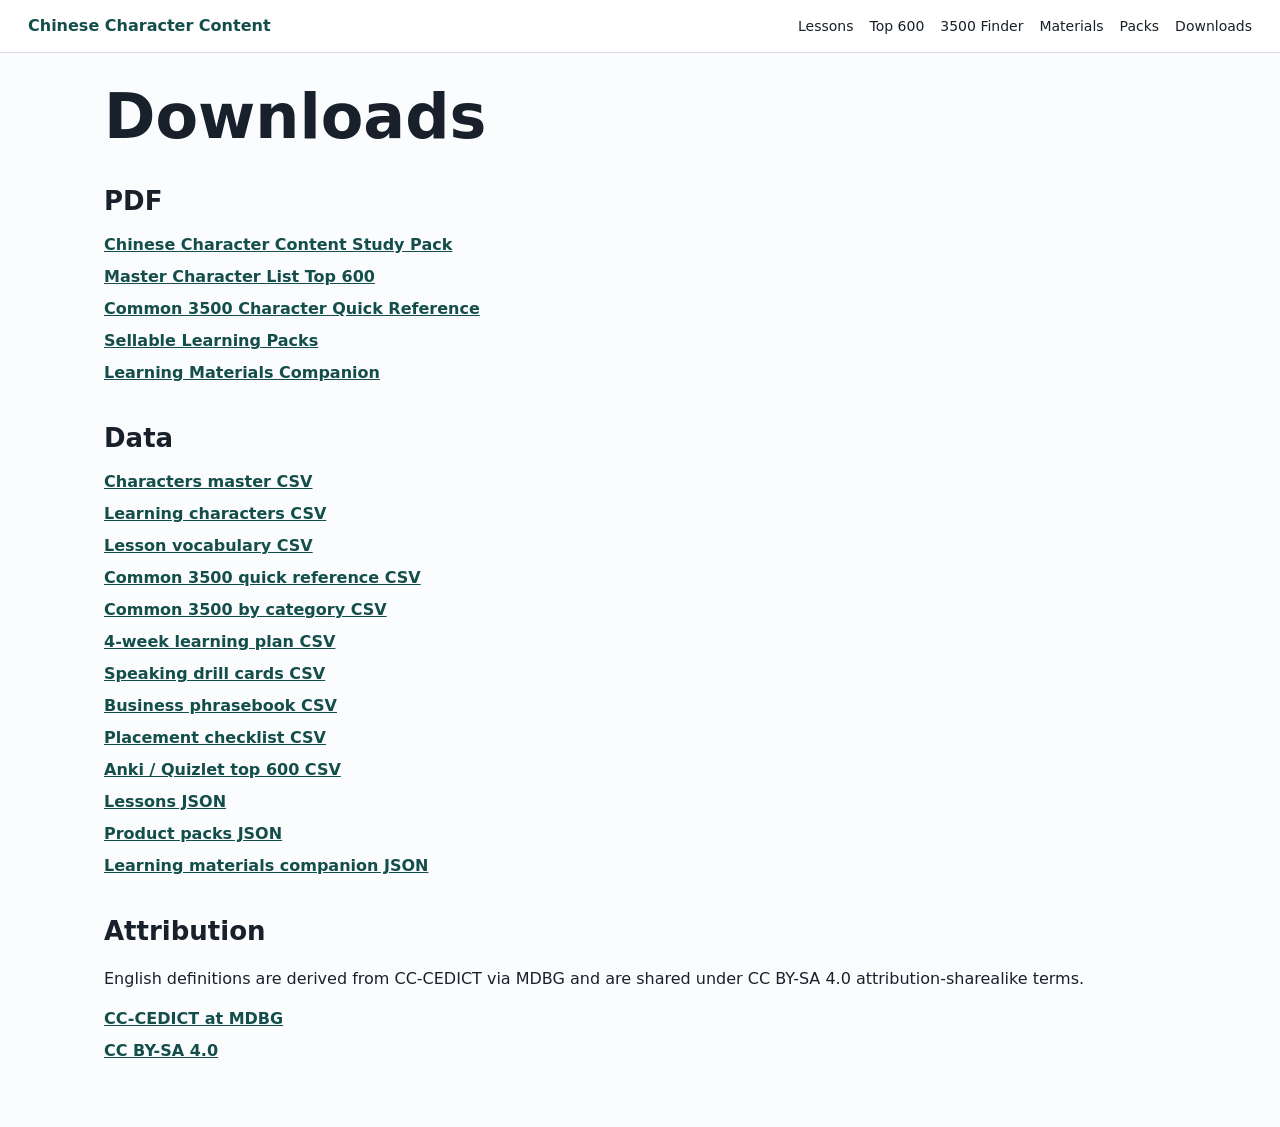
<file: docs/downloads.html>
<!doctype html>
<html lang="en">
<head>
  <meta charset="utf-8">
  <meta name="viewport" content="width=device-width, initial-scale=1">
  <title>Downloads</title>
  <link rel="stylesheet" href="assets/styles.css">
</head>
<body>
  <header class="topbar">
    <a class="brand" href="index.html">Chinese Character Content</a>
    <nav>
      <a href="index.html#lessons">Lessons</a>
      <a href="characters.html">Top 600</a>
      <a href="common-3500.html">3500 Finder</a>
      <a href="materials.html">Materials</a>
      <a href="packs.html">Packs</a>
      <a href="downloads.html">Downloads</a>
    </nav>
  </header>
  <main>

    <h1>Downloads</h1>
    <section class="downloads">
      <h2>PDF</h2>
      <a href="files/pdf/Chinese_Character_Content_Study_Pack.pdf">Chinese Character Content Study Pack</a>
      <a href="files/pdf/Master_Character_List_Top_600.pdf">Master Character List Top 600</a>
      <a href="files/pdf/Common_3500_Character_Quick_Reference.pdf">Common 3500 Character Quick Reference</a>
      <a href="files/pdf/Sellable_Learning_Packs.pdf">Sellable Learning Packs</a>
      <a href="files/pdf/Learning_Materials_Companion.pdf">Learning Materials Companion</a>
      <h2>Data</h2>
      <a href="files/data/characters_master.csv">Characters master CSV</a>
      <a href="files/data/learning_characters.csv">Learning characters CSV</a>
      <a href="files/data/lesson_vocabulary.csv">Lesson vocabulary CSV</a>
      <a href="files/data/common_3500_quick_reference.csv">Common 3500 quick reference CSV</a>
      <a href="files/data/common_3500_by_category.csv">Common 3500 by category CSV</a>
      <a href="files/data/four_week_plan.csv">4-week learning plan CSV</a>
      <a href="files/data/speaking_drill_cards.csv">Speaking drill cards CSV</a>
      <a href="files/data/business_phrasebook.csv">Business phrasebook CSV</a>
      <a href="files/data/placement_checklist.csv">Placement checklist CSV</a>
      <a href="files/data/anki_top_600.csv">Anki / Quizlet top 600 CSV</a>
      <a href="files/content/lessons.json">Lessons JSON</a>
      <a href="files/content/product_packs.json">Product packs JSON</a>
      <a href="files/content/learning_materials_companion.json">Learning materials companion JSON</a>
      <h2>Attribution</h2>
      <p>English definitions are derived from CC-CEDICT via MDBG and are shared under CC BY-SA 4.0 attribution-sharealike terms.</p>
      <a href="https://www.mdbg.net/chinese/dictionary?page=cc-cedict">CC-CEDICT at MDBG</a>
      <a href="https://creativecommons.org/licenses/by-sa/4.0/">CC BY-SA 4.0</a>
    </section>

  </main>
</body>
</html>
</file>
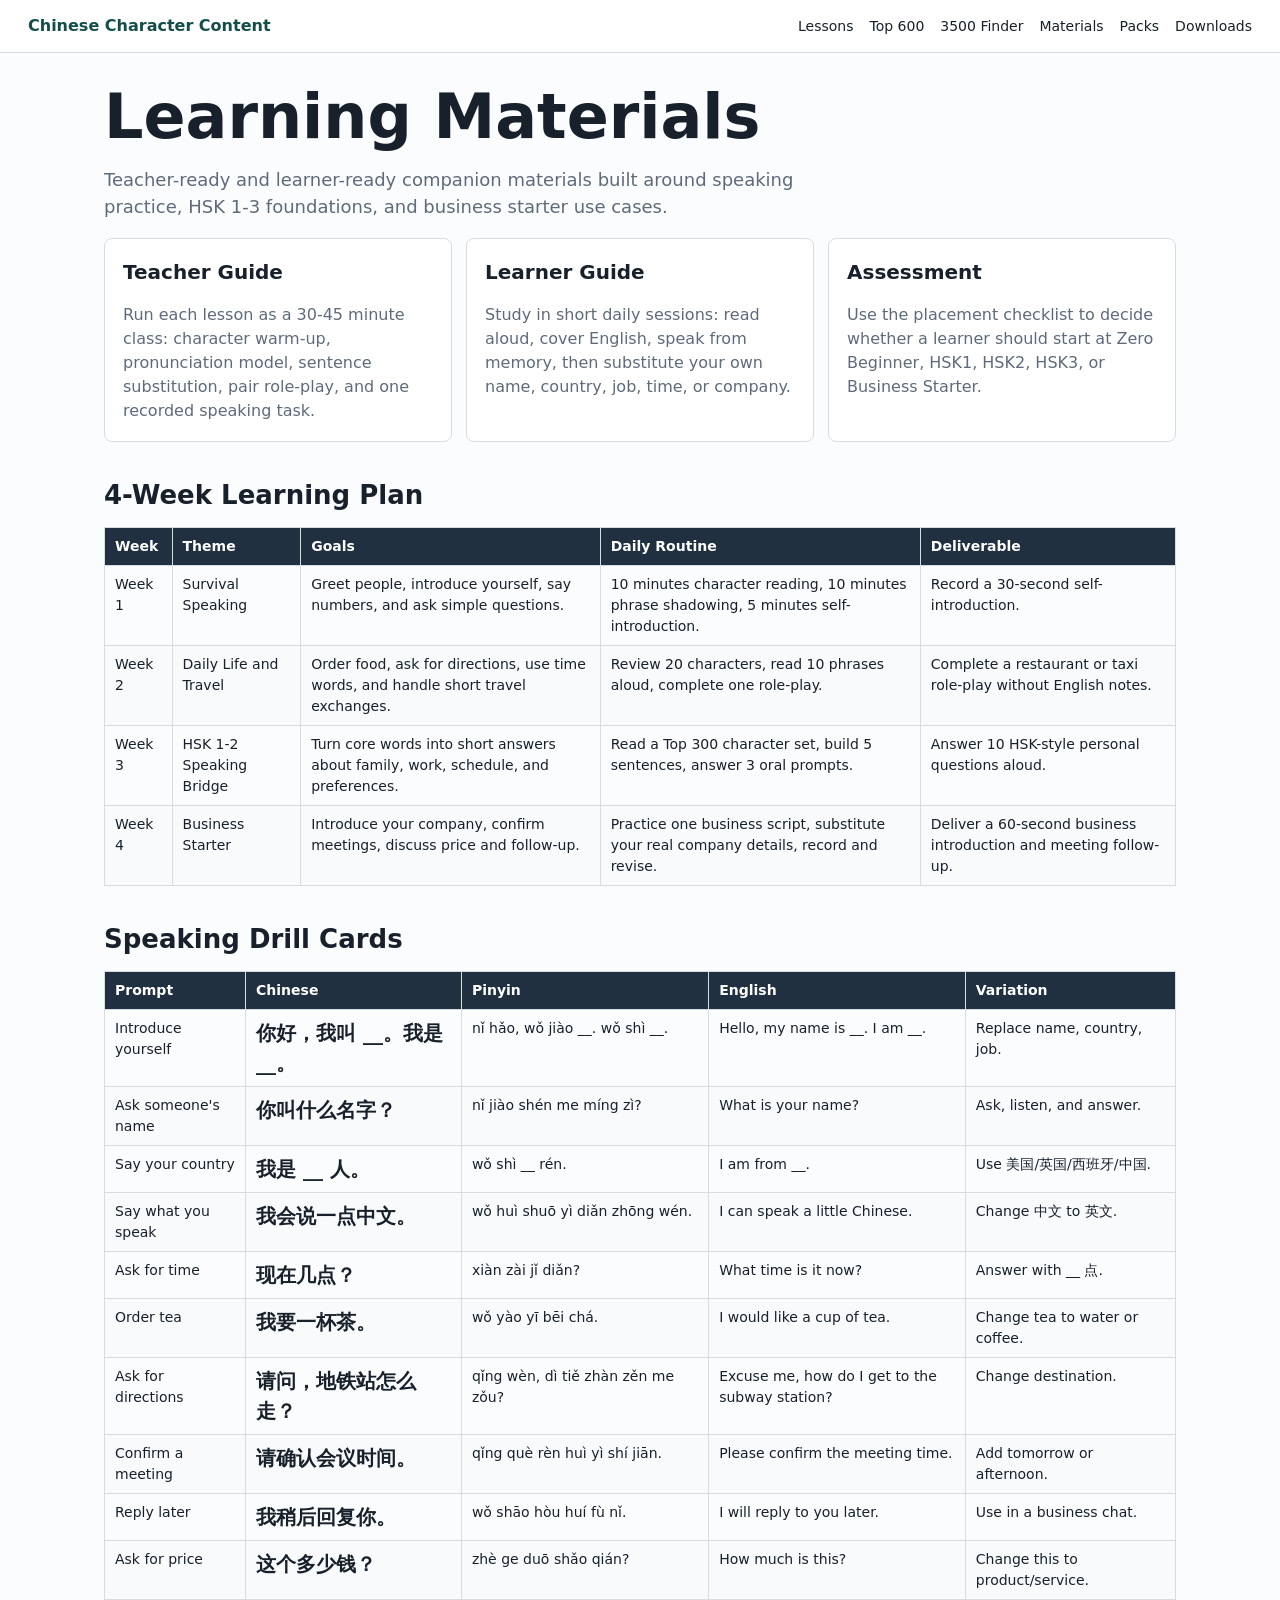
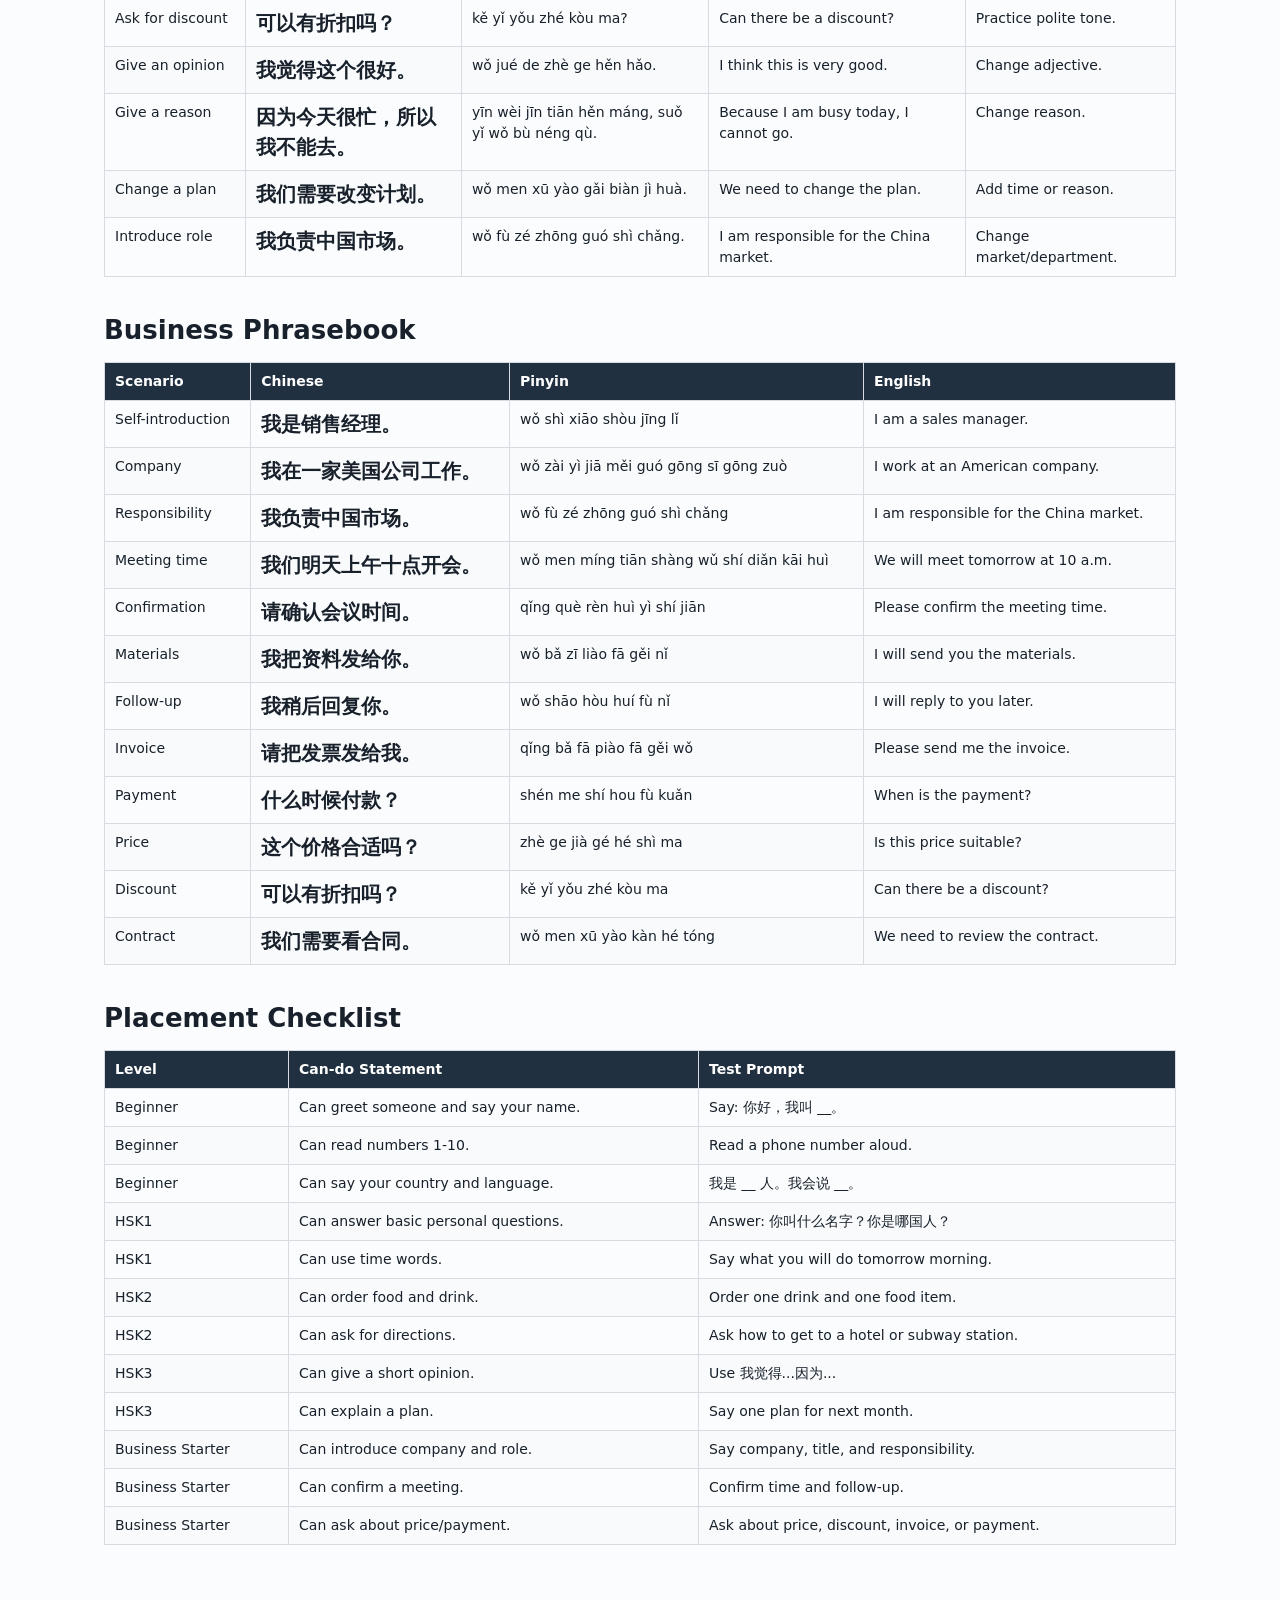
<file: docs/materials.html>
<!doctype html>
<html lang="en">
<head>
  <meta charset="utf-8">
  <meta name="viewport" content="width=device-width, initial-scale=1">
  <title>Learning Materials</title>
  <link rel="stylesheet" href="assets/styles.css">
</head>
<body>
  <header class="topbar">
    <a class="brand" href="index.html">Chinese Character Content</a>
    <nav>
      <a href="index.html#lessons">Lessons</a>
      <a href="characters.html">Top 600</a>
      <a href="common-3500.html">3500 Finder</a>
      <a href="materials.html">Materials</a>
      <a href="packs.html">Packs</a>
      <a href="downloads.html">Downloads</a>
    </nav>
  </header>
  <main>

    <h1>Learning Materials</h1>
    <p class="lead">Teacher-ready and learner-ready companion materials built around speaking practice, HSK 1-3 foundations, and business starter use cases.</p>
    <section class="grid">
      <article class="tile"><h3>Teacher Guide</h3><p>Run each lesson as a 30-45 minute class: character warm-up, pronunciation model, sentence substitution, pair role-play, and one recorded speaking task.</p></article>
      <article class="tile"><h3>Learner Guide</h3><p>Study in short daily sessions: read aloud, cover English, speak from memory, then substitute your own name, country, job, time, or company.</p></article>
      <article class="tile"><h3>Assessment</h3><p>Use the placement checklist to decide whether a learner should start at Zero Beginner, HSK1, HSK2, HSK3, or Business Starter.</p></article>
    </section>
    <section>
      <h2>4-Week Learning Plan</h2>
      <table><thead><tr><th>Week</th><th>Theme</th><th>Goals</th><th>Daily Routine</th><th>Deliverable</th></tr></thead><tbody><tr><td>Week 1</td><td>Survival Speaking</td><td>Greet people, introduce yourself, say numbers, and ask simple questions.</td><td>10 minutes character reading, 10 minutes phrase shadowing, 5 minutes self-introduction.</td><td>Record a 30-second self-introduction.</td></tr>
<tr><td>Week 2</td><td>Daily Life and Travel</td><td>Order food, ask for directions, use time words, and handle short travel exchanges.</td><td>Review 20 characters, read 10 phrases aloud, complete one role-play.</td><td>Complete a restaurant or taxi role-play without English notes.</td></tr>
<tr><td>Week 3</td><td>HSK 1-2 Speaking Bridge</td><td>Turn core words into short answers about family, work, schedule, and preferences.</td><td>Read a Top 300 character set, build 5 sentences, answer 3 oral prompts.</td><td>Answer 10 HSK-style personal questions aloud.</td></tr>
<tr><td>Week 4</td><td>Business Starter</td><td>Introduce your company, confirm meetings, discuss price and follow-up.</td><td>Practice one business script, substitute your real company details, record and revise.</td><td>Deliver a 60-second business introduction and meeting follow-up.</td></tr></tbody></table>
    </section>
    <section>
      <h2>Speaking Drill Cards</h2>
      <table><thead><tr><th>Prompt</th><th>Chinese</th><th>Pinyin</th><th>English</th><th>Variation</th></tr></thead><tbody><tr><td>Introduce yourself</td><td class='han'>你好，我叫 __。我是 __。</td><td>nǐ hǎo, wǒ jiào __. wǒ shì __.</td><td>Hello, my name is __. I am __.</td><td>Replace name, country, job.</td></tr>
<tr><td>Ask someone&#x27;s name</td><td class='han'>你叫什么名字？</td><td>nǐ jiào shén me míng zì?</td><td>What is your name?</td><td>Ask, listen, and answer.</td></tr>
<tr><td>Say your country</td><td class='han'>我是 __ 人。</td><td>wǒ shì __ rén.</td><td>I am from __.</td><td>Use 美国/英国/西班牙/中国.</td></tr>
<tr><td>Say what you speak</td><td class='han'>我会说一点中文。</td><td>wǒ huì shuō yì diǎn zhōng wén.</td><td>I can speak a little Chinese.</td><td>Change 中文 to 英文.</td></tr>
<tr><td>Ask for time</td><td class='han'>现在几点？</td><td>xiàn zài jǐ diǎn?</td><td>What time is it now?</td><td>Answer with __ 点.</td></tr>
<tr><td>Order tea</td><td class='han'>我要一杯茶。</td><td>wǒ yào yī bēi chá.</td><td>I would like a cup of tea.</td><td>Change tea to water or coffee.</td></tr>
<tr><td>Ask for directions</td><td class='han'>请问，地铁站怎么走？</td><td>qǐng wèn, dì tiě zhàn zěn me zǒu?</td><td>Excuse me, how do I get to the subway station?</td><td>Change destination.</td></tr>
<tr><td>Confirm a meeting</td><td class='han'>请确认会议时间。</td><td>qǐng què rèn huì yì shí jiān.</td><td>Please confirm the meeting time.</td><td>Add tomorrow or afternoon.</td></tr>
<tr><td>Reply later</td><td class='han'>我稍后回复你。</td><td>wǒ shāo hòu huí fù nǐ.</td><td>I will reply to you later.</td><td>Use in a business chat.</td></tr>
<tr><td>Ask for price</td><td class='han'>这个多少钱？</td><td>zhè ge duō shǎo qián?</td><td>How much is this?</td><td>Change this to product/service.</td></tr>
<tr><td>Ask for discount</td><td class='han'>可以有折扣吗？</td><td>kě yǐ yǒu zhé kòu ma?</td><td>Can there be a discount?</td><td>Practice polite tone.</td></tr>
<tr><td>Give an opinion</td><td class='han'>我觉得这个很好。</td><td>wǒ jué de zhè ge hěn hǎo.</td><td>I think this is very good.</td><td>Change adjective.</td></tr>
<tr><td>Give a reason</td><td class='han'>因为今天很忙，所以我不能去。</td><td>yīn wèi jīn tiān hěn máng, suǒ yǐ wǒ bù néng qù.</td><td>Because I am busy today, I cannot go.</td><td>Change reason.</td></tr>
<tr><td>Change a plan</td><td class='han'>我们需要改变计划。</td><td>wǒ men xū yào gǎi biàn jì huà.</td><td>We need to change the plan.</td><td>Add time or reason.</td></tr>
<tr><td>Introduce role</td><td class='han'>我负责中国市场。</td><td>wǒ fù zé zhōng guó shì chǎng.</td><td>I am responsible for the China market.</td><td>Change market/department.</td></tr></tbody></table>
    </section>
    <section>
      <h2>Business Phrasebook</h2>
      <table><thead><tr><th>Scenario</th><th>Chinese</th><th>Pinyin</th><th>English</th></tr></thead><tbody><tr><td>Self-introduction</td><td class='han'>我是销售经理。</td><td>wǒ shì xiāo shòu jīng lǐ</td><td>I am a sales manager.</td></tr>
<tr><td>Company</td><td class='han'>我在一家美国公司工作。</td><td>wǒ zài yì jiā měi guó gōng sī gōng zuò</td><td>I work at an American company.</td></tr>
<tr><td>Responsibility</td><td class='han'>我负责中国市场。</td><td>wǒ fù zé zhōng guó shì chǎng</td><td>I am responsible for the China market.</td></tr>
<tr><td>Meeting time</td><td class='han'>我们明天上午十点开会。</td><td>wǒ men míng tiān shàng wǔ shí diǎn kāi huì</td><td>We will meet tomorrow at 10 a.m.</td></tr>
<tr><td>Confirmation</td><td class='han'>请确认会议时间。</td><td>qǐng què rèn huì yì shí jiān</td><td>Please confirm the meeting time.</td></tr>
<tr><td>Materials</td><td class='han'>我把资料发给你。</td><td>wǒ bǎ zī liào fā gěi nǐ</td><td>I will send you the materials.</td></tr>
<tr><td>Follow-up</td><td class='han'>我稍后回复你。</td><td>wǒ shāo hòu huí fù nǐ</td><td>I will reply to you later.</td></tr>
<tr><td>Invoice</td><td class='han'>请把发票发给我。</td><td>qǐng bǎ fā piào fā gěi wǒ</td><td>Please send me the invoice.</td></tr>
<tr><td>Payment</td><td class='han'>什么时候付款？</td><td>shén me shí hou fù kuǎn</td><td>When is the payment?</td></tr>
<tr><td>Price</td><td class='han'>这个价格合适吗？</td><td>zhè ge jià gé hé shì ma</td><td>Is this price suitable?</td></tr>
<tr><td>Discount</td><td class='han'>可以有折扣吗？</td><td>kě yǐ yǒu zhé kòu ma</td><td>Can there be a discount?</td></tr>
<tr><td>Contract</td><td class='han'>我们需要看合同。</td><td>wǒ men xū yào kàn hé tóng</td><td>We need to review the contract.</td></tr></tbody></table>
    </section>
    <section>
      <h2>Placement Checklist</h2>
      <table><thead><tr><th>Level</th><th>Can-do Statement</th><th>Test Prompt</th></tr></thead><tbody><tr><td>Beginner</td><td>Can greet someone and say your name.</td><td>Say: 你好，我叫 __。</td></tr>
<tr><td>Beginner</td><td>Can read numbers 1-10.</td><td>Read a phone number aloud.</td></tr>
<tr><td>Beginner</td><td>Can say your country and language.</td><td>我是 __ 人。我会说 __。</td></tr>
<tr><td>HSK1</td><td>Can answer basic personal questions.</td><td>Answer: 你叫什么名字？你是哪国人？</td></tr>
<tr><td>HSK1</td><td>Can use time words.</td><td>Say what you will do tomorrow morning.</td></tr>
<tr><td>HSK2</td><td>Can order food and drink.</td><td>Order one drink and one food item.</td></tr>
<tr><td>HSK2</td><td>Can ask for directions.</td><td>Ask how to get to a hotel or subway station.</td></tr>
<tr><td>HSK3</td><td>Can give a short opinion.</td><td>Use 我觉得...因为...</td></tr>
<tr><td>HSK3</td><td>Can explain a plan.</td><td>Say one plan for next month.</td></tr>
<tr><td>Business Starter</td><td>Can introduce company and role.</td><td>Say company, title, and responsibility.</td></tr>
<tr><td>Business Starter</td><td>Can confirm a meeting.</td><td>Confirm time and follow-up.</td></tr>
<tr><td>Business Starter</td><td>Can ask about price/payment.</td><td>Ask about price, discount, invoice, or payment.</td></tr></tbody></table>
    </section>

  </main>
</body>
</html>
</file>
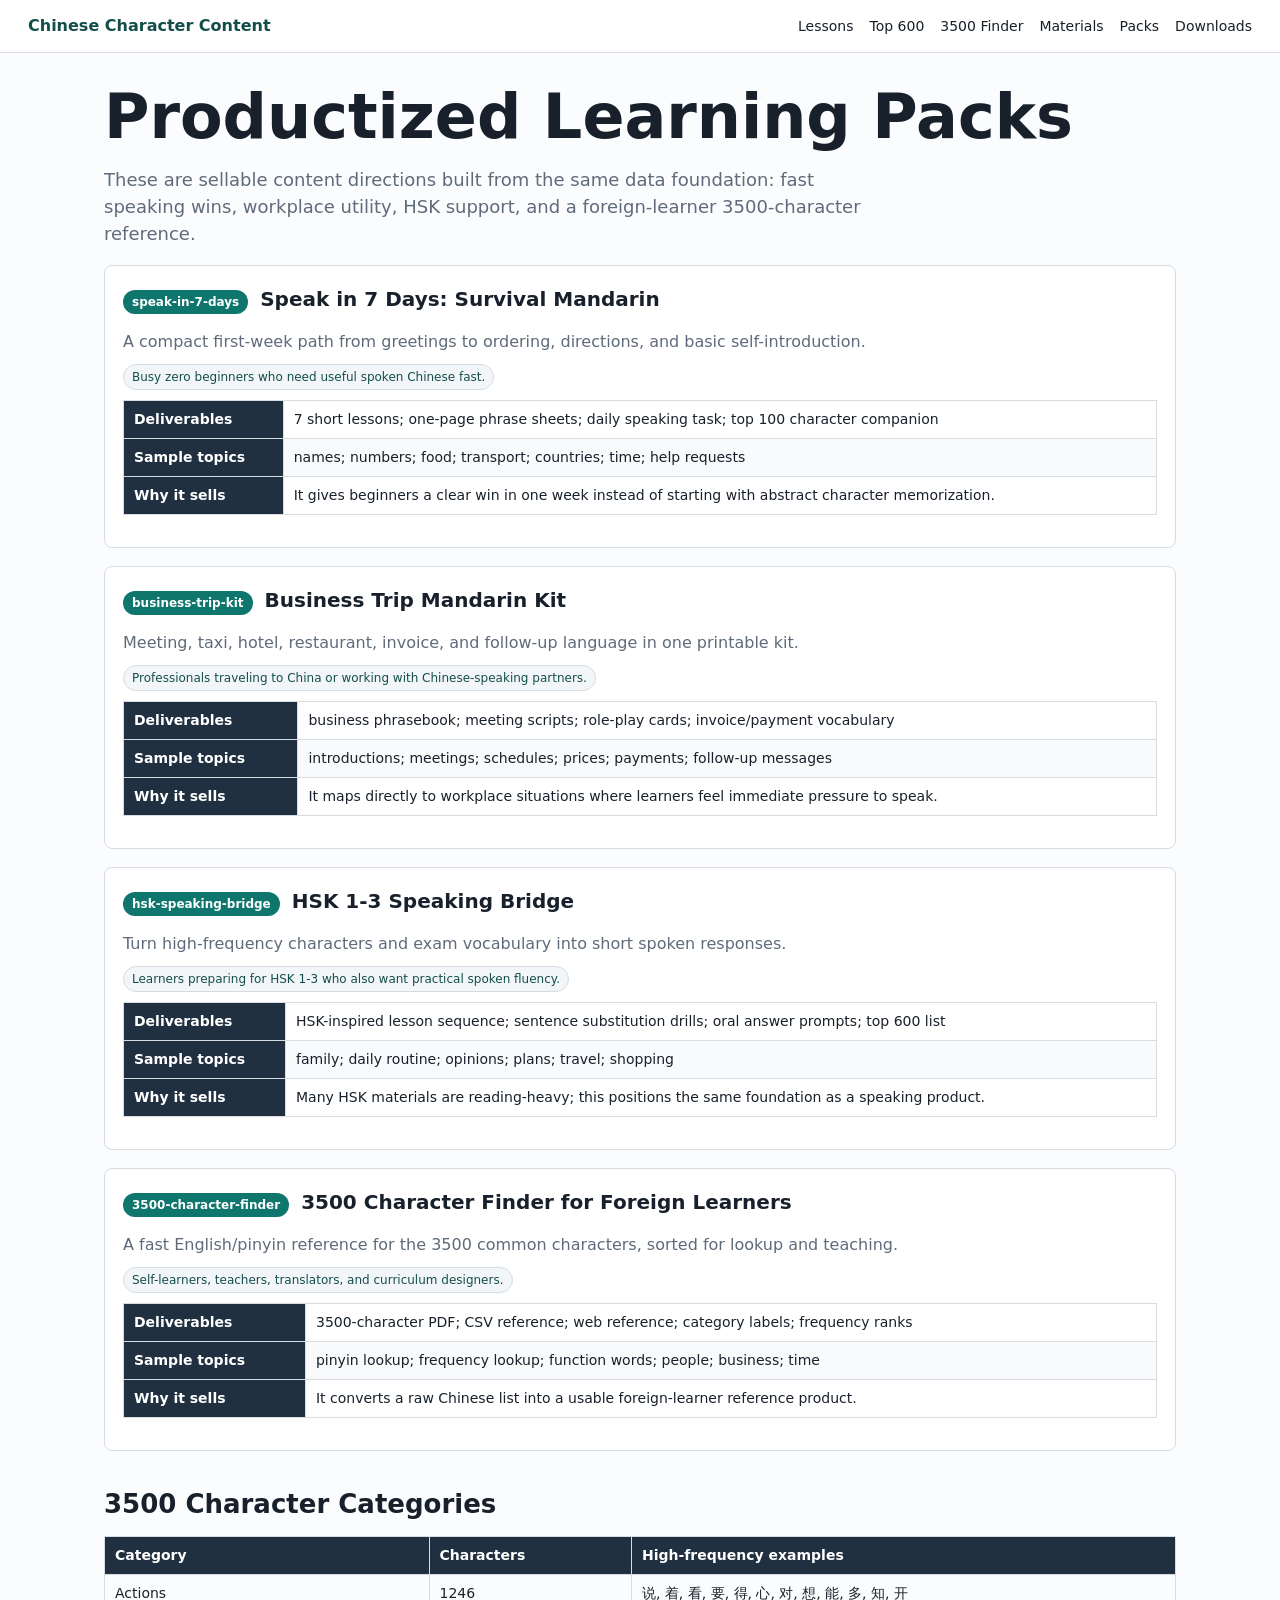
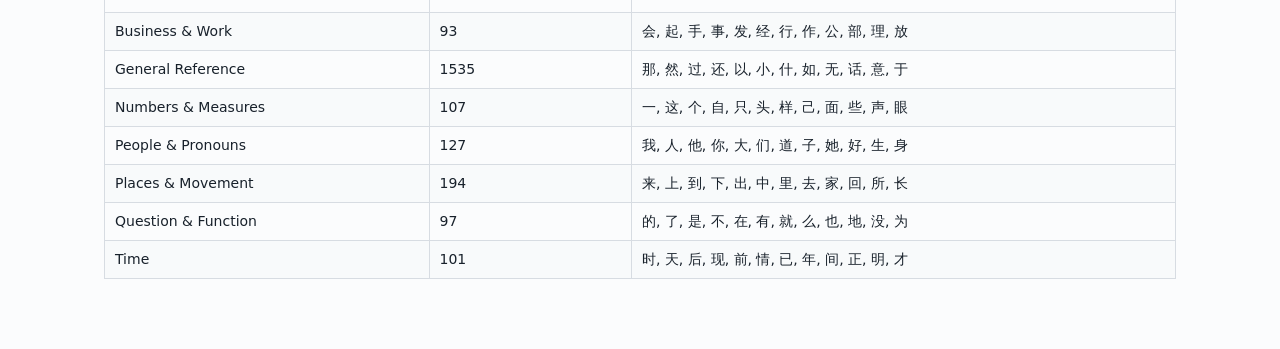
<file: docs/packs.html>
<!doctype html>
<html lang="en">
<head>
  <meta charset="utf-8">
  <meta name="viewport" content="width=device-width, initial-scale=1">
  <title>Productized Learning Packs</title>
  <link rel="stylesheet" href="assets/styles.css">
</head>
<body>
  <header class="topbar">
    <a class="brand" href="index.html">Chinese Character Content</a>
    <nav>
      <a href="index.html#lessons">Lessons</a>
      <a href="characters.html">Top 600</a>
      <a href="common-3500.html">3500 Finder</a>
      <a href="materials.html">Materials</a>
      <a href="packs.html">Packs</a>
      <a href="downloads.html">Downloads</a>
    </nav>
  </header>
  <main>

    <h1>Productized Learning Packs</h1>
    <p class="lead">These are sellable content directions built from the same data foundation: fast speaking wins, workplace utility, HSK support, and a foreign-learner 3500-character reference.</p>
    <section>
        <article class="lesson">
          <div class="lesson-head"><span>speak-in-7-days</span><h3>Speak in 7 Days: Survival Mandarin</h3></div>
          <p class="goal">A compact first-week path from greetings to ordering, directions, and basic self-introduction.</p>
          <div class="pack-meta"><span class="badge">Busy zero beginners who need useful spoken Chinese fast.</span></div>
          <table>
            <tbody>
              <tr><th>Deliverables</th><td>7 short lessons; one-page phrase sheets; daily speaking task; top 100 character companion</td></tr>
              <tr><th>Sample topics</th><td>names; numbers; food; transport; countries; time; help requests</td></tr>
              <tr><th>Why it sells</th><td>It gives beginners a clear win in one week instead of starting with abstract character memorization.</td></tr>
            </tbody>
          </table>
        </article>
        

        <article class="lesson">
          <div class="lesson-head"><span>business-trip-kit</span><h3>Business Trip Mandarin Kit</h3></div>
          <p class="goal">Meeting, taxi, hotel, restaurant, invoice, and follow-up language in one printable kit.</p>
          <div class="pack-meta"><span class="badge">Professionals traveling to China or working with Chinese-speaking partners.</span></div>
          <table>
            <tbody>
              <tr><th>Deliverables</th><td>business phrasebook; meeting scripts; role-play cards; invoice/payment vocabulary</td></tr>
              <tr><th>Sample topics</th><td>introductions; meetings; schedules; prices; payments; follow-up messages</td></tr>
              <tr><th>Why it sells</th><td>It maps directly to workplace situations where learners feel immediate pressure to speak.</td></tr>
            </tbody>
          </table>
        </article>
        

        <article class="lesson">
          <div class="lesson-head"><span>hsk-speaking-bridge</span><h3>HSK 1-3 Speaking Bridge</h3></div>
          <p class="goal">Turn high-frequency characters and exam vocabulary into short spoken responses.</p>
          <div class="pack-meta"><span class="badge">Learners preparing for HSK 1-3 who also want practical spoken fluency.</span></div>
          <table>
            <tbody>
              <tr><th>Deliverables</th><td>HSK-inspired lesson sequence; sentence substitution drills; oral answer prompts; top 600 list</td></tr>
              <tr><th>Sample topics</th><td>family; daily routine; opinions; plans; travel; shopping</td></tr>
              <tr><th>Why it sells</th><td>Many HSK materials are reading-heavy; this positions the same foundation as a speaking product.</td></tr>
            </tbody>
          </table>
        </article>
        

        <article class="lesson">
          <div class="lesson-head"><span>3500-character-finder</span><h3>3500 Character Finder for Foreign Learners</h3></div>
          <p class="goal">A fast English/pinyin reference for the 3500 common characters, sorted for lookup and teaching.</p>
          <div class="pack-meta"><span class="badge">Self-learners, teachers, translators, and curriculum designers.</span></div>
          <table>
            <tbody>
              <tr><th>Deliverables</th><td>3500-character PDF; CSV reference; web reference; category labels; frequency ranks</td></tr>
              <tr><th>Sample topics</th><td>pinyin lookup; frequency lookup; function words; people; business; time</td></tr>
              <tr><th>Why it sells</th><td>It converts a raw Chinese list into a usable foreign-learner reference product.</td></tr>
            </tbody>
          </table>
        </article>
        </section>
    <section>
      <h2>3500 Character Categories</h2>
      <table>
        <thead><tr><th>Category</th><th>Characters</th><th>High-frequency examples</th></tr></thead>
        <tbody><tr><td>Actions</td><td>1246</td><td>说, 着, 看, 要, 得, 心, 对, 想, 能, 多, 知, 开</td></tr>
<tr><td>Business &amp; Work</td><td>93</td><td>会, 起, 手, 事, 发, 经, 行, 作, 公, 部, 理, 放</td></tr>
<tr><td>General Reference</td><td>1535</td><td>那, 然, 过, 还, 以, 小, 什, 如, 无, 话, 意, 于</td></tr>
<tr><td>Numbers &amp; Measures</td><td>107</td><td>一, 这, 个, 自, 只, 头, 样, 己, 面, 些, 声, 眼</td></tr>
<tr><td>People &amp; Pronouns</td><td>127</td><td>我, 人, 他, 你, 大, 们, 道, 子, 她, 好, 生, 身</td></tr>
<tr><td>Places &amp; Movement</td><td>194</td><td>来, 上, 到, 下, 出, 中, 里, 去, 家, 回, 所, 长</td></tr>
<tr><td>Question &amp; Function</td><td>97</td><td>的, 了, 是, 不, 在, 有, 就, 么, 也, 地, 没, 为</td></tr>
<tr><td>Time</td><td>101</td><td>时, 天, 后, 现, 前, 情, 已, 年, 间, 正, 明, 才</td></tr></tbody>
      </table>
    </section>

  </main>
</body>
</html>
</file>
<file: docs/assets/styles.css>
:root {
  color-scheme: light;
  --ink: #18212b;
  --muted: #5f6b7a;
  --line: #d7dce2;
  --paper: #ffffff;
  --band: #f3f6f8;
  --accent: #0f766e;
  --accent-dark: #134e4a;
}
* { box-sizing: border-box; }
body {
  margin: 0;
  font-family: Inter, ui-sans-serif, system-ui, -apple-system, BlinkMacSystemFont, "Segoe UI", sans-serif;
  color: var(--ink);
  background: #fbfcfd;
  line-height: 1.5;
}
.topbar {
  position: sticky;
  top: 0;
  z-index: 10;
  display: flex;
  justify-content: space-between;
  align-items: center;
  gap: 24px;
  padding: 14px 28px;
  background: rgba(255,255,255,0.96);
  border-bottom: 1px solid var(--line);
}
.brand { color: var(--accent-dark); font-weight: 760; text-decoration: none; }
nav { display: flex; gap: 16px; flex-wrap: wrap; }
nav a { color: var(--ink); text-decoration: none; font-size: 14px; }
main { max-width: 1120px; margin: 0 auto; padding: 32px 24px 56px; }
.hero {
  display: grid;
  grid-template-columns: minmax(0, 1.3fr) minmax(260px, 0.7fr);
  gap: 32px;
  align-items: end;
  border-bottom: 1px solid var(--line);
  padding-bottom: 26px;
}
h1 { font-size: clamp(34px, 5vw, 62px); line-height: 1.02; margin: 0 0 16px; letter-spacing: 0; }
h2 { margin: 34px 0 12px; font-size: 26px; }
h3 { margin: 0; font-size: 20px; }
h4 { margin: 18px 0 8px; font-size: 14px; color: var(--accent-dark); text-transform: uppercase; }
.lead { font-size: 18px; color: var(--muted); max-width: 760px; }
.stats { display: grid; grid-template-columns: repeat(2, minmax(0, 1fr)); gap: 10px; }
.stat { background: var(--band); border: 1px solid var(--line); padding: 14px; border-radius: 8px; }
.stat strong { display: block; font-size: 24px; color: var(--accent-dark); }
.grid { display: grid; grid-template-columns: repeat(auto-fit, minmax(230px, 1fr)); gap: 14px; }
.tile, .lesson {
  background: var(--paper);
  border: 1px solid var(--line);
  border-radius: 8px;
  padding: 18px;
}
.tile p, .goal { color: var(--muted); margin-bottom: 0; }
.lesson { margin: 18px 0; }
.lesson-head { display: flex; gap: 12px; align-items: baseline; }
.lesson-head span {
  color: white;
  background: var(--accent);
  border-radius: 999px;
  padding: 3px 9px;
  font-size: 12px;
  font-weight: 700;
}
table { width: 100%; border-collapse: collapse; font-size: 14px; margin: 8px 0 14px; }
th, td { border: 1px solid var(--line); padding: 8px 10px; text-align: left; vertical-align: top; }
th { background: #203040; color: white; font-weight: 680; }
tbody tr:nth-child(even) { background: #f8fafb; }
.han { font-size: 20px; font-weight: 720; }
.task { border-left: 4px solid var(--accent); padding-left: 12px; }
.downloads a { display: block; margin: 8px 0; color: var(--accent-dark); font-weight: 700; }
.anchors { display: flex; flex-wrap: wrap; gap: 8px; margin: 18px 0; }
.anchors a {
  min-width: 32px;
  text-align: center;
  text-decoration: none;
  color: var(--accent-dark);
  border: 1px solid var(--line);
  border-radius: 6px;
  padding: 4px 7px;
  background: white;
}
.badge {
  display: inline-block;
  border: 1px solid var(--line);
  border-radius: 999px;
  padding: 3px 8px;
  color: var(--accent-dark);
  background: var(--band);
  font-size: 12px;
}
.pack-meta { display: flex; gap: 8px; flex-wrap: wrap; margin: 10px 0; }
.finder-tools {
  position: sticky;
  top: 58px;
  z-index: 5;
  background: rgba(251,252,253,0.97);
  border: 1px solid var(--line);
  border-radius: 8px;
  padding: 12px;
  margin: 18px 0;
}
.finder-row { display: grid; grid-template-columns: 1.4fr 0.8fr; gap: 10px; }
.finder-tools input, .finder-tools select {
  width: 100%;
  min-height: 40px;
  border: 1px solid var(--line);
  border-radius: 6px;
  padding: 8px 10px;
  font: inherit;
  background: white;
}
.filters { display: flex; flex-wrap: wrap; gap: 8px; margin-top: 10px; }
.filters button {
  border: 1px solid var(--line);
  border-radius: 6px;
  padding: 7px 10px;
  color: var(--ink);
  background: white;
  cursor: pointer;
}
.filters button.active { color: white; background: var(--accent-dark); border-color: var(--accent-dark); }
.finder-count { color: var(--muted); margin: 10px 0 0; font-size: 14px; }
.finder-section { margin: 14px 0; border: 1px solid var(--line); border-radius: 8px; background: white; }
.finder-section summary { cursor: pointer; padding: 13px 16px; font-weight: 760; color: var(--accent-dark); }
.finder-section table { margin: 0; border-left: 0; border-right: 0; border-bottom: 0; }
.char-row.hidden { display: none; }
.examples { color: var(--muted); font-size: 13px; }
@media (max-width: 760px) {
  .topbar { align-items: flex-start; flex-direction: column; }
  .hero { grid-template-columns: 1fr; }
  main { padding: 24px 14px 42px; }
  table { font-size: 13px; }
  th, td { padding: 7px; }
  .finder-tools { top: 104px; }
  .finder-row { grid-template-columns: 1fr; }
}
</file>
